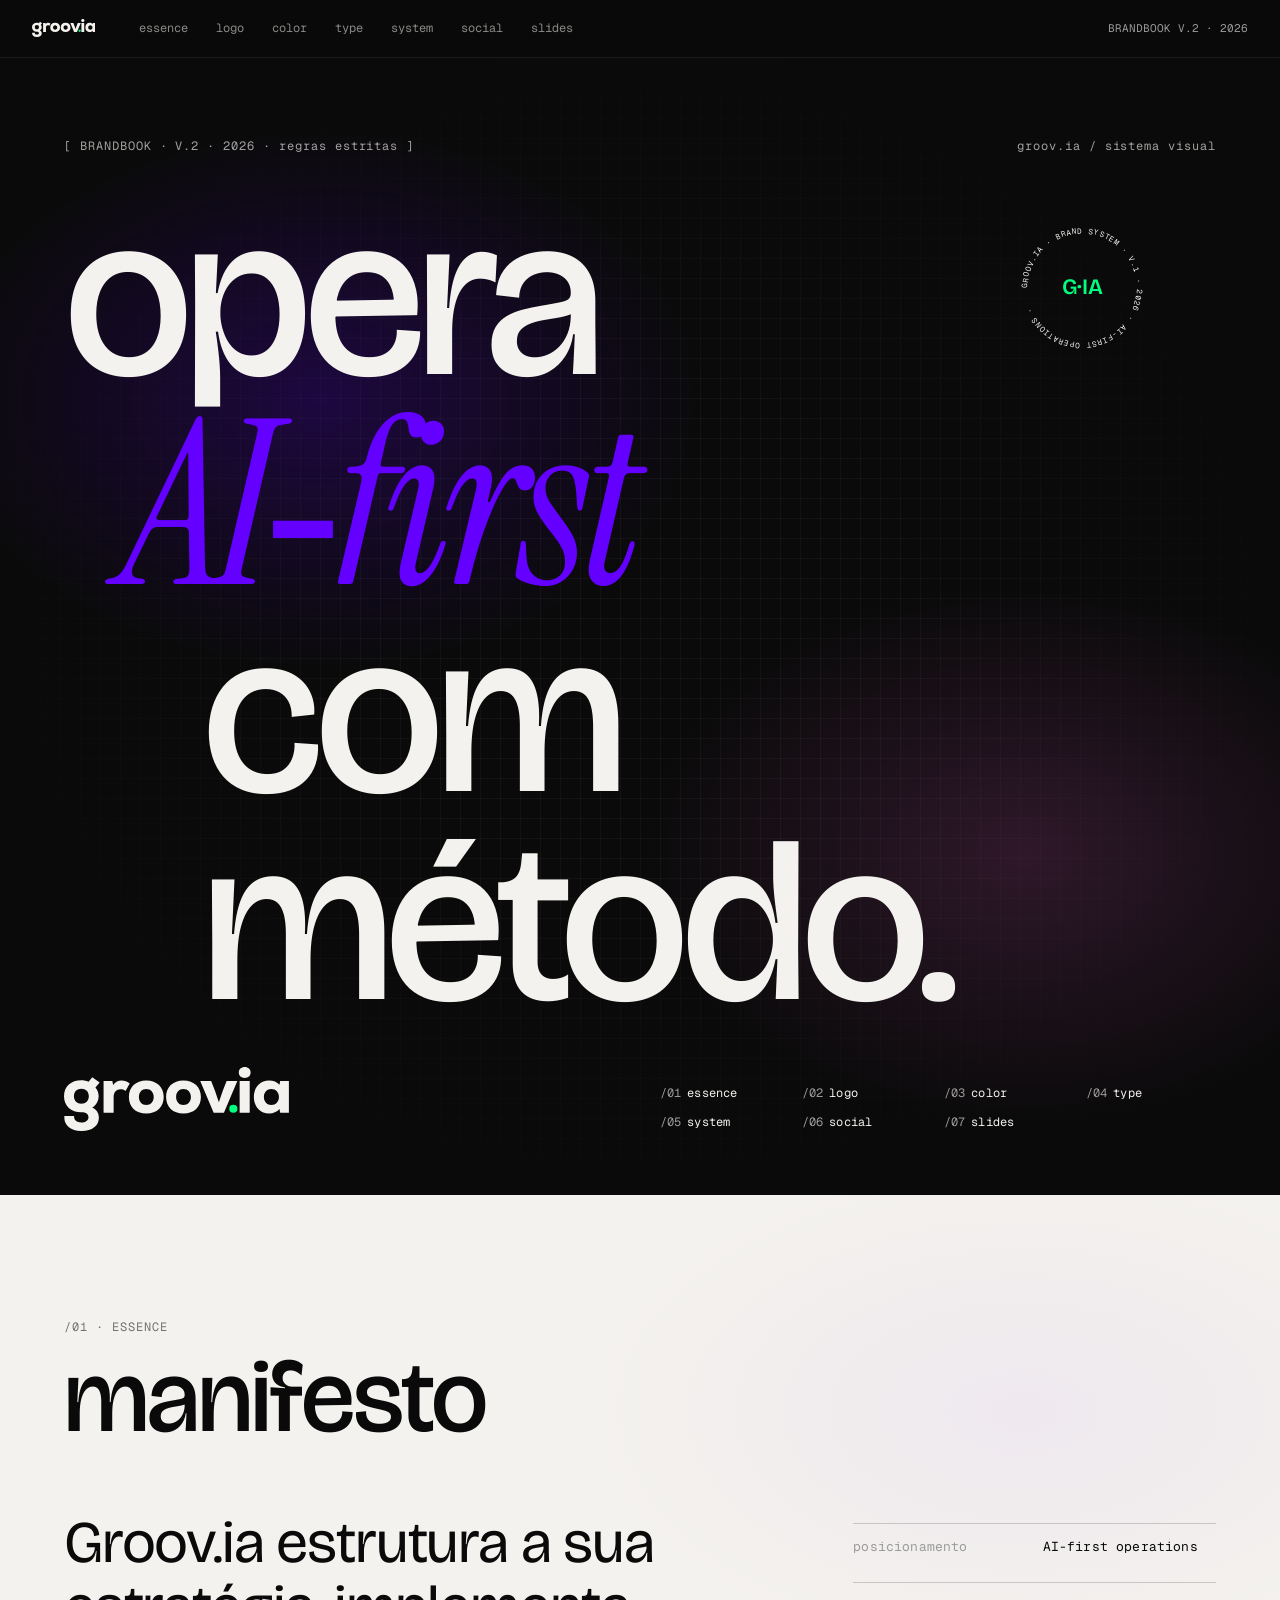
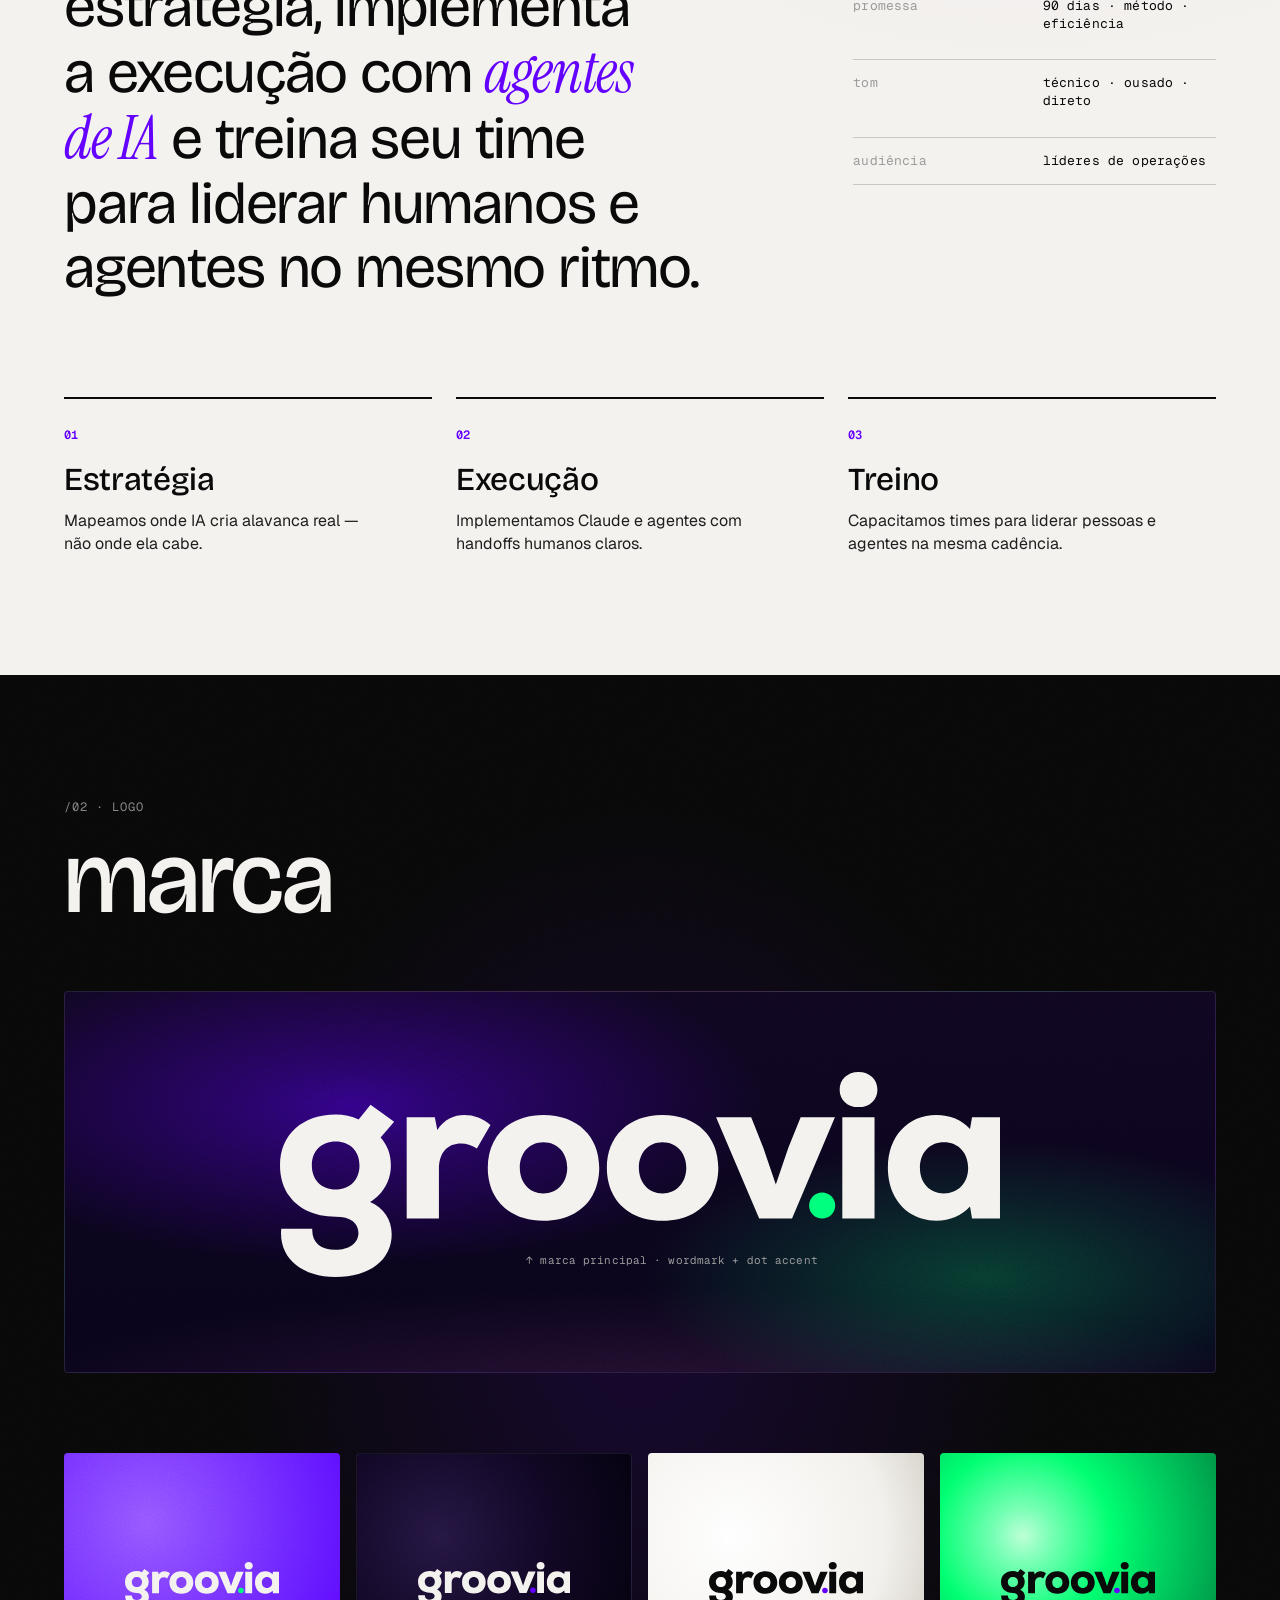
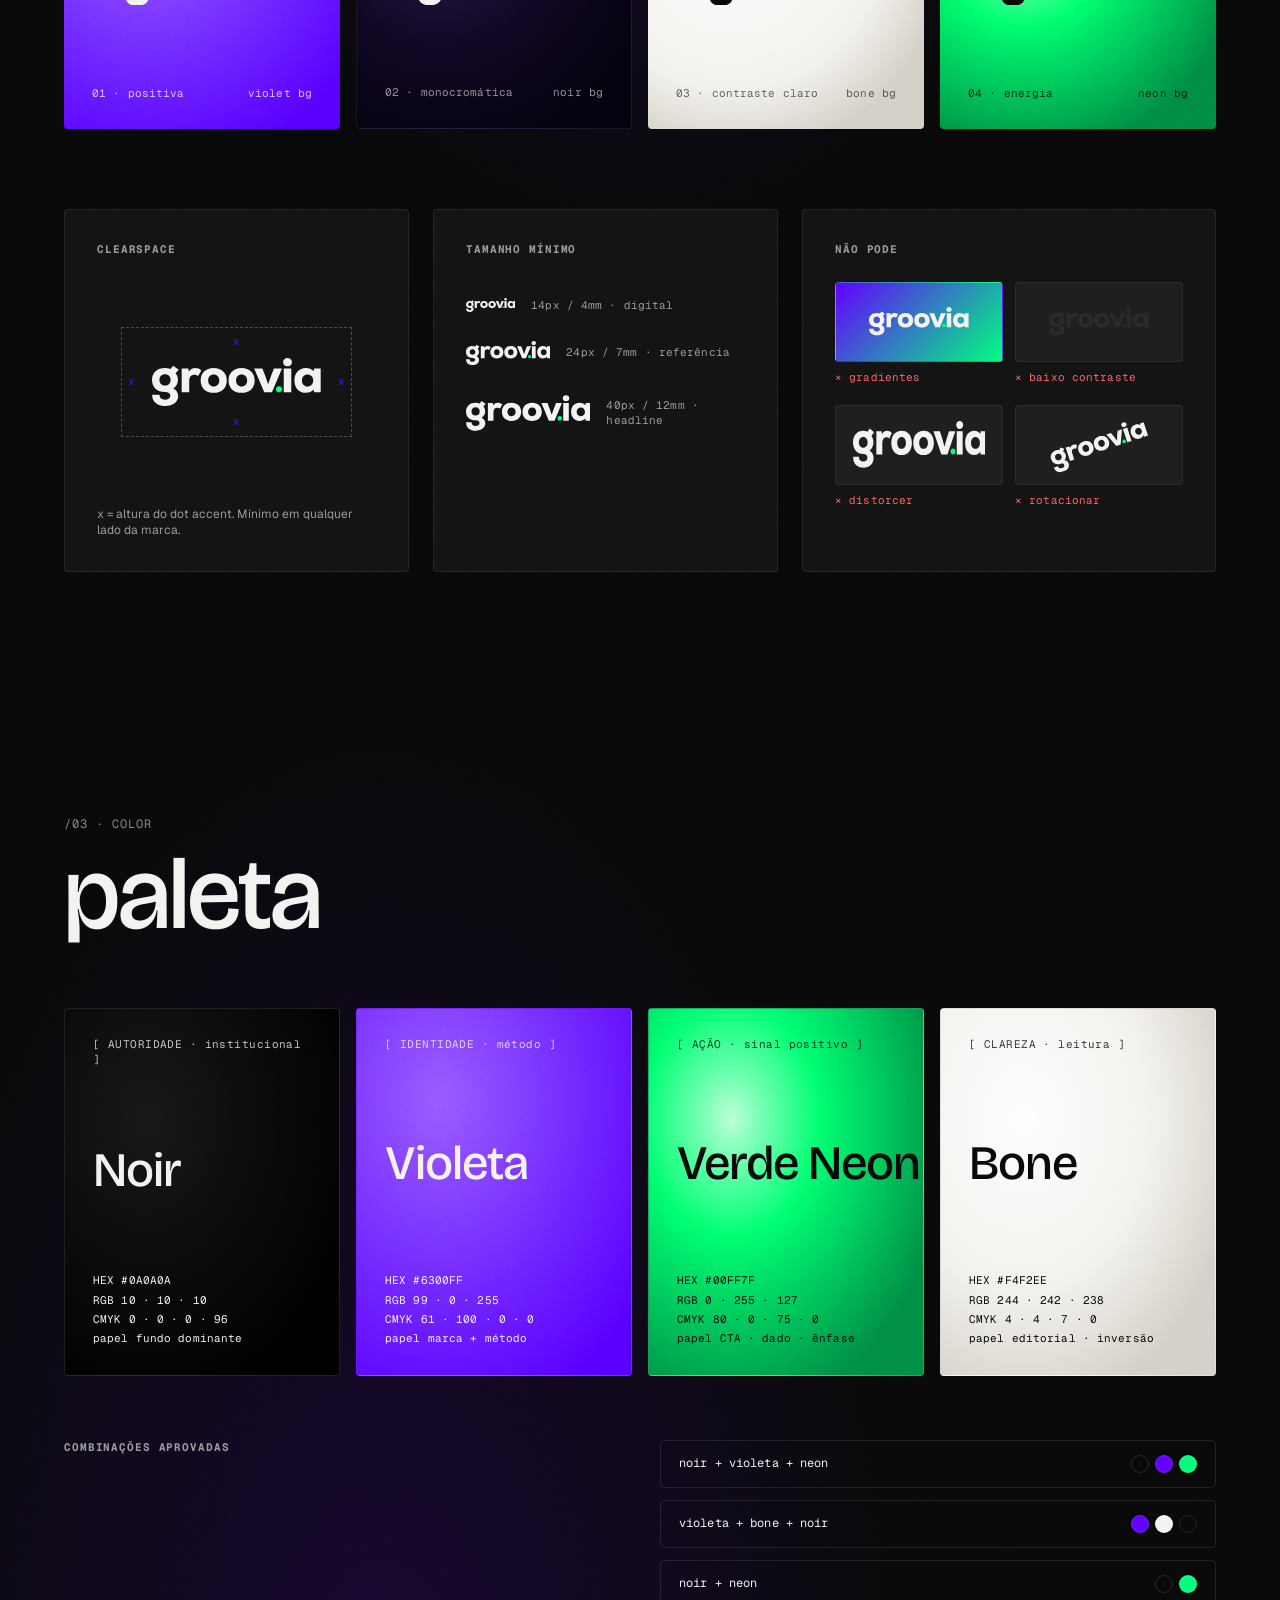
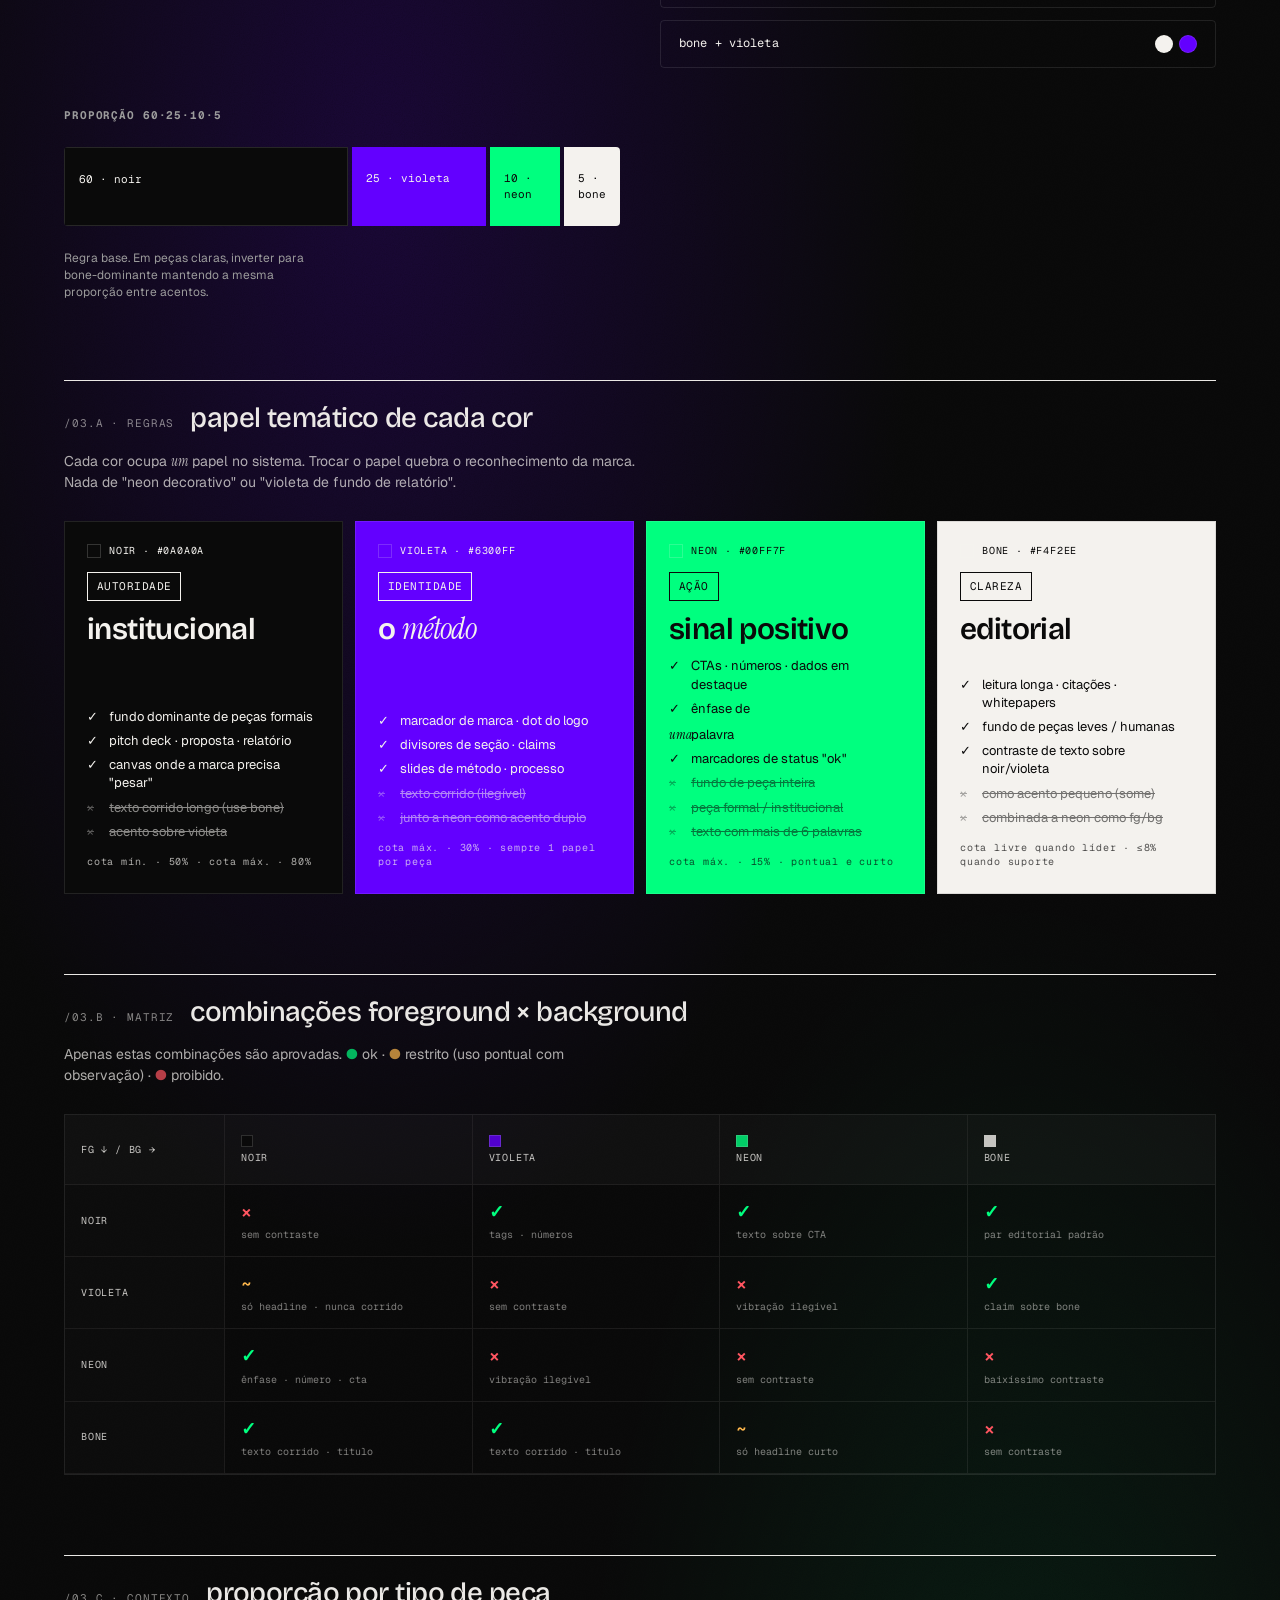
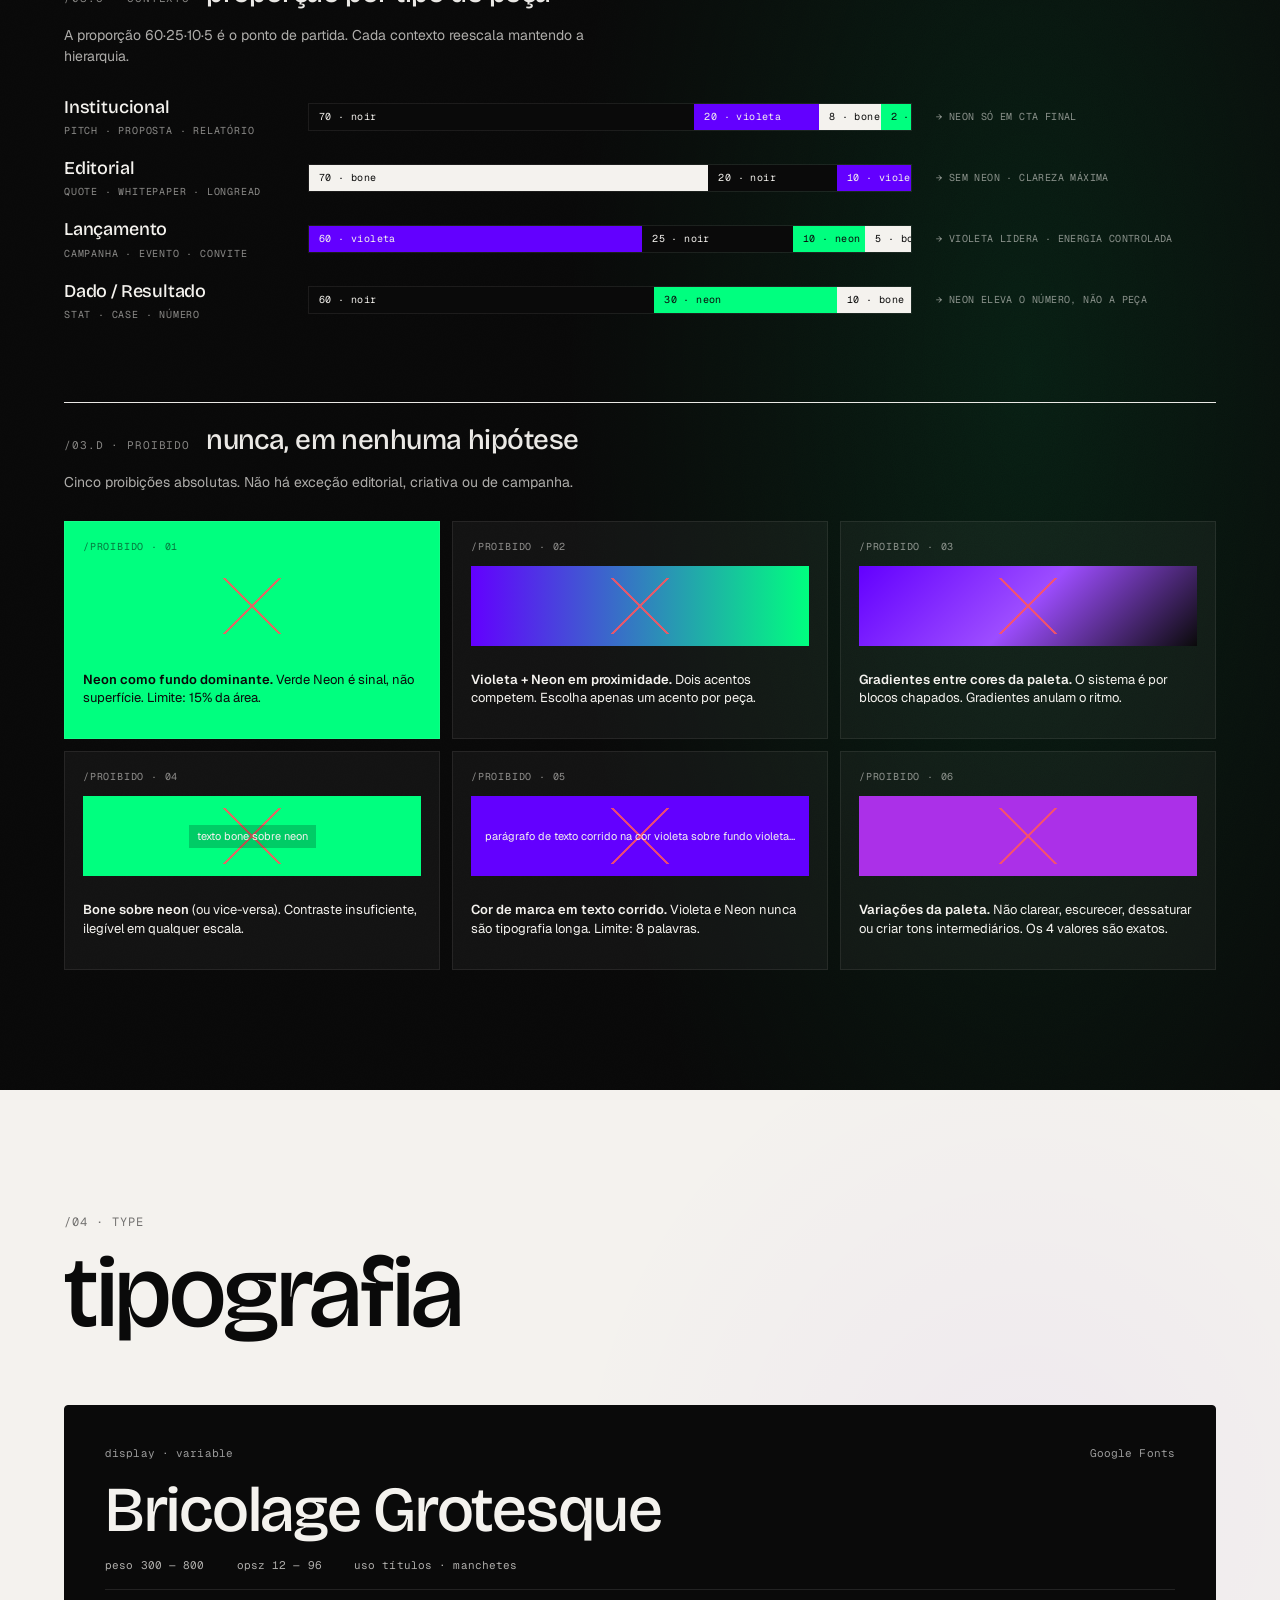
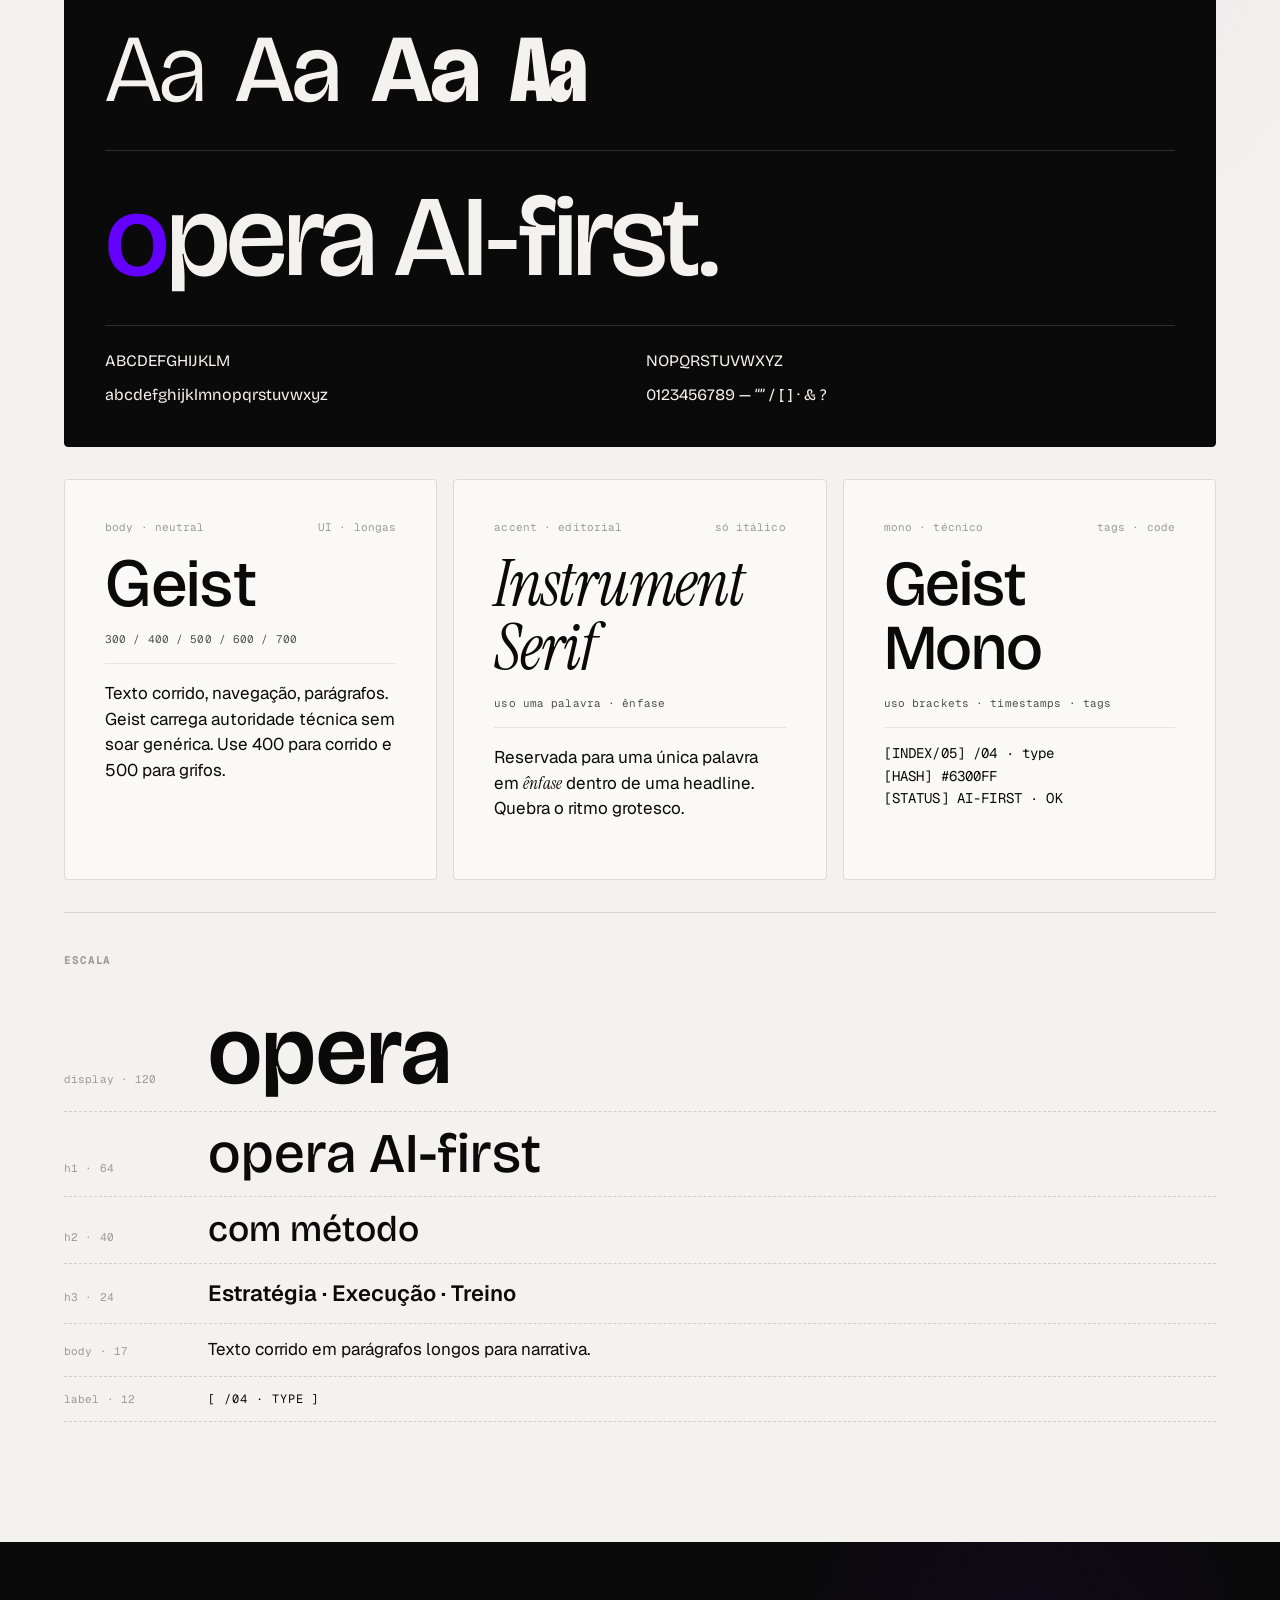
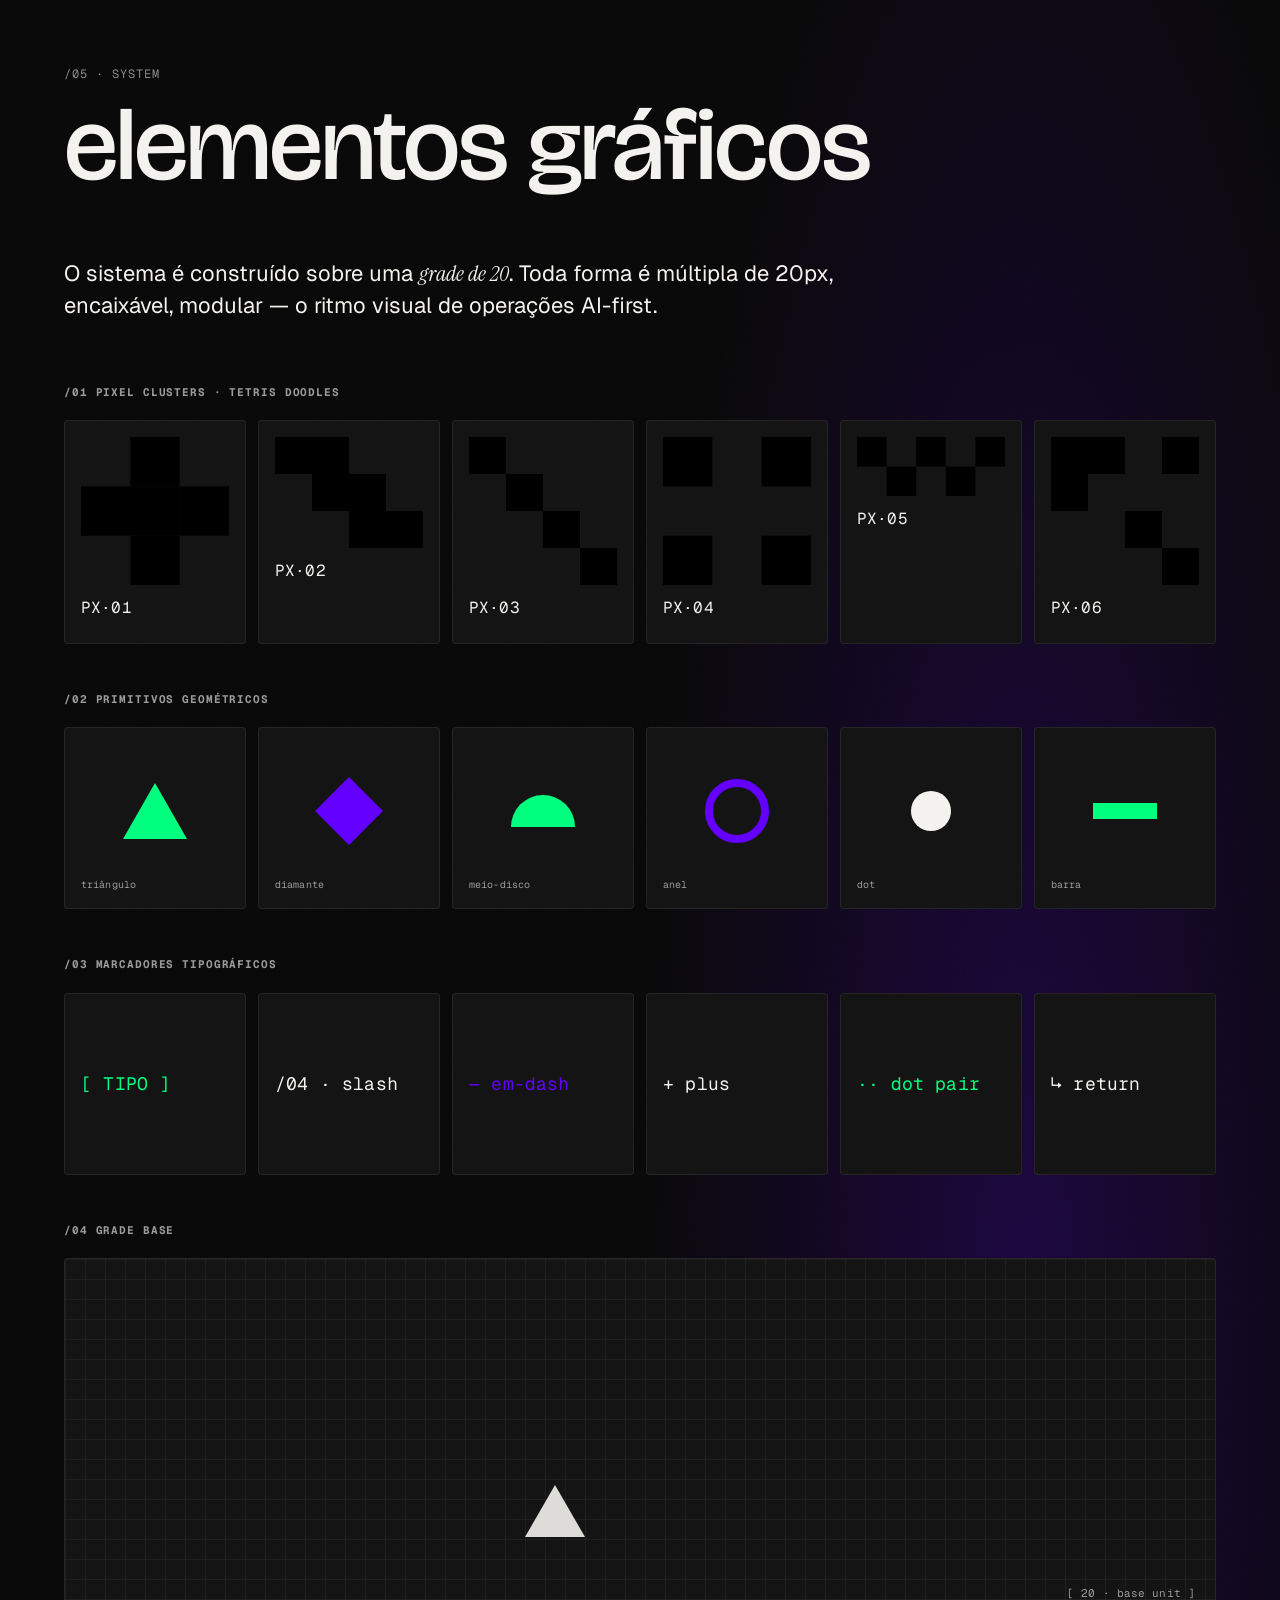
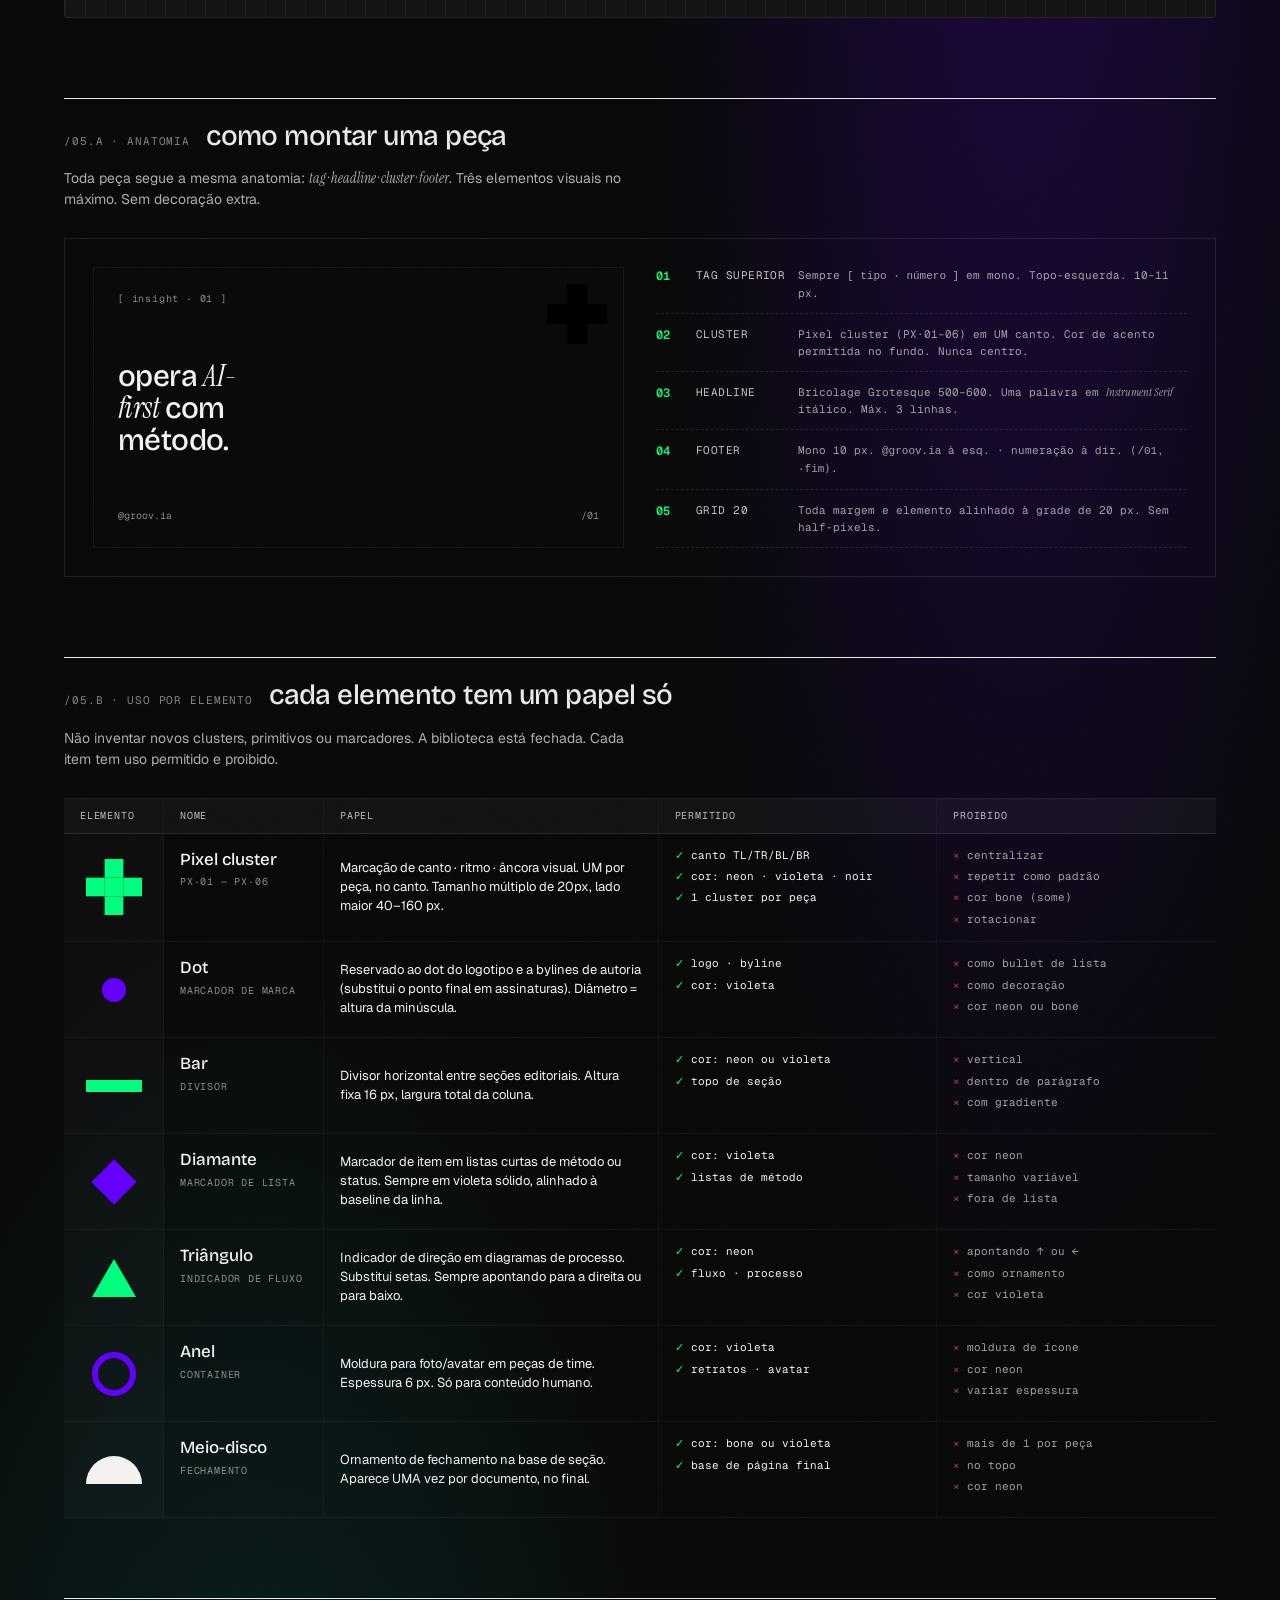
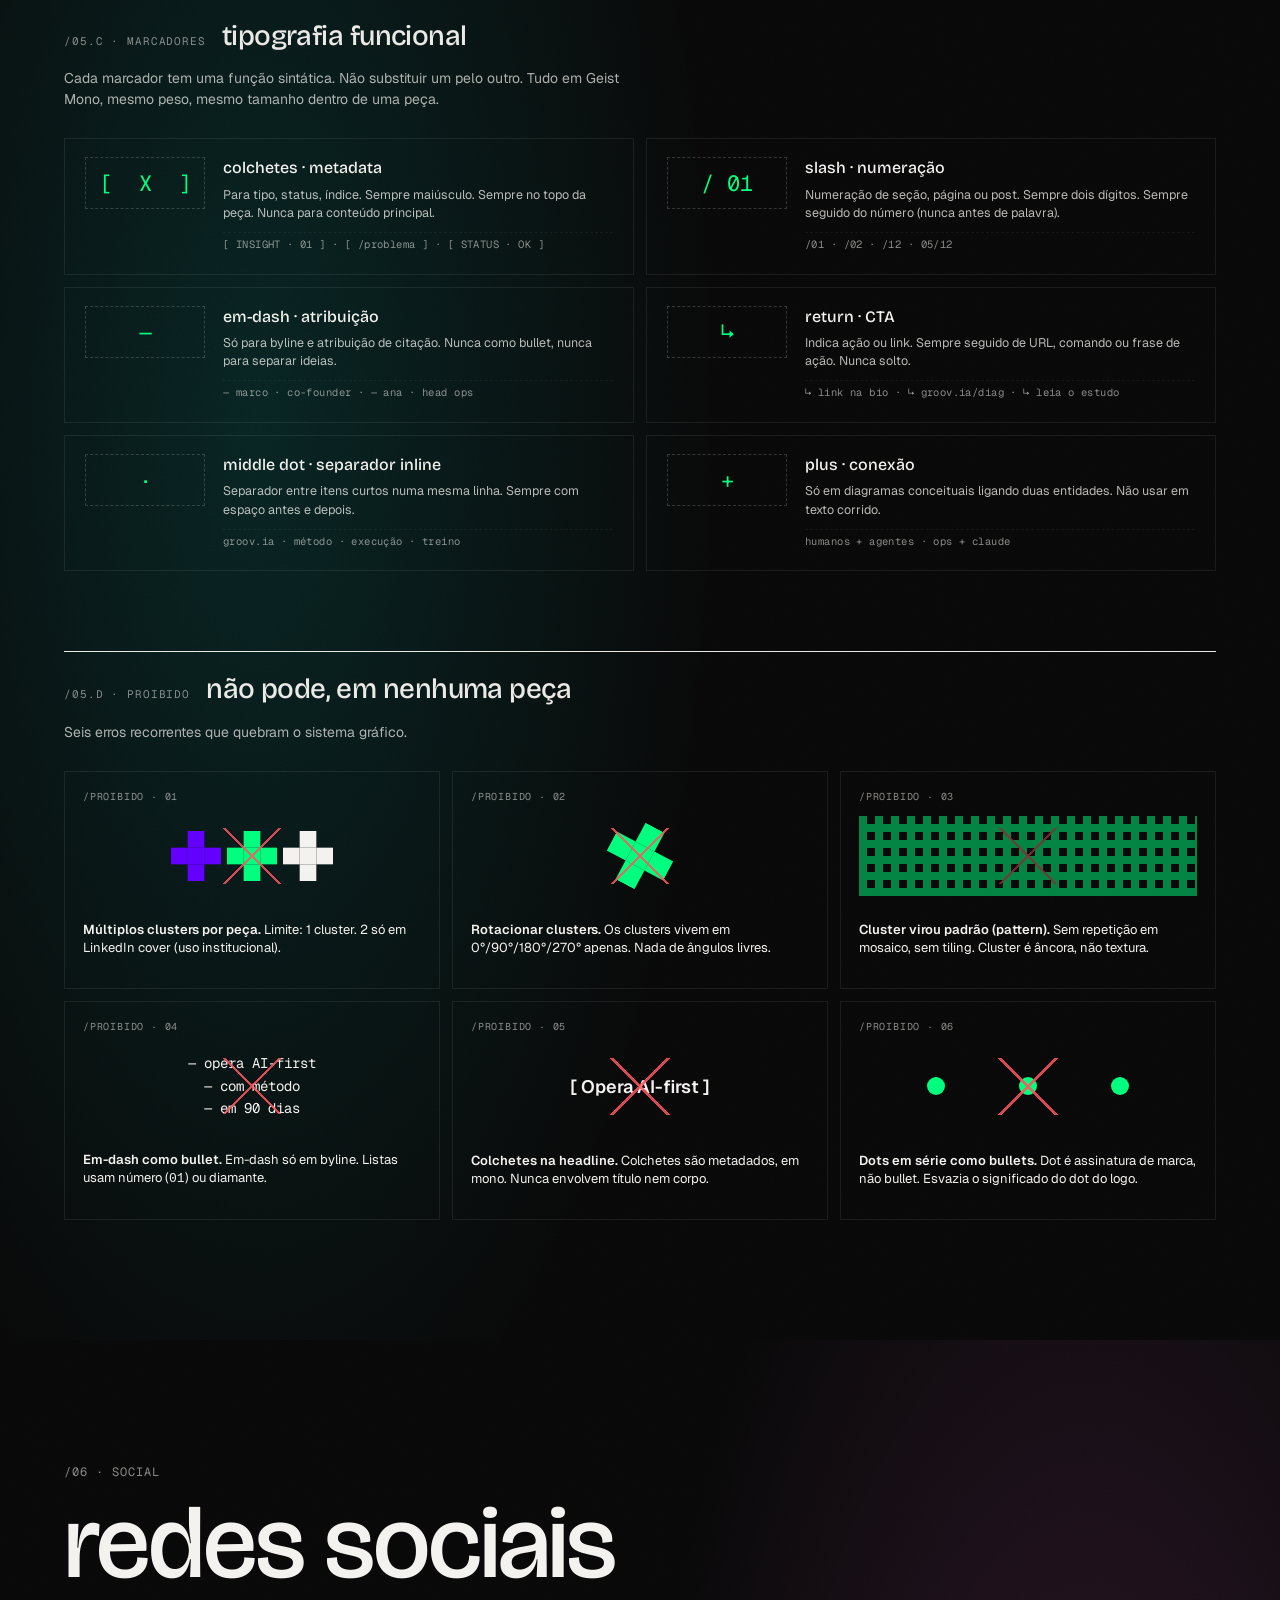
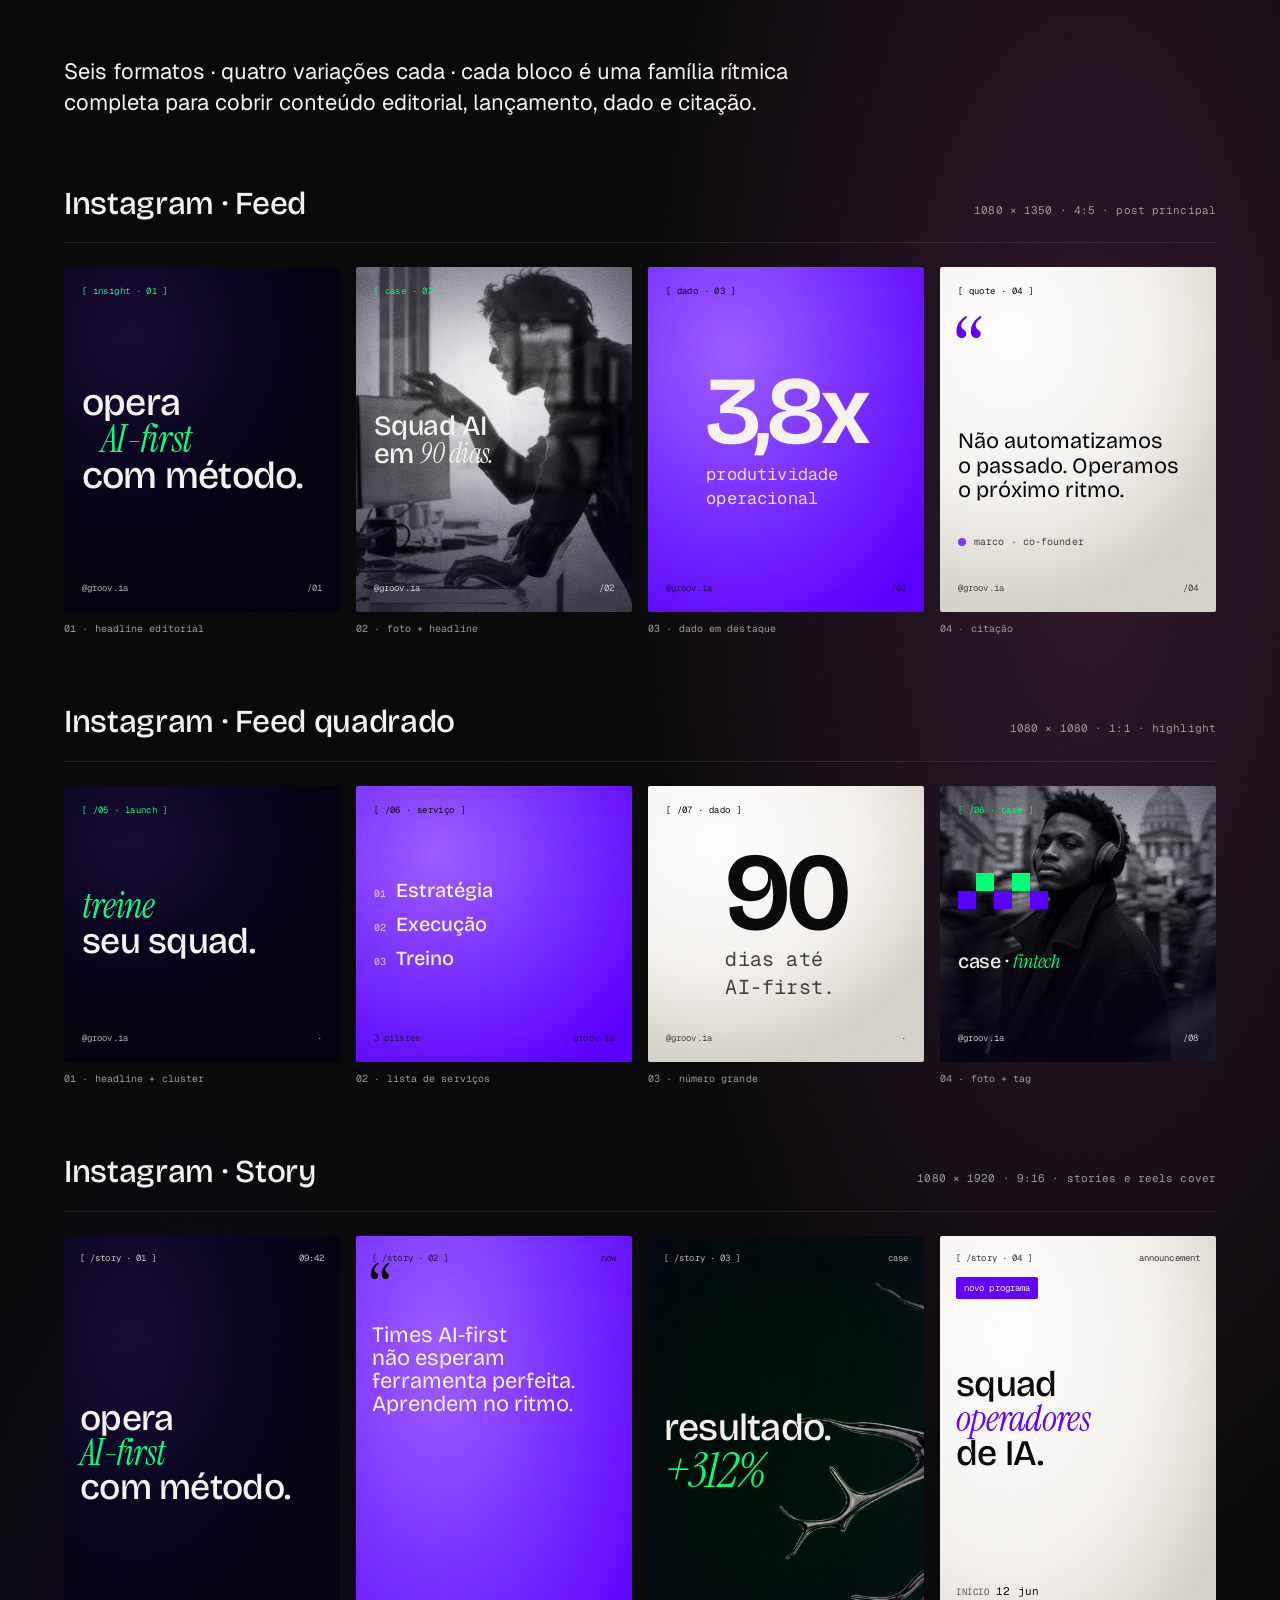
<file: brand-guide-v2.html>
<!DOCTYPE html><html lang="pt-BR"><head>


<meta charset="utf-8">
<meta name="viewport" content="width=device-width,initial-scale=1">
<title>Groov.ia — Brand Guide V.2 · regras estritas</title>
<link rel="preconnect" href="https://fonts.googleapis.com">
<link rel="preconnect" href="https://fonts.gstatic.com" crossorigin="">
<link href="https://fonts.googleapis.com/css2?family=Bricolage+Grotesque:opsz,wght@12..96,300..800&amp;family=Geist:wght@300;400;500;600;700&amp;family=Geist+Mono:wght@400;500;600&amp;family=Instrument+Serif:ital@0;1&amp;display=swap" rel="stylesheet">
<link rel="stylesheet" href="brand-guide.css">
<style>
/* ─── V.2 strict rules additions ─────────────────────────── */
.rules-block { max-width: var(--maxw); margin: 80px auto 0; }
.rules-block .rb-head {
  display: flex; align-items: baseline; gap: 16px;
  border-top: 1px solid currentColor; padding-top: 18px;
  margin-bottom: 28px; opacity: .96;
}
.rules-block .rb-head .rb-num {
  font-family: 'Geist Mono', monospace; font-size: 11px;
  letter-spacing: .08em; text-transform: uppercase; opacity: .55;
}
.rules-block .rb-head h3 {
  margin: 0; font-family: 'Bricolage Grotesque', sans-serif;
  font-weight: 500; font-size: 28px; letter-spacing: -0.02em;
}
.rules-block .rb-lede {
  font-family: 'Geist', sans-serif; font-size: 14px; line-height: 1.5;
  max-width: 64ch; opacity: .7; margin: -16px 0 28px;
}

/* role cards ── one per color */
.role-cards {
  display: grid; grid-template-columns: repeat(4, 1fr); gap: 12px;
  margin-bottom: 56px;
}
.role-card {
  position: relative; padding: 22px 22px 24px;
  border: 1px solid rgba(244,242,238,.1);
  display: flex; flex-direction: column; gap: 14px;
  min-height: 360px;
}
.role-card .rc-chip {
  display: inline-flex; align-items: center; gap: 8px;
  font-family: 'Geist Mono', monospace; font-size: 10px;
  letter-spacing: .08em; text-transform: uppercase;
}
.role-card .rc-chip i {
  display: inline-block; width: 14px; height: 14px;
  border: 1px solid rgba(244,242,238,.18);
}
.role-card .rc-name {
  font-family: 'Bricolage Grotesque', sans-serif;
  font-weight: 600; font-size: 30px; line-height: .95;
  letter-spacing: -0.02em;
}
.role-card .rc-name em {
  font-family: 'Instrument Serif', serif; font-style: italic;
  font-weight: 400;
}
.role-card .rc-theme {
  font-family: 'Geist Mono', monospace; font-size: 11px;
  letter-spacing: .04em; text-transform: uppercase;
  padding: 6px 9px; align-self: flex-start;
  border: 1px solid currentColor;
}
.role-card .rc-list {
  list-style: none; padding: 0; margin: auto 0 0;
  display: flex; flex-direction: column; gap: 6px;
  font-family: 'Geist', sans-serif; font-size: 13px; line-height: 1.4;
}
.role-card .rc-list li {
  display: grid; grid-template-columns: 14px 1fr; gap: 8px;
  align-items: baseline;
}
.role-card .rc-list .ok::before { content: '✓'; color: currentColor; }
.role-card .rc-list .no::before { content: '×'; opacity: .6; }
.role-card .rc-list .no { opacity: .55; text-decoration: line-through; text-decoration-thickness: 1px; text-underline-offset: 2px;}
.role-card .rc-ratio {
  font-family: 'Geist Mono', monospace; font-size: 10px;
  letter-spacing: .08em; opacity: .7;
}

.role-card.r-noir   { background: var(--noir);   color: var(--bone); }
.role-card.r-violet { background: var(--violet); color: var(--bone); }
.role-card.r-neon   { background: var(--neon);   color: var(--noir); }
.role-card.r-bone   { background: var(--bone);   color: var(--noir); border-color: rgba(10,10,10,.1); }

/* pair matrix */
.pair-matrix {
  border: 1px solid rgba(244,242,238,.1);
  display: grid; grid-template-columns: 160px repeat(4, 1fr);
  margin-bottom: 56px;
}
.pair-matrix .pm-cell {
  padding: 14px 16px; min-height: 70px;
  border-right: 1px solid rgba(244,242,238,.08);
  border-bottom: 1px solid rgba(244,242,238,.08);
  display: flex; flex-direction: column; gap: 4px;
  font-family: 'Geist Mono', monospace; font-size: 11px;
  position: relative; justify-content: center;
}
.pair-matrix .pm-cell:nth-child(5n) { border-right: 0; }
.pair-matrix .pm-cell.head {
  background: rgba(244,242,238,.04);
  text-transform: uppercase; letter-spacing: .08em;
  font-size: 10px; opacity: .8;
}
.pair-matrix .pm-cell.head .pm-dot {
  width: 12px; height: 12px; border: 1px solid rgba(244,242,238,.2);
  display: inline-block; margin-right: 6px; vertical-align: middle;
}
.pair-matrix .pm-cell.row-label {
  background: rgba(244,242,238,.02);
  text-transform: uppercase; letter-spacing: .08em;
  font-size: 10px; opacity: .8;
}
.pair-matrix .pm-status {
  font-family: 'Geist Mono', monospace; font-size: 18px;
  font-weight: 600; letter-spacing: 0;
}
.pair-matrix .pm-status.ok    { color: var(--neon); }
.pair-matrix .pm-status.warn  { color: #ffb84d; }
.pair-matrix .pm-status.no    { color: #ff5560; }
.pair-matrix .pm-note {
  font-size: 10px; opacity: .5; letter-spacing: 0; text-transform: none;
}

/* context ratio rows */
.context-ratios { display: flex; flex-direction: column; gap: 18px; margin-bottom: 56px; }
.ctx-row { display: grid; grid-template-columns: 220px 1fr 280px; gap: 24px; align-items: center; }
.ctx-row .ctx-name {
  font-family: 'Bricolage Grotesque', sans-serif; font-weight: 500;
  font-size: 18px; letter-spacing: -0.01em;
}
.ctx-row .ctx-name span {
  display: block; font-family: 'Geist Mono', monospace;
  font-size: 10px; letter-spacing: .08em; text-transform: uppercase;
  opacity: .55; margin-top: 4px; font-weight: 400;
}
.ctx-row .ctx-bar {
  display: flex; height: 28px; overflow: hidden;
  border: 1px solid rgba(244,242,238,.08);
}
.ctx-row .ctx-bar > span {
  display: flex; align-items: center; padding: 0 10px;
  font-family: 'Geist Mono', monospace; font-size: 10px;
  letter-spacing: .04em; min-width: 0; white-space: nowrap;
  overflow: hidden;
}
.ctx-row .ctx-note {
  font-family: 'Geist Mono', monospace; font-size: 10px;
  opacity: .55; letter-spacing: .04em; text-transform: uppercase;
}

/* forbidden chips */
.forbid-grid {
  display: grid; grid-template-columns: repeat(3, 1fr); gap: 12px;
}
.forbid-cell {
  border: 1px solid rgba(244,242,238,.08); padding: 18px;
  display: flex; flex-direction: column; gap: 12px; min-height: 160px;
}
.forbid-cell .fc-tag {
  font-family: 'Geist Mono', monospace; font-size: 10px;
  letter-spacing: .08em; text-transform: uppercase; opacity: .55;
}
.forbid-cell .fc-demo {
  flex: 1; display: flex; align-items: center; justify-content: center;
  position: relative; min-height: 80px; overflow: hidden;
}
.forbid-cell .fc-demo::after {
  content: ''; position: absolute; inset: 12px;
  background:
    linear-gradient(135deg, transparent 49.5%, #ff5560 49.5%, #ff5560 50.5%, transparent 50.5%),
    linear-gradient(45deg, transparent 49.5%, #ff5560 49.5%, #ff5560 50.5%, transparent 50.5%);
  pointer-events: none; opacity: .85;
}
.forbid-cell .fc-text {
  font-family: 'Geist', sans-serif; font-size: 13px; line-height: 1.4;
}
.forbid-cell .fc-text b { font-weight: 600; }

/* ─── graphic-element usage rules ─────────────────────────── */
.usage-table {
  border-top: 1px solid rgba(244,242,238,.1);
}
.usage-row {
  display: grid; grid-template-columns: 100px 160px 1.2fr 1fr 1fr;
  border-bottom: 1px solid rgba(244,242,238,.06);
  align-items: stretch; min-height: 96px;
}
.usage-row > div {
  padding: 14px 16px; display: flex; align-items: center;
  border-right: 1px solid rgba(244,242,238,.04);
}
.usage-row > div:last-child { border-right: 0; }
.usage-row .u-glyph {
  justify-content: center; background: rgba(244,242,238,.02);
}
.usage-row .u-glyph svg, .usage-row .u-glyph .uel { width: 56px; height: 56px; }
.usage-row .u-name {
  flex-direction: column; align-items: flex-start; gap: 4px;
  font-family: 'Bricolage Grotesque', sans-serif; font-weight: 500;
  font-size: 17px;
}
.usage-row .u-name span {
  font-family: 'Geist Mono', monospace; font-size: 10px;
  letter-spacing: .08em; text-transform: uppercase; opacity: .55;
  font-weight: 400;
}
.usage-row .u-text {
  font-family: 'Geist', sans-serif; font-size: 13px; line-height: 1.45;
}
.usage-row .u-allow, .usage-row .u-deny {
  flex-direction: column; gap: 6px; align-items: flex-start;
  font-family: 'Geist Mono', monospace; font-size: 11px; line-height: 1.4;
}
.usage-row .u-allow span::before { content: '✓ '; color: var(--neon); }
.usage-row .u-deny  span::before { content: '× '; color: #ff5560; }
.usage-row .u-deny  span { opacity: .65; }
.usage-row.head {
  background: rgba(244,242,238,.04); min-height: auto;
  border-bottom: 1px solid rgba(244,242,238,.1);
}
.usage-row.head > div {
  font-family: 'Geist Mono', monospace; font-size: 10px;
  letter-spacing: .08em; text-transform: uppercase; opacity: .75;
  padding: 10px 16px;
}

/* mini icons for usage table */
.uel { display: block; position: relative; }
.uel-dot { width: 24px !important; height: 24px !important; border-radius: 50%; background: var(--violet); margin: auto; }
.uel-bar { width: 56px !important; height: 12px !important; background: var(--neon); margin: auto; }
.uel-dia { width: 32px !important; height: 32px !important; background: var(--violet); transform: rotate(45deg); margin: auto; }
.uel-tri { width: 0 !important; height: 0 !important; border-left: 22px solid transparent; border-right: 22px solid transparent; border-bottom: 38px solid var(--neon); margin: auto; }
.uel-ring { width: 44px !important; height: 44px !important; border: 6px solid var(--violet); border-radius: 50%; margin: auto; }
.uel-half { width: 56px !important; height: 28px !important; background: var(--bone); border-radius: 56px 56px 0 0; margin: auto; }
.uel-px { width: 56px !important; height: 56px !important; margin: auto; }

/* anatomy panel */
.anatomy {
  border: 1px solid rgba(244,242,238,.1);
  padding: 28px; margin-bottom: 56px;
  display: grid; grid-template-columns: 1fr 1fr; gap: 32px;
}
.anatomy .an-stage {
  position: relative; background: var(--noir);
  border: 1px solid rgba(244,242,238,.06);
  min-height: 280px; padding: 24px;
  display: flex; flex-direction: column; justify-content: space-between;
}
.anatomy .an-stage .an-tag {
  font-family: 'Geist Mono', monospace; font-size: 10px;
  color: var(--bone); opacity: .55; letter-spacing: .08em;
}
.anatomy .an-stage .an-title {
  font-family: 'Bricolage Grotesque', sans-serif; font-weight: 500;
  font-size: 30px; color: var(--bone); line-height: 1.05;
  letter-spacing: -0.02em; max-width: 8ch;
}
.anatomy .an-stage .an-title em {
  font-family: 'Instrument Serif', serif; font-style: italic; font-weight: 400;
}
.anatomy .an-stage .an-cluster {
  position: absolute; top: 16px; right: 16px;
  width: 60px; height: 60px;
}
.anatomy .an-stage .an-cluster svg { width: 100%; height: 100%; fill: var(--neon); }
.anatomy .an-stage .an-foot {
  font-family: 'Geist Mono', monospace; font-size: 10px;
  color: var(--bone); opacity: .55;
  display: flex; justify-content: space-between;
}
.anatomy .an-callouts {
  display: flex; flex-direction: column; gap: 12px;
  font-family: 'Geist Mono', monospace; font-size: 11px; line-height: 1.5;
}
.anatomy .an-callouts .ac-line {
  display: grid; grid-template-columns: 28px 90px 1fr; gap: 12px;
  align-items: flex-start;
  border-bottom: 1px dashed rgba(244,242,238,.1); padding-bottom: 12px;
}
.anatomy .an-callouts .ac-num {
  font-weight: 600; color: var(--neon); font-size: 12px;
}
.anatomy .an-callouts .ac-label {
  text-transform: uppercase; letter-spacing: .04em; opacity: .8;
}
.anatomy .an-callouts .ac-rule { opacity: .65; font-size: 11px; }

/* legend for marcadores */
.marker-rules {
  display: grid; grid-template-columns: repeat(2, 1fr); gap: 12px;
  margin-bottom: 56px;
}
.mr-cell {
  border: 1px solid rgba(244,242,238,.08); padding: 18px 20px;
  display: grid; grid-template-columns: 120px 1fr; gap: 18px; align-items: start;
}
.mr-cell .mr-glyph {
  font-family: 'Geist Mono', monospace; font-size: 22px;
  letter-spacing: 0; line-height: 1;
  padding: 14px 0; text-align: center;
  border: 1px dashed rgba(244,242,238,.18);
  color: var(--neon);
}
.mr-cell .mr-body { display: flex; flex-direction: column; gap: 6px; }
.mr-cell .mr-title {
  font-family: 'Bricolage Grotesque', sans-serif; font-weight: 500;
  font-size: 16px;
}
.mr-cell .mr-rule {
  font-family: 'Geist', sans-serif; font-size: 12.5px;
  line-height: 1.45; opacity: .75;
}
.mr-cell .mr-eg {
  font-family: 'Geist Mono', monospace; font-size: 10.5px;
  letter-spacing: .04em; padding: 4px 0; opacity: .55;
  border-top: 1px dashed rgba(244,242,238,.1); margin-top: 4px;
}

/* ─── light variants for bone sections ────────────────── */
.band-bone .rules-block .rb-head { border-color: rgba(10,10,10,.2); }
.band-bone .role-card { border-color: rgba(10,10,10,.1); }
.band-bone .role-card .rc-chip i { border-color: rgba(10,10,10,.15); }
.band-bone .pair-matrix { border-color: rgba(10,10,10,.1); }
.band-bone .pair-matrix .pm-cell { border-color: rgba(10,10,10,.06); }
.band-bone .pair-matrix .pm-cell.head { background: rgba(10,10,10,.04); }
.band-bone .pair-matrix .pm-cell.row-label { background: rgba(10,10,10,.02); }
.band-bone .usage-table { border-color: rgba(10,10,10,.1); }
.band-bone .usage-row { border-color: rgba(10,10,10,.06); }
.band-bone .usage-row > div { border-color: rgba(10,10,10,.04); }
.band-bone .usage-row .u-glyph { background: rgba(10,10,10,.02); }
.band-bone .usage-row.head { background: rgba(10,10,10,.04); border-color: rgba(10,10,10,.1); }
.band-bone .anatomy { border-color: rgba(10,10,10,.1); }
.band-bone .forbid-cell { border-color: rgba(10,10,10,.08); }
.band-bone .mr-cell { border-color: rgba(10,10,10,.08); }
.band-bone .mr-cell .mr-glyph { border-color: rgba(10,10,10,.2); color: var(--violet); }
.band-bone .mr-cell .mr-eg { border-color: rgba(10,10,10,.1); }
</style>
</head>
<body class="dark" style="">

<!-- ──────────────────────────────────────────────────────────────────
     NAV (sticky chips)
─────────────────────────────────────────────────────────────────── -->
<nav class="nav" data-screen-label="nav">
  <a class="nav-mark" href="#cover">
    <svg viewBox="0 0 490.39 139.55" aria-label="Groov.ia"><g>
        <path d="M76.07,110.47c0,17.62-15.1,29.09-38.31,29.09S-1.12,126.27.84,106.69h21.11c-.42,9.23,5.45,14.4,15.8,14.4,9.37,0,15.66-4.61,15.66-11.47s-5.45-11.05-15.38-11.05C14.96,98.58,0,84.88,0,63.62S15.66,28.95,37.89,28.95c5.59,0,10.91,1.12,15.66,3.36l8.11-10.07,16.08,11.61-9.23,10.77c4.75,5.45,6.99,11.47,6.99,19.02,0,10.35-5.17,19.3-14.12,24.89,9.37,4.19,14.68,12.03,14.68,21.95ZM54.12,63.62c0-9.79-6.43-16.22-16.22-16.22s-16.22,6.43-16.22,16.22,6.57,16.36,16.22,16.36,16.22-6.57,16.22-16.36Z"></path>
        <path d="M143.33,36.08l-9.23,16.08c-3.92-2.52-6.99-3.5-10.77-3.5-9.09,0-15.1,5.87-15.1,17.62v33.56h-21.95V30.76h19.16l1.68,8.67c4.75-7.27,11.33-10.21,18.46-10.21,6.15,0,13,2.24,17.76,6.85Z"></path>
        <path d="M141.51,65.3c0-21.53,14.68-36.08,37.89-36.08s38.03,14.54,38.03,36.08-14.68,36.08-38.03,36.08-37.89-14.54-37.89-36.08ZM195.63,65.3c0-10.07-6.43-17.48-16.22-17.48s-16.08,7.41-16.08,17.48,6.43,17.48,16.08,17.48,16.22-7.41,16.22-17.48Z"></path>
        <path d="M222.62,65.3c0-21.53,14.68-36.08,37.89-36.08s38.03,14.54,38.03,36.08-14.68,36.08-38.03,36.08-37.89-14.54-37.89-36.08ZM276.73,65.3c0-10.07-6.43-17.48-16.22-17.48s-16.08,7.41-16.08,17.48,6.43,17.48,16.08,17.48,16.22-7.41,16.22-17.48Z"></path>
        <path d="M377.97,30.76l-29.22,69.08h-22.37l-29.36-69.08h23.91l8.25,20.83,8.53,25.03,8.53-25.03,8.39-20.83h23.35Z"></path>
        <path d="M381.19,12.03c0-6.99,5.31-12.03,12.86-12.03s12.86,5.03,12.86,12.03-5.31,11.89-12.86,11.89-12.86-4.89-12.86-11.89ZM383,30.76h21.95v69.08h-21.95V30.76Z"></path>
        <path d="M490.39,30.76v69.08h-19.02l-1.4-8.25c-5.73,6.29-13.56,9.65-22.93,9.65-19.44,0-33-14.68-33-35.94s13.56-35.94,33-35.94c9.37,0,17.34,3.36,22.93,9.51l1.4-8.11h19.02ZM468.72,65.3c0-10.35-6.71-17.48-16.5-17.48s-16.36,7.13-16.36,17.48,6.71,17.48,16.36,17.48,16.5-7.13,16.5-17.48Z"></path>
      </g>
      <circle class="gm-dot" cx="369.27" cy="90.96" r="8.88"></circle></svg>
  </a>
  <div class="nav-chips">
    <a href="#essence">essence</a>
    <a href="#logo">logo</a>
    <a href="#color">color</a>
    <a href="#type">type</a>
    <a href="#system">system</a>
    <a href="#social">social</a>
    <a href="#slides">slides</a>
  </div>
  <span class="nav-meta">BRANDBOOK V.2 · 2026</span>
</nav>

<!-- Reusable SVG defs -->
<svg width="0" height="0" style="position:absolute" aria-hidden="true">
  <defs>
    <!-- Grain / noise filter for backgrounds + pill surfaces -->
    <filter id="noise" x="0" y="0" width="100%" height="100%">
      <feTurbulence type="fractalNoise" baseFrequency="0.9" numOctaves="2" stitchTiles="stitch" seed="3"></feTurbulence>
      <feColorMatrix values="0 0 0 0 0  0 0 0 0 0  0 0 0 0 0  0 0 0 .8 0"></feColorMatrix>
    </filter>
    <symbol id="groovia-mark" viewBox="0 0 490.39 139.55">
      <g>
        <path d="M76.07,110.47c0,17.62-15.1,29.09-38.31,29.09S-1.12,126.27.84,106.69h21.11c-.42,9.23,5.45,14.4,15.8,14.4,9.37,0,15.66-4.61,15.66-11.47s-5.45-11.05-15.38-11.05C14.96,98.58,0,84.88,0,63.62S15.66,28.95,37.89,28.95c5.59,0,10.91,1.12,15.66,3.36l8.11-10.07,16.08,11.61-9.23,10.77c4.75,5.45,6.99,11.47,6.99,19.02,0,10.35-5.17,19.3-14.12,24.89,9.37,4.19,14.68,12.03,14.68,21.95ZM54.12,63.62c0-9.79-6.43-16.22-16.22-16.22s-16.22,6.43-16.22,16.22,6.57,16.36,16.22,16.36,16.22-6.57,16.22-16.36Z"></path>
        <path d="M143.33,36.08l-9.23,16.08c-3.92-2.52-6.99-3.5-10.77-3.5-9.09,0-15.1,5.87-15.1,17.62v33.56h-21.95V30.76h19.16l1.68,8.67c4.75-7.27,11.33-10.21,18.46-10.21,6.15,0,13,2.24,17.76,6.85Z"></path>
        <path d="M141.51,65.3c0-21.53,14.68-36.08,37.89-36.08s38.03,14.54,38.03,36.08-14.68,36.08-38.03,36.08-37.89-14.54-37.89-36.08ZM195.63,65.3c0-10.07-6.43-17.48-16.22-17.48s-16.08,7.41-16.08,17.48,6.43,17.48,16.08,17.48,16.22-7.41,16.22-17.48Z"></path>
        <path d="M222.62,65.3c0-21.53,14.68-36.08,37.89-36.08s38.03,14.54,38.03,36.08-14.68,36.08-38.03,36.08-37.89-14.54-37.89-36.08ZM276.73,65.3c0-10.07-6.43-17.48-16.22-17.48s-16.08,7.41-16.08,17.48,6.43,17.48,16.08,17.48,16.22-7.41,16.22-17.48Z"></path>
        <path d="M377.97,30.76l-29.22,69.08h-22.37l-29.36-69.08h23.91l8.25,20.83,8.53,25.03,8.53-25.03,8.39-20.83h23.35Z"></path>
        <path d="M381.19,12.03c0-6.99,5.31-12.03,12.86-12.03s12.86,5.03,12.86,12.03-5.31,11.89-12.86,11.89-12.86-4.89-12.86-11.89ZM383,30.76h21.95v69.08h-21.95V30.76Z"></path>
        <path d="M490.39,30.76v69.08h-19.02l-1.4-8.25c-5.73,6.29-13.56,9.65-22.93,9.65-19.44,0-33-14.68-33-35.94s13.56-35.94,33-35.94c9.37,0,17.34,3.36,22.93,9.51l1.4-8.11h19.02ZM468.72,65.3c0-10.35-6.71-17.48-16.5-17.48s-16.36,7.13-16.36,17.48,6.71,17.48,16.36,17.48,16.5-7.13,16.5-17.48Z"></path>
      </g>
      <circle class="gm-dot" cx="369.27" cy="90.96" r="8.88"></circle>
    </symbol>

    <!-- Pixel cluster doodles (tetris-like) -->
    <symbol id="px-1" viewBox="0 0 60 60"><rect x="0" y="20" width="20" height="20"></rect><rect x="20" y="0" width="20" height="20"></rect><rect x="20" y="20" width="20" height="20"></rect><rect x="40" y="20" width="20" height="20"></rect><rect x="20" y="40" width="20" height="20"></rect></symbol>
    <symbol id="px-2" viewBox="0 0 80 60"><rect x="0" y="0" width="20" height="20"></rect><rect x="20" y="0" width="20" height="20"></rect><rect x="20" y="20" width="20" height="20"></rect><rect x="40" y="20" width="20" height="20"></rect><rect x="40" y="40" width="20" height="20"></rect><rect x="60" y="40" width="20" height="20"></rect></symbol>
    <symbol id="px-3" viewBox="0 0 80 80"><rect x="0" y="0" width="20" height="20"></rect><rect x="20" y="20" width="20" height="20"></rect><rect x="40" y="40" width="20" height="20"></rect><rect x="60" y="60" width="20" height="20"></rect></symbol>
    <symbol id="px-4" viewBox="0 0 60 60"><rect x="0" y="0" width="20" height="20"></rect><rect x="40" y="0" width="20" height="20"></rect><rect x="0" y="40" width="20" height="20"></rect><rect x="40" y="40" width="20" height="20"></rect></symbol>
    <symbol id="px-5" viewBox="0 0 100 40"><rect x="0" y="0" width="20" height="20"></rect><rect x="20" y="20" width="20" height="20"></rect><rect x="40" y="0" width="20" height="20"></rect><rect x="60" y="20" width="20" height="20"></rect><rect x="80" y="0" width="20" height="20"></rect></symbol>
    <symbol id="px-6" viewBox="0 0 80 80"><rect x="0" y="0" width="20" height="20"></rect><rect x="20" y="0" width="20" height="20"></rect><rect x="60" y="0" width="20" height="20"></rect><rect x="0" y="20" width="20" height="20"></rect><rect x="40" y="40" width="20" height="20"></rect><rect x="60" y="60" width="20" height="20"></rect></symbol>
  </defs>
</svg>

<!-- ──────────────────────────────────────────────────────────────────
     01 · COVER
─────────────────────────────────────────────────────────────────── -->
<section id="cover" class="cover" data-screen-label="01 Cover">
  <div class="cover-grid">
    <div class="cover-tag mono">[ BRANDBOOK · V.2 · 2026 · regras estritas ]</div>
    <div class="cover-tag mono right">groov.ia / sistema visual</div>

    <h1 class="cover-title">
      <span class="row">opera</span>
      <span class="row"><em>AI‑first</em></span>
      <span class="row">com método.</span>
    </h1>

    <div class="cover-mark">
      <svg viewBox="0 0 490.39 139.55" class="logo-xl"><g>
        <path d="M76.07,110.47c0,17.62-15.1,29.09-38.31,29.09S-1.12,126.27.84,106.69h21.11c-.42,9.23,5.45,14.4,15.8,14.4,9.37,0,15.66-4.61,15.66-11.47s-5.45-11.05-15.38-11.05C14.96,98.58,0,84.88,0,63.62S15.66,28.95,37.89,28.95c5.59,0,10.91,1.12,15.66,3.36l8.11-10.07,16.08,11.61-9.23,10.77c4.75,5.45,6.99,11.47,6.99,19.02,0,10.35-5.17,19.3-14.12,24.89,9.37,4.19,14.68,12.03,14.68,21.95ZM54.12,63.62c0-9.79-6.43-16.22-16.22-16.22s-16.22,6.43-16.22,16.22,6.57,16.36,16.22,16.36,16.22-6.57,16.22-16.36Z"></path>
        <path d="M143.33,36.08l-9.23,16.08c-3.92-2.52-6.99-3.5-10.77-3.5-9.09,0-15.1,5.87-15.1,17.62v33.56h-21.95V30.76h19.16l1.68,8.67c4.75-7.27,11.33-10.21,18.46-10.21,6.15,0,13,2.24,17.76,6.85Z"></path>
        <path d="M141.51,65.3c0-21.53,14.68-36.08,37.89-36.08s38.03,14.54,38.03,36.08-14.68,36.08-38.03,36.08-37.89-14.54-37.89-36.08ZM195.63,65.3c0-10.07-6.43-17.48-16.22-17.48s-16.08,7.41-16.08,17.48,6.43,17.48,16.08,17.48,16.22-7.41,16.22-17.48Z"></path>
        <path d="M222.62,65.3c0-21.53,14.68-36.08,37.89-36.08s38.03,14.54,38.03,36.08-14.68,36.08-38.03,36.08-37.89-14.54-37.89-36.08ZM276.73,65.3c0-10.07-6.43-17.48-16.22-17.48s-16.08,7.41-16.08,17.48,6.43,17.48,16.08,17.48,16.22-7.41,16.22-17.48Z"></path>
        <path d="M377.97,30.76l-29.22,69.08h-22.37l-29.36-69.08h23.91l8.25,20.83,8.53,25.03,8.53-25.03,8.39-20.83h23.35Z"></path>
        <path d="M381.19,12.03c0-6.99,5.31-12.03,12.86-12.03s12.86,5.03,12.86,12.03-5.31,11.89-12.86,11.89-12.86-4.89-12.86-11.89ZM383,30.76h21.95v69.08h-21.95V30.76Z"></path>
        <path d="M490.39,30.76v69.08h-19.02l-1.4-8.25c-5.73,6.29-13.56,9.65-22.93,9.65-19.44,0-33-14.68-33-35.94s13.56-35.94,33-35.94c9.37,0,17.34,3.36,22.93,9.51l1.4-8.11h19.02ZM468.72,65.3c0-10.35-6.71-17.48-16.5-17.48s-16.36,7.13-16.36,17.48,6.71,17.48,16.36,17.48,16.5-7.13,16.5-17.48Z"></path>
      </g>
      <circle class="gm-dot" cx="369.27" cy="90.96" r="8.88"></circle></svg>
    </div>

    <div class="cover-meta mono">
      <div><span class="dim">/01</span> essence</div>
      <div><span class="dim">/02</span> logo</div>
      <div><span class="dim">/03</span> color</div>
      <div><span class="dim">/04</span> type</div>
      <div><span class="dim">/05</span> system</div>
      <div><span class="dim">/06</span> social</div>
      <div><span class="dim">/07</span> slides</div>
    </div>

    <div class="cover-stamp">
      <div class="stamp-circle">
        <svg viewBox="0 0 200 200" aria-hidden="true">
          <defs><path id="circ" d="M 100,100 m -78,0 a 78,78 0 1,1 156,0 a 78,78 0 1,1 -156,0"></path></defs>
          <text class="mono"><textPath href="#circ">groov.ia · brand system · v.1 · 2026 · ai-first operations · </textPath></text>
        </svg>
        <span class="stamp-core">G·IA</span>
      </div>
    </div>

    <!-- decorative pixel clusters -->
    <svg class="cover-px a" viewBox="0 0 60 60"><rect x="0" y="20" width="20" height="20"></rect><rect x="20" y="0" width="20" height="20"></rect><rect x="20" y="20" width="20" height="20"></rect><rect x="40" y="20" width="20" height="20"></rect><rect x="20" y="40" width="20" height="20"></rect></svg>
    <svg class="cover-px b" viewBox="0 0 80 60"><rect x="0" y="0" width="20" height="20"></rect><rect x="20" y="0" width="20" height="20"></rect><rect x="20" y="20" width="20" height="20"></rect><rect x="40" y="20" width="20" height="20"></rect><rect x="40" y="40" width="20" height="20"></rect><rect x="60" y="40" width="20" height="20"></rect></svg>
    <svg class="cover-px c" viewBox="0 0 80 80"><rect x="0" y="0" width="20" height="20"></rect><rect x="20" y="20" width="20" height="20"></rect><rect x="40" y="40" width="20" height="20"></rect><rect x="60" y="60" width="20" height="20"></rect></svg>
  </div>
</section>

<!-- ──────────────────────────────────────────────────────────────────
     02 · ESSENCE / MANIFESTO
─────────────────────────────────────────────────────────────────── -->
<section id="essence" class="band band-bone" data-screen-label="02 Essence">
  <header class="band-head">
    <span class="section-num mono">/01 · essence</span>
    <h2 class="section-h">manifesto</h2>
  </header>

  <div class="essence-grid">
    <p class="essence-lead">
      Groov.ia estrutura a sua estratégia, implementa a execução com
      <em>agentes de IA</em> e treina seu time para liderar humanos e
      agentes no mesmo ritmo.
    </p>
    <aside class="essence-side mono">
      <div class="kv"><span class="dim">posicionamento</span><span>AI-first operations</span></div>
      <div class="kv"><span class="dim">promessa</span><span>90 dias · método · eficiência</span></div>
      <div class="kv"><span class="dim">tom</span><span>técnico · ousado · direto</span></div>
      <div class="kv"><span class="dim">audiência</span><span>líderes de operações</span></div>
    </aside>

    <div class="essence-pillars">
      <article class="pillar">
        <span class="p-num mono">01</span>
        <h3>Estratégia</h3>
        <p>Mapeamos onde IA cria alavanca real — não onde ela cabe.</p>
      </article>
      <article class="pillar">
        <span class="p-num mono">02</span>
        <h3>Execução</h3>
        <p>Implementamos Claude e agentes com handoffs humanos claros.</p>
      </article>
      <article class="pillar">
        <span class="p-num mono">03</span>
        <h3>Treino</h3>
        <p>Capacitamos times para liderar pessoas e agentes na mesma cadência.</p>
      </article>
    </div>
  </div>
</section>

<!-- ──────────────────────────────────────────────────────────────────
     03 · LOGO SYSTEM
─────────────────────────────────────────────────────────────────── -->
<section id="logo" class="band band-noir" data-screen-label="03 Logo">
  <header class="band-head">
    <span class="section-num mono">/02 · logo</span>
    <h2 class="section-h">marca</h2>
  </header>

  <div class="logo-hero">
    <svg viewBox="0 0 490.39 139.55" class="logo-jumbo"><g>
        <path d="M76.07,110.47c0,17.62-15.1,29.09-38.31,29.09S-1.12,126.27.84,106.69h21.11c-.42,9.23,5.45,14.4,15.8,14.4,9.37,0,15.66-4.61,15.66-11.47s-5.45-11.05-15.38-11.05C14.96,98.58,0,84.88,0,63.62S15.66,28.95,37.89,28.95c5.59,0,10.91,1.12,15.66,3.36l8.11-10.07,16.08,11.61-9.23,10.77c4.75,5.45,6.99,11.47,6.99,19.02,0,10.35-5.17,19.3-14.12,24.89,9.37,4.19,14.68,12.03,14.68,21.95ZM54.12,63.62c0-9.79-6.43-16.22-16.22-16.22s-16.22,6.43-16.22,16.22,6.57,16.36,16.22,16.36,16.22-6.57,16.22-16.36Z"></path>
        <path d="M143.33,36.08l-9.23,16.08c-3.92-2.52-6.99-3.5-10.77-3.5-9.09,0-15.1,5.87-15.1,17.62v33.56h-21.95V30.76h19.16l1.68,8.67c4.75-7.27,11.33-10.21,18.46-10.21,6.15,0,13,2.24,17.76,6.85Z"></path>
        <path d="M141.51,65.3c0-21.53,14.68-36.08,37.89-36.08s38.03,14.54,38.03,36.08-14.68,36.08-38.03,36.08-37.89-14.54-37.89-36.08ZM195.63,65.3c0-10.07-6.43-17.48-16.22-17.48s-16.08,7.41-16.08,17.48,6.43,17.48,16.08,17.48,16.22-7.41,16.22-17.48Z"></path>
        <path d="M222.62,65.3c0-21.53,14.68-36.08,37.89-36.08s38.03,14.54,38.03,36.08-14.68,36.08-38.03,36.08-37.89-14.54-37.89-36.08ZM276.73,65.3c0-10.07-6.43-17.48-16.22-17.48s-16.08,7.41-16.08,17.48,6.43,17.48,16.08,17.48,16.22-7.41,16.22-17.48Z"></path>
        <path d="M377.97,30.76l-29.22,69.08h-22.37l-29.36-69.08h23.91l8.25,20.83,8.53,25.03,8.53-25.03,8.39-20.83h23.35Z"></path>
        <path d="M381.19,12.03c0-6.99,5.31-12.03,12.86-12.03s12.86,5.03,12.86,12.03-5.31,11.89-12.86,11.89-12.86-4.89-12.86-11.89ZM383,30.76h21.95v69.08h-21.95V30.76Z"></path>
        <path d="M490.39,30.76v69.08h-19.02l-1.4-8.25c-5.73,6.29-13.56,9.65-22.93,9.65-19.44,0-33-14.68-33-35.94s13.56-35.94,33-35.94c9.37,0,17.34,3.36,22.93,9.51l1.4-8.11h19.02ZM468.72,65.3c0-10.35-6.71-17.48-16.5-17.48s-16.36,7.13-16.36,17.48,6.71,17.48,16.36,17.48,16.5-7.13,16.5-17.48Z"></path>
      </g>
      <circle class="gm-dot" cx="369.27" cy="90.96" r="8.88"></circle></svg>
    <div class="logo-callout mono">
      <span class="dim">↑ marca principal · wordmark + dot accent</span>
    </div>
  </div>

  <div class="logo-grid">
    <div class="logo-card on-violet">
      <svg viewBox="0 0 490.39 139.55"><g>
        <path d="M76.07,110.47c0,17.62-15.1,29.09-38.31,29.09S-1.12,126.27.84,106.69h21.11c-.42,9.23,5.45,14.4,15.8,14.4,9.37,0,15.66-4.61,15.66-11.47s-5.45-11.05-15.38-11.05C14.96,98.58,0,84.88,0,63.62S15.66,28.95,37.89,28.95c5.59,0,10.91,1.12,15.66,3.36l8.11-10.07,16.08,11.61-9.23,10.77c4.75,5.45,6.99,11.47,6.99,19.02,0,10.35-5.17,19.3-14.12,24.89,9.37,4.19,14.68,12.03,14.68,21.95ZM54.12,63.62c0-9.79-6.43-16.22-16.22-16.22s-16.22,6.43-16.22,16.22,6.57,16.36,16.22,16.36,16.22-6.57,16.22-16.36Z"></path>
        <path d="M143.33,36.08l-9.23,16.08c-3.92-2.52-6.99-3.5-10.77-3.5-9.09,0-15.1,5.87-15.1,17.62v33.56h-21.95V30.76h19.16l1.68,8.67c4.75-7.27,11.33-10.21,18.46-10.21,6.15,0,13,2.24,17.76,6.85Z"></path>
        <path d="M141.51,65.3c0-21.53,14.68-36.08,37.89-36.08s38.03,14.54,38.03,36.08-14.68,36.08-38.03,36.08-37.89-14.54-37.89-36.08ZM195.63,65.3c0-10.07-6.43-17.48-16.22-17.48s-16.08,7.41-16.08,17.48,6.43,17.48,16.08,17.48,16.22-7.41,16.22-17.48Z"></path>
        <path d="M222.62,65.3c0-21.53,14.68-36.08,37.89-36.08s38.03,14.54,38.03,36.08-14.68,36.08-38.03,36.08-37.89-14.54-37.89-36.08ZM276.73,65.3c0-10.07-6.43-17.48-16.22-17.48s-16.08,7.41-16.08,17.48,6.43,17.48,16.08,17.48,16.22-7.41,16.22-17.48Z"></path>
        <path d="M377.97,30.76l-29.22,69.08h-22.37l-29.36-69.08h23.91l8.25,20.83,8.53,25.03,8.53-25.03,8.39-20.83h23.35Z"></path>
        <path d="M381.19,12.03c0-6.99,5.31-12.03,12.86-12.03s12.86,5.03,12.86,12.03-5.31,11.89-12.86,11.89-12.86-4.89-12.86-11.89ZM383,30.76h21.95v69.08h-21.95V30.76Z"></path>
        <path d="M490.39,30.76v69.08h-19.02l-1.4-8.25c-5.73,6.29-13.56,9.65-22.93,9.65-19.44,0-33-14.68-33-35.94s13.56-35.94,33-35.94c9.37,0,17.34,3.36,22.93,9.51l1.4-8.11h19.02ZM468.72,65.3c0-10.35-6.71-17.48-16.5-17.48s-16.36,7.13-16.36,17.48,6.71,17.48,16.36,17.48,16.5-7.13,16.5-17.48Z"></path>
      </g>
      <circle class="gm-dot" cx="369.27" cy="90.96" r="8.88"></circle></svg>
      <div class="card-label mono"><span>01 · positiva</span><span>violet bg</span></div>
    </div>
    <div class="logo-card on-noir">
      <svg viewBox="0 0 490.39 139.55"><g>
        <path d="M76.07,110.47c0,17.62-15.1,29.09-38.31,29.09S-1.12,126.27.84,106.69h21.11c-.42,9.23,5.45,14.4,15.8,14.4,9.37,0,15.66-4.61,15.66-11.47s-5.45-11.05-15.38-11.05C14.96,98.58,0,84.88,0,63.62S15.66,28.95,37.89,28.95c5.59,0,10.91,1.12,15.66,3.36l8.11-10.07,16.08,11.61-9.23,10.77c4.75,5.45,6.99,11.47,6.99,19.02,0,10.35-5.17,19.3-14.12,24.89,9.37,4.19,14.68,12.03,14.68,21.95ZM54.12,63.62c0-9.79-6.43-16.22-16.22-16.22s-16.22,6.43-16.22,16.22,6.57,16.36,16.22,16.36,16.22-6.57,16.22-16.36Z"></path>
        <path d="M143.33,36.08l-9.23,16.08c-3.92-2.52-6.99-3.5-10.77-3.5-9.09,0-15.1,5.87-15.1,17.62v33.56h-21.95V30.76h19.16l1.68,8.67c4.75-7.27,11.33-10.21,18.46-10.21,6.15,0,13,2.24,17.76,6.85Z"></path>
        <path d="M141.51,65.3c0-21.53,14.68-36.08,37.89-36.08s38.03,14.54,38.03,36.08-14.68,36.08-38.03,36.08-37.89-14.54-37.89-36.08ZM195.63,65.3c0-10.07-6.43-17.48-16.22-17.48s-16.08,7.41-16.08,17.48,6.43,17.48,16.08,17.48,16.22-7.41,16.22-17.48Z"></path>
        <path d="M222.62,65.3c0-21.53,14.68-36.08,37.89-36.08s38.03,14.54,38.03,36.08-14.68,36.08-38.03,36.08-37.89-14.54-37.89-36.08ZM276.73,65.3c0-10.07-6.43-17.48-16.22-17.48s-16.08,7.41-16.08,17.48,6.43,17.48,16.08,17.48,16.22-7.41,16.22-17.48Z"></path>
        <path d="M377.97,30.76l-29.22,69.08h-22.37l-29.36-69.08h23.91l8.25,20.83,8.53,25.03,8.53-25.03,8.39-20.83h23.35Z"></path>
        <path d="M381.19,12.03c0-6.99,5.31-12.03,12.86-12.03s12.86,5.03,12.86,12.03-5.31,11.89-12.86,11.89-12.86-4.89-12.86-11.89ZM383,30.76h21.95v69.08h-21.95V30.76Z"></path>
        <path d="M490.39,30.76v69.08h-19.02l-1.4-8.25c-5.73,6.29-13.56,9.65-22.93,9.65-19.44,0-33-14.68-33-35.94s13.56-35.94,33-35.94c9.37,0,17.34,3.36,22.93,9.51l1.4-8.11h19.02ZM468.72,65.3c0-10.35-6.71-17.48-16.5-17.48s-16.36,7.13-16.36,17.48,6.71,17.48,16.36,17.48,16.5-7.13,16.5-17.48Z"></path>
      </g>
      <circle class="gm-dot" cx="369.27" cy="90.96" r="8.88"></circle></svg>
      <div class="card-label mono"><span>02 · monocromática</span><span>noir bg</span></div>
    </div>
    <div class="logo-card on-bone">
      <svg viewBox="0 0 490.39 139.55"><g>
        <path d="M76.07,110.47c0,17.62-15.1,29.09-38.31,29.09S-1.12,126.27.84,106.69h21.11c-.42,9.23,5.45,14.4,15.8,14.4,9.37,0,15.66-4.61,15.66-11.47s-5.45-11.05-15.38-11.05C14.96,98.58,0,84.88,0,63.62S15.66,28.95,37.89,28.95c5.59,0,10.91,1.12,15.66,3.36l8.11-10.07,16.08,11.61-9.23,10.77c4.75,5.45,6.99,11.47,6.99,19.02,0,10.35-5.17,19.3-14.12,24.89,9.37,4.19,14.68,12.03,14.68,21.95ZM54.12,63.62c0-9.79-6.43-16.22-16.22-16.22s-16.22,6.43-16.22,16.22,6.57,16.36,16.22,16.36,16.22-6.57,16.22-16.36Z"></path>
        <path d="M143.33,36.08l-9.23,16.08c-3.92-2.52-6.99-3.5-10.77-3.5-9.09,0-15.1,5.87-15.1,17.62v33.56h-21.95V30.76h19.16l1.68,8.67c4.75-7.27,11.33-10.21,18.46-10.21,6.15,0,13,2.24,17.76,6.85Z"></path>
        <path d="M141.51,65.3c0-21.53,14.68-36.08,37.89-36.08s38.03,14.54,38.03,36.08-14.68,36.08-38.03,36.08-37.89-14.54-37.89-36.08ZM195.63,65.3c0-10.07-6.43-17.48-16.22-17.48s-16.08,7.41-16.08,17.48,6.43,17.48,16.08,17.48,16.22-7.41,16.22-17.48Z"></path>
        <path d="M222.62,65.3c0-21.53,14.68-36.08,37.89-36.08s38.03,14.54,38.03,36.08-14.68,36.08-38.03,36.08-37.89-14.54-37.89-36.08ZM276.73,65.3c0-10.07-6.43-17.48-16.22-17.48s-16.08,7.41-16.08,17.48,6.43,17.48,16.08,17.48,16.22-7.41,16.22-17.48Z"></path>
        <path d="M377.97,30.76l-29.22,69.08h-22.37l-29.36-69.08h23.91l8.25,20.83,8.53,25.03,8.53-25.03,8.39-20.83h23.35Z"></path>
        <path d="M381.19,12.03c0-6.99,5.31-12.03,12.86-12.03s12.86,5.03,12.86,12.03-5.31,11.89-12.86,11.89-12.86-4.89-12.86-11.89ZM383,30.76h21.95v69.08h-21.95V30.76Z"></path>
        <path d="M490.39,30.76v69.08h-19.02l-1.4-8.25c-5.73,6.29-13.56,9.65-22.93,9.65-19.44,0-33-14.68-33-35.94s13.56-35.94,33-35.94c9.37,0,17.34,3.36,22.93,9.51l1.4-8.11h19.02ZM468.72,65.3c0-10.35-6.71-17.48-16.5-17.48s-16.36,7.13-16.36,17.48,6.71,17.48,16.36,17.48,16.5-7.13,16.5-17.48Z"></path>
      </g>
      <circle class="gm-dot" cx="369.27" cy="90.96" r="8.88"></circle></svg>
      <div class="card-label mono"><span>03 · contraste claro</span><span>bone bg</span></div>
    </div>
    <div class="logo-card on-neon">
      <svg viewBox="0 0 490.39 139.55"><g>
        <path d="M76.07,110.47c0,17.62-15.1,29.09-38.31,29.09S-1.12,126.27.84,106.69h21.11c-.42,9.23,5.45,14.4,15.8,14.4,9.37,0,15.66-4.61,15.66-11.47s-5.45-11.05-15.38-11.05C14.96,98.58,0,84.88,0,63.62S15.66,28.95,37.89,28.95c5.59,0,10.91,1.12,15.66,3.36l8.11-10.07,16.08,11.61-9.23,10.77c4.75,5.45,6.99,11.47,6.99,19.02,0,10.35-5.17,19.3-14.12,24.89,9.37,4.19,14.68,12.03,14.68,21.95ZM54.12,63.62c0-9.79-6.43-16.22-16.22-16.22s-16.22,6.43-16.22,16.22,6.57,16.36,16.22,16.36,16.22-6.57,16.22-16.36Z"></path>
        <path d="M143.33,36.08l-9.23,16.08c-3.92-2.52-6.99-3.5-10.77-3.5-9.09,0-15.1,5.87-15.1,17.62v33.56h-21.95V30.76h19.16l1.68,8.67c4.75-7.27,11.33-10.21,18.46-10.21,6.15,0,13,2.24,17.76,6.85Z"></path>
        <path d="M141.51,65.3c0-21.53,14.68-36.08,37.89-36.08s38.03,14.54,38.03,36.08-14.68,36.08-38.03,36.08-37.89-14.54-37.89-36.08ZM195.63,65.3c0-10.07-6.43-17.48-16.22-17.48s-16.08,7.41-16.08,17.48,6.43,17.48,16.08,17.48,16.22-7.41,16.22-17.48Z"></path>
        <path d="M222.62,65.3c0-21.53,14.68-36.08,37.89-36.08s38.03,14.54,38.03,36.08-14.68,36.08-38.03,36.08-37.89-14.54-37.89-36.08ZM276.73,65.3c0-10.07-6.43-17.48-16.22-17.48s-16.08,7.41-16.08,17.48,6.43,17.48,16.08,17.48,16.22-7.41,16.22-17.48Z"></path>
        <path d="M377.97,30.76l-29.22,69.08h-22.37l-29.36-69.08h23.91l8.25,20.83,8.53,25.03,8.53-25.03,8.39-20.83h23.35Z"></path>
        <path d="M381.19,12.03c0-6.99,5.31-12.03,12.86-12.03s12.86,5.03,12.86,12.03-5.31,11.89-12.86,11.89-12.86-4.89-12.86-11.89ZM383,30.76h21.95v69.08h-21.95V30.76Z"></path>
        <path d="M490.39,30.76v69.08h-19.02l-1.4-8.25c-5.73,6.29-13.56,9.65-22.93,9.65-19.44,0-33-14.68-33-35.94s13.56-35.94,33-35.94c9.37,0,17.34,3.36,22.93,9.51l1.4-8.11h19.02ZM468.72,65.3c0-10.35-6.71-17.48-16.5-17.48s-16.36,7.13-16.36,17.48,6.71,17.48,16.36,17.48,16.5-7.13,16.5-17.48Z"></path>
      </g>
      <circle class="gm-dot" cx="369.27" cy="90.96" r="8.88"></circle></svg>
      <div class="card-label mono"><span>04 · energia</span><span>neon bg</span></div>
    </div>
  </div>

  <div class="logo-tech">
    <div class="tech-card">
      <h4 class="mono dim">clearspace</h4>
      <div class="clearspace">
        <div class="cs-frame">
          <svg viewBox="0 0 490.39 139.55"><g>
        <path d="M76.07,110.47c0,17.62-15.1,29.09-38.31,29.09S-1.12,126.27.84,106.69h21.11c-.42,9.23,5.45,14.4,15.8,14.4,9.37,0,15.66-4.61,15.66-11.47s-5.45-11.05-15.38-11.05C14.96,98.58,0,84.88,0,63.62S15.66,28.95,37.89,28.95c5.59,0,10.91,1.12,15.66,3.36l8.11-10.07,16.08,11.61-9.23,10.77c4.75,5.45,6.99,11.47,6.99,19.02,0,10.35-5.17,19.3-14.12,24.89,9.37,4.19,14.68,12.03,14.68,21.95ZM54.12,63.62c0-9.79-6.43-16.22-16.22-16.22s-16.22,6.43-16.22,16.22,6.57,16.36,16.22,16.36,16.22-6.57,16.22-16.36Z"></path>
        <path d="M143.33,36.08l-9.23,16.08c-3.92-2.52-6.99-3.5-10.77-3.5-9.09,0-15.1,5.87-15.1,17.62v33.56h-21.95V30.76h19.16l1.68,8.67c4.75-7.27,11.33-10.21,18.46-10.21,6.15,0,13,2.24,17.76,6.85Z"></path>
        <path d="M141.51,65.3c0-21.53,14.68-36.08,37.89-36.08s38.03,14.54,38.03,36.08-14.68,36.08-38.03,36.08-37.89-14.54-37.89-36.08ZM195.63,65.3c0-10.07-6.43-17.48-16.22-17.48s-16.08,7.41-16.08,17.48,6.43,17.48,16.08,17.48,16.22-7.41,16.22-17.48Z"></path>
        <path d="M222.62,65.3c0-21.53,14.68-36.08,37.89-36.08s38.03,14.54,38.03,36.08-14.68,36.08-38.03,36.08-37.89-14.54-37.89-36.08ZM276.73,65.3c0-10.07-6.43-17.48-16.22-17.48s-16.08,7.41-16.08,17.48,6.43,17.48,16.08,17.48,16.22-7.41,16.22-17.48Z"></path>
        <path d="M377.97,30.76l-29.22,69.08h-22.37l-29.36-69.08h23.91l8.25,20.83,8.53,25.03,8.53-25.03,8.39-20.83h23.35Z"></path>
        <path d="M381.19,12.03c0-6.99,5.31-12.03,12.86-12.03s12.86,5.03,12.86,12.03-5.31,11.89-12.86,11.89-12.86-4.89-12.86-11.89ZM383,30.76h21.95v69.08h-21.95V30.76Z"></path>
        <path d="M490.39,30.76v69.08h-19.02l-1.4-8.25c-5.73,6.29-13.56,9.65-22.93,9.65-19.44,0-33-14.68-33-35.94s13.56-35.94,33-35.94c9.37,0,17.34,3.36,22.93,9.51l1.4-8.11h19.02ZM468.72,65.3c0-10.35-6.71-17.48-16.5-17.48s-16.36,7.13-16.36,17.48,6.71,17.48,16.36,17.48,16.5-7.13,16.5-17.48Z"></path>
      </g>
      <circle class="gm-dot" cx="369.27" cy="90.96" r="8.88"></circle></svg>
          <span class="cs-x cs-top">x</span>
          <span class="cs-x cs-right">x</span>
          <span class="cs-x cs-bottom">x</span>
          <span class="cs-x cs-left">x</span>
        </div>
      </div>
      <p class="tech-note">x = altura do dot accent. Mínimo em qualquer lado da marca.</p>
    </div>

    <div class="tech-card">
      <h4 class="mono dim">tamanho mínimo</h4>
      <div class="minsize">
        <div class="ms-row"><svg viewBox="0 0 490.39 139.55" style="height:14px"><g>
        <path d="M76.07,110.47c0,17.62-15.1,29.09-38.31,29.09S-1.12,126.27.84,106.69h21.11c-.42,9.23,5.45,14.4,15.8,14.4,9.37,0,15.66-4.61,15.66-11.47s-5.45-11.05-15.38-11.05C14.96,98.58,0,84.88,0,63.62S15.66,28.95,37.89,28.95c5.59,0,10.91,1.12,15.66,3.36l8.11-10.07,16.08,11.61-9.23,10.77c4.75,5.45,6.99,11.47,6.99,19.02,0,10.35-5.17,19.3-14.12,24.89,9.37,4.19,14.68,12.03,14.68,21.95ZM54.12,63.62c0-9.79-6.43-16.22-16.22-16.22s-16.22,6.43-16.22,16.22,6.57,16.36,16.22,16.36,16.22-6.57,16.22-16.36Z"></path>
        <path d="M143.33,36.08l-9.23,16.08c-3.92-2.52-6.99-3.5-10.77-3.5-9.09,0-15.1,5.87-15.1,17.62v33.56h-21.95V30.76h19.16l1.68,8.67c4.75-7.27,11.33-10.21,18.46-10.21,6.15,0,13,2.24,17.76,6.85Z"></path>
        <path d="M141.51,65.3c0-21.53,14.68-36.08,37.89-36.08s38.03,14.54,38.03,36.08-14.68,36.08-38.03,36.08-37.89-14.54-37.89-36.08ZM195.63,65.3c0-10.07-6.43-17.48-16.22-17.48s-16.08,7.41-16.08,17.48,6.43,17.48,16.08,17.48,16.22-7.41,16.22-17.48Z"></path>
        <path d="M222.62,65.3c0-21.53,14.68-36.08,37.89-36.08s38.03,14.54,38.03,36.08-14.68,36.08-38.03,36.08-37.89-14.54-37.89-36.08ZM276.73,65.3c0-10.07-6.43-17.48-16.22-17.48s-16.08,7.41-16.08,17.48,6.43,17.48,16.08,17.48,16.22-7.41,16.22-17.48Z"></path>
        <path d="M377.97,30.76l-29.22,69.08h-22.37l-29.36-69.08h23.91l8.25,20.83,8.53,25.03,8.53-25.03,8.39-20.83h23.35Z"></path>
        <path d="M381.19,12.03c0-6.99,5.31-12.03,12.86-12.03s12.86,5.03,12.86,12.03-5.31,11.89-12.86,11.89-12.86-4.89-12.86-11.89ZM383,30.76h21.95v69.08h-21.95V30.76Z"></path>
        <path d="M490.39,30.76v69.08h-19.02l-1.4-8.25c-5.73,6.29-13.56,9.65-22.93,9.65-19.44,0-33-14.68-33-35.94s13.56-35.94,33-35.94c9.37,0,17.34,3.36,22.93,9.51l1.4-8.11h19.02ZM468.72,65.3c0-10.35-6.71-17.48-16.5-17.48s-16.36,7.13-16.36,17.48,6.71,17.48,16.36,17.48,16.5-7.13,16.5-17.48Z"></path>
      </g>
      <circle class="gm-dot" cx="369.27" cy="90.96" r="8.88"></circle></svg><span class="mono dim">14px / 4mm · digital</span></div>
        <div class="ms-row"><svg viewBox="0 0 490.39 139.55" style="height:24px"><g>
        <path d="M76.07,110.47c0,17.62-15.1,29.09-38.31,29.09S-1.12,126.27.84,106.69h21.11c-.42,9.23,5.45,14.4,15.8,14.4,9.37,0,15.66-4.61,15.66-11.47s-5.45-11.05-15.38-11.05C14.96,98.58,0,84.88,0,63.62S15.66,28.95,37.89,28.95c5.59,0,10.91,1.12,15.66,3.36l8.11-10.07,16.08,11.61-9.23,10.77c4.75,5.45,6.99,11.47,6.99,19.02,0,10.35-5.17,19.3-14.12,24.89,9.37,4.19,14.68,12.03,14.68,21.95ZM54.12,63.62c0-9.79-6.43-16.22-16.22-16.22s-16.22,6.43-16.22,16.22,6.57,16.36,16.22,16.36,16.22-6.57,16.22-16.36Z"></path>
        <path d="M143.33,36.08l-9.23,16.08c-3.92-2.52-6.99-3.5-10.77-3.5-9.09,0-15.1,5.87-15.1,17.62v33.56h-21.95V30.76h19.16l1.68,8.67c4.75-7.27,11.33-10.21,18.46-10.21,6.15,0,13,2.24,17.76,6.85Z"></path>
        <path d="M141.51,65.3c0-21.53,14.68-36.08,37.89-36.08s38.03,14.54,38.03,36.08-14.68,36.08-38.03,36.08-37.89-14.54-37.89-36.08ZM195.63,65.3c0-10.07-6.43-17.48-16.22-17.48s-16.08,7.41-16.08,17.48,6.43,17.48,16.08,17.48,16.22-7.41,16.22-17.48Z"></path>
        <path d="M222.62,65.3c0-21.53,14.68-36.08,37.89-36.08s38.03,14.54,38.03,36.08-14.68,36.08-38.03,36.08-37.89-14.54-37.89-36.08ZM276.73,65.3c0-10.07-6.43-17.48-16.22-17.48s-16.08,7.41-16.08,17.48,6.43,17.48,16.08,17.48,16.22-7.41,16.22-17.48Z"></path>
        <path d="M377.97,30.76l-29.22,69.08h-22.37l-29.36-69.08h23.91l8.25,20.83,8.53,25.03,8.53-25.03,8.39-20.83h23.35Z"></path>
        <path d="M381.19,12.03c0-6.99,5.31-12.03,12.86-12.03s12.86,5.03,12.86,12.03-5.31,11.89-12.86,11.89-12.86-4.89-12.86-11.89ZM383,30.76h21.95v69.08h-21.95V30.76Z"></path>
        <path d="M490.39,30.76v69.08h-19.02l-1.4-8.25c-5.73,6.29-13.56,9.65-22.93,9.65-19.44,0-33-14.68-33-35.94s13.56-35.94,33-35.94c9.37,0,17.34,3.36,22.93,9.51l1.4-8.11h19.02ZM468.72,65.3c0-10.35-6.71-17.48-16.5-17.48s-16.36,7.13-16.36,17.48,6.71,17.48,16.36,17.48,16.5-7.13,16.5-17.48Z"></path>
      </g>
      <circle class="gm-dot" cx="369.27" cy="90.96" r="8.88"></circle></svg><span class="mono dim">24px / 7mm · referência</span></div>
        <div class="ms-row"><svg viewBox="0 0 490.39 139.55" style="height:40px"><g>
        <path d="M76.07,110.47c0,17.62-15.1,29.09-38.31,29.09S-1.12,126.27.84,106.69h21.11c-.42,9.23,5.45,14.4,15.8,14.4,9.37,0,15.66-4.61,15.66-11.47s-5.45-11.05-15.38-11.05C14.96,98.58,0,84.88,0,63.62S15.66,28.95,37.89,28.95c5.59,0,10.91,1.12,15.66,3.36l8.11-10.07,16.08,11.61-9.23,10.77c4.75,5.45,6.99,11.47,6.99,19.02,0,10.35-5.17,19.3-14.12,24.89,9.37,4.19,14.68,12.03,14.68,21.95ZM54.12,63.62c0-9.79-6.43-16.22-16.22-16.22s-16.22,6.43-16.22,16.22,6.57,16.36,16.22,16.36,16.22-6.57,16.22-16.36Z"></path>
        <path d="M143.33,36.08l-9.23,16.08c-3.92-2.52-6.99-3.5-10.77-3.5-9.09,0-15.1,5.87-15.1,17.62v33.56h-21.95V30.76h19.16l1.68,8.67c4.75-7.27,11.33-10.21,18.46-10.21,6.15,0,13,2.24,17.76,6.85Z"></path>
        <path d="M141.51,65.3c0-21.53,14.68-36.08,37.89-36.08s38.03,14.54,38.03,36.08-14.68,36.08-38.03,36.08-37.89-14.54-37.89-36.08ZM195.63,65.3c0-10.07-6.43-17.48-16.22-17.48s-16.08,7.41-16.08,17.48,6.43,17.48,16.08,17.48,16.22-7.41,16.22-17.48Z"></path>
        <path d="M222.62,65.3c0-21.53,14.68-36.08,37.89-36.08s38.03,14.54,38.03,36.08-14.68,36.08-38.03,36.08-37.89-14.54-37.89-36.08ZM276.73,65.3c0-10.07-6.43-17.48-16.22-17.48s-16.08,7.41-16.08,17.48,6.43,17.48,16.08,17.48,16.22-7.41,16.22-17.48Z"></path>
        <path d="M377.97,30.76l-29.22,69.08h-22.37l-29.36-69.08h23.91l8.25,20.83,8.53,25.03,8.53-25.03,8.39-20.83h23.35Z"></path>
        <path d="M381.19,12.03c0-6.99,5.31-12.03,12.86-12.03s12.86,5.03,12.86,12.03-5.31,11.89-12.86,11.89-12.86-4.89-12.86-11.89ZM383,30.76h21.95v69.08h-21.95V30.76Z"></path>
        <path d="M490.39,30.76v69.08h-19.02l-1.4-8.25c-5.73,6.29-13.56,9.65-22.93,9.65-19.44,0-33-14.68-33-35.94s13.56-35.94,33-35.94c9.37,0,17.34,3.36,22.93,9.51l1.4-8.11h19.02ZM468.72,65.3c0-10.35-6.71-17.48-16.5-17.48s-16.36,7.13-16.36,17.48,6.71,17.48,16.36,17.48,16.5-7.13,16.5-17.48Z"></path>
      </g>
      <circle class="gm-dot" cx="369.27" cy="90.96" r="8.88"></circle></svg><span class="mono dim">40px / 12mm · headline</span></div>
      </div>
    </div>

    <div class="tech-card">
      <h4 class="mono dim">não pode</h4>
      <div class="donts">
        <div class="dont"><div class="dont-canvas grad"><svg viewBox="0 0 490.39 139.55"><g>
        <path d="M76.07,110.47c0,17.62-15.1,29.09-38.31,29.09S-1.12,126.27.84,106.69h21.11c-.42,9.23,5.45,14.4,15.8,14.4,9.37,0,15.66-4.61,15.66-11.47s-5.45-11.05-15.38-11.05C14.96,98.58,0,84.88,0,63.62S15.66,28.95,37.89,28.95c5.59,0,10.91,1.12,15.66,3.36l8.11-10.07,16.08,11.61-9.23,10.77c4.75,5.45,6.99,11.47,6.99,19.02,0,10.35-5.17,19.3-14.12,24.89,9.37,4.19,14.68,12.03,14.68,21.95ZM54.12,63.62c0-9.79-6.43-16.22-16.22-16.22s-16.22,6.43-16.22,16.22,6.57,16.36,16.22,16.36,16.22-6.57,16.22-16.36Z"></path>
        <path d="M143.33,36.08l-9.23,16.08c-3.92-2.52-6.99-3.5-10.77-3.5-9.09,0-15.1,5.87-15.1,17.62v33.56h-21.95V30.76h19.16l1.68,8.67c4.75-7.27,11.33-10.21,18.46-10.21,6.15,0,13,2.24,17.76,6.85Z"></path>
        <path d="M141.51,65.3c0-21.53,14.68-36.08,37.89-36.08s38.03,14.54,38.03,36.08-14.68,36.08-38.03,36.08-37.89-14.54-37.89-36.08ZM195.63,65.3c0-10.07-6.43-17.48-16.22-17.48s-16.08,7.41-16.08,17.48,6.43,17.48,16.08,17.48,16.22-7.41,16.22-17.48Z"></path>
        <path d="M222.62,65.3c0-21.53,14.68-36.08,37.89-36.08s38.03,14.54,38.03,36.08-14.68,36.08-38.03,36.08-37.89-14.54-37.89-36.08ZM276.73,65.3c0-10.07-6.43-17.48-16.22-17.48s-16.08,7.41-16.08,17.48,6.43,17.48,16.08,17.48,16.22-7.41,16.22-17.48Z"></path>
        <path d="M377.97,30.76l-29.22,69.08h-22.37l-29.36-69.08h23.91l8.25,20.83,8.53,25.03,8.53-25.03,8.39-20.83h23.35Z"></path>
        <path d="M381.19,12.03c0-6.99,5.31-12.03,12.86-12.03s12.86,5.03,12.86,12.03-5.31,11.89-12.86,11.89-12.86-4.89-12.86-11.89ZM383,30.76h21.95v69.08h-21.95V30.76Z"></path>
        <path d="M490.39,30.76v69.08h-19.02l-1.4-8.25c-5.73,6.29-13.56,9.65-22.93,9.65-19.44,0-33-14.68-33-35.94s13.56-35.94,33-35.94c9.37,0,17.34,3.36,22.93,9.51l1.4-8.11h19.02ZM468.72,65.3c0-10.35-6.71-17.48-16.5-17.48s-16.36,7.13-16.36,17.48,6.71,17.48,16.36,17.48,16.5-7.13,16.5-17.48Z"></path>
      </g>
      <circle class="gm-dot" cx="369.27" cy="90.96" r="8.88"></circle></svg></div><span class="mono">× gradientes</span></div>
        <div class="dont"><div class="dont-canvas low"><svg viewBox="0 0 490.39 139.55"><g>
        <path d="M76.07,110.47c0,17.62-15.1,29.09-38.31,29.09S-1.12,126.27.84,106.69h21.11c-.42,9.23,5.45,14.4,15.8,14.4,9.37,0,15.66-4.61,15.66-11.47s-5.45-11.05-15.38-11.05C14.96,98.58,0,84.88,0,63.62S15.66,28.95,37.89,28.95c5.59,0,10.91,1.12,15.66,3.36l8.11-10.07,16.08,11.61-9.23,10.77c4.75,5.45,6.99,11.47,6.99,19.02,0,10.35-5.17,19.3-14.12,24.89,9.37,4.19,14.68,12.03,14.68,21.95ZM54.12,63.62c0-9.79-6.43-16.22-16.22-16.22s-16.22,6.43-16.22,16.22,6.57,16.36,16.22,16.36,16.22-6.57,16.22-16.36Z"></path>
        <path d="M143.33,36.08l-9.23,16.08c-3.92-2.52-6.99-3.5-10.77-3.5-9.09,0-15.1,5.87-15.1,17.62v33.56h-21.95V30.76h19.16l1.68,8.67c4.75-7.27,11.33-10.21,18.46-10.21,6.15,0,13,2.24,17.76,6.85Z"></path>
        <path d="M141.51,65.3c0-21.53,14.68-36.08,37.89-36.08s38.03,14.54,38.03,36.08-14.68,36.08-38.03,36.08-37.89-14.54-37.89-36.08ZM195.63,65.3c0-10.07-6.43-17.48-16.22-17.48s-16.08,7.41-16.08,17.48,6.43,17.48,16.08,17.48,16.22-7.41,16.22-17.48Z"></path>
        <path d="M222.62,65.3c0-21.53,14.68-36.08,37.89-36.08s38.03,14.54,38.03,36.08-14.68,36.08-38.03,36.08-37.89-14.54-37.89-36.08ZM276.73,65.3c0-10.07-6.43-17.48-16.22-17.48s-16.08,7.41-16.08,17.48,6.43,17.48,16.08,17.48,16.22-7.41,16.22-17.48Z"></path>
        <path d="M377.97,30.76l-29.22,69.08h-22.37l-29.36-69.08h23.91l8.25,20.83,8.53,25.03,8.53-25.03,8.39-20.83h23.35Z"></path>
        <path d="M381.19,12.03c0-6.99,5.31-12.03,12.86-12.03s12.86,5.03,12.86,12.03-5.31,11.89-12.86,11.89-12.86-4.89-12.86-11.89ZM383,30.76h21.95v69.08h-21.95V30.76Z"></path>
        <path d="M490.39,30.76v69.08h-19.02l-1.4-8.25c-5.73,6.29-13.56,9.65-22.93,9.65-19.44,0-33-14.68-33-35.94s13.56-35.94,33-35.94c9.37,0,17.34,3.36,22.93,9.51l1.4-8.11h19.02ZM468.72,65.3c0-10.35-6.71-17.48-16.5-17.48s-16.36,7.13-16.36,17.48,6.71,17.48,16.36,17.48,16.5-7.13,16.5-17.48Z"></path>
      </g>
      <circle class="gm-dot" cx="369.27" cy="90.96" r="8.88"></circle></svg></div><span class="mono">× baixo contraste</span></div>
        <div class="dont"><div class="dont-canvas stretch"><svg viewBox="0 0 490.39 139.55" preserveAspectRatio="none"><g>
        <path d="M76.07,110.47c0,17.62-15.1,29.09-38.31,29.09S-1.12,126.27.84,106.69h21.11c-.42,9.23,5.45,14.4,15.8,14.4,9.37,0,15.66-4.61,15.66-11.47s-5.45-11.05-15.38-11.05C14.96,98.58,0,84.88,0,63.62S15.66,28.95,37.89,28.95c5.59,0,10.91,1.12,15.66,3.36l8.11-10.07,16.08,11.61-9.23,10.77c4.75,5.45,6.99,11.47,6.99,19.02,0,10.35-5.17,19.3-14.12,24.89,9.37,4.19,14.68,12.03,14.68,21.95ZM54.12,63.62c0-9.79-6.43-16.22-16.22-16.22s-16.22,6.43-16.22,16.22,6.57,16.36,16.22,16.36,16.22-6.57,16.22-16.36Z"></path>
        <path d="M143.33,36.08l-9.23,16.08c-3.92-2.52-6.99-3.5-10.77-3.5-9.09,0-15.1,5.87-15.1,17.62v33.56h-21.95V30.76h19.16l1.68,8.67c4.75-7.27,11.33-10.21,18.46-10.21,6.15,0,13,2.24,17.76,6.85Z"></path>
        <path d="M141.51,65.3c0-21.53,14.68-36.08,37.89-36.08s38.03,14.54,38.03,36.08-14.68,36.08-38.03,36.08-37.89-14.54-37.89-36.08ZM195.63,65.3c0-10.07-6.43-17.48-16.22-17.48s-16.08,7.41-16.08,17.48,6.43,17.48,16.08,17.48,16.22-7.41,16.22-17.48Z"></path>
        <path d="M222.62,65.3c0-21.53,14.68-36.08,37.89-36.08s38.03,14.54,38.03,36.08-14.68,36.08-38.03,36.08-37.89-14.54-37.89-36.08ZM276.73,65.3c0-10.07-6.43-17.48-16.22-17.48s-16.08,7.41-16.08,17.48,6.43,17.48,16.08,17.48,16.22-7.41,16.22-17.48Z"></path>
        <path d="M377.97,30.76l-29.22,69.08h-22.37l-29.36-69.08h23.91l8.25,20.83,8.53,25.03,8.53-25.03,8.39-20.83h23.35Z"></path>
        <path d="M381.19,12.03c0-6.99,5.31-12.03,12.86-12.03s12.86,5.03,12.86,12.03-5.31,11.89-12.86,11.89-12.86-4.89-12.86-11.89ZM383,30.76h21.95v69.08h-21.95V30.76Z"></path>
        <path d="M490.39,30.76v69.08h-19.02l-1.4-8.25c-5.73,6.29-13.56,9.65-22.93,9.65-19.44,0-33-14.68-33-35.94s13.56-35.94,33-35.94c9.37,0,17.34,3.36,22.93,9.51l1.4-8.11h19.02ZM468.72,65.3c0-10.35-6.71-17.48-16.5-17.48s-16.36,7.13-16.36,17.48,6.71,17.48,16.36,17.48,16.5-7.13,16.5-17.48Z"></path>
      </g>
      <circle class="gm-dot" cx="369.27" cy="90.96" r="8.88"></circle></svg></div><span class="mono">× distorcer</span></div>
        <div class="dont"><div class="dont-canvas rot"><svg viewBox="0 0 490.39 139.55"><g>
        <path d="M76.07,110.47c0,17.62-15.1,29.09-38.31,29.09S-1.12,126.27.84,106.69h21.11c-.42,9.23,5.45,14.4,15.8,14.4,9.37,0,15.66-4.61,15.66-11.47s-5.45-11.05-15.38-11.05C14.96,98.58,0,84.88,0,63.62S15.66,28.95,37.89,28.95c5.59,0,10.91,1.12,15.66,3.36l8.11-10.07,16.08,11.61-9.23,10.77c4.75,5.45,6.99,11.47,6.99,19.02,0,10.35-5.17,19.3-14.12,24.89,9.37,4.19,14.68,12.03,14.68,21.95ZM54.12,63.62c0-9.79-6.43-16.22-16.22-16.22s-16.22,6.43-16.22,16.22,6.57,16.36,16.22,16.36,16.22-6.57,16.22-16.36Z"></path>
        <path d="M143.33,36.08l-9.23,16.08c-3.92-2.52-6.99-3.5-10.77-3.5-9.09,0-15.1,5.87-15.1,17.62v33.56h-21.95V30.76h19.16l1.68,8.67c4.75-7.27,11.33-10.21,18.46-10.21,6.15,0,13,2.24,17.76,6.85Z"></path>
        <path d="M141.51,65.3c0-21.53,14.68-36.08,37.89-36.08s38.03,14.54,38.03,36.08-14.68,36.08-38.03,36.08-37.89-14.54-37.89-36.08ZM195.63,65.3c0-10.07-6.43-17.48-16.22-17.48s-16.08,7.41-16.08,17.48,6.43,17.48,16.08,17.48,16.22-7.41,16.22-17.48Z"></path>
        <path d="M222.62,65.3c0-21.53,14.68-36.08,37.89-36.08s38.03,14.54,38.03,36.08-14.68,36.08-38.03,36.08-37.89-14.54-37.89-36.08ZM276.73,65.3c0-10.07-6.43-17.48-16.22-17.48s-16.08,7.41-16.08,17.48,6.43,17.48,16.08,17.48,16.22-7.41,16.22-17.48Z"></path>
        <path d="M377.97,30.76l-29.22,69.08h-22.37l-29.36-69.08h23.91l8.25,20.83,8.53,25.03,8.53-25.03,8.39-20.83h23.35Z"></path>
        <path d="M381.19,12.03c0-6.99,5.31-12.03,12.86-12.03s12.86,5.03,12.86,12.03-5.31,11.89-12.86,11.89-12.86-4.89-12.86-11.89ZM383,30.76h21.95v69.08h-21.95V30.76Z"></path>
        <path d="M490.39,30.76v69.08h-19.02l-1.4-8.25c-5.73,6.29-13.56,9.65-22.93,9.65-19.44,0-33-14.68-33-35.94s13.56-35.94,33-35.94c9.37,0,17.34,3.36,22.93,9.51l1.4-8.11h19.02ZM468.72,65.3c0-10.35-6.71-17.48-16.5-17.48s-16.36,7.13-16.36,17.48,6.71,17.48,16.36,17.48,16.5-7.13,16.5-17.48Z"></path>
      </g>
      <circle class="gm-dot" cx="369.27" cy="90.96" r="8.88"></circle></svg></div><span class="mono">× rotacionar</span></div>
      </div>
    </div>
  </div>
</section>

<!-- ──────────────────────────────────────────────────────────────────
     04 · COLOR
─────────────────────────────────────────────────────────────────── -->
<section id="color" class="band band-noir" data-screen-label="04 Color">
  <header class="band-head">
    <span class="section-num mono">/03 · color</span>
    <h2 class="section-h">paleta</h2>
  </header>

  <div class="palette">
    <article class="swatch swatch-noir">
      <span class="sw-tag mono">[ AUTORIDADE · institucional ]</span>
      <div class="sw-name">Noir</div>
      <div class="sw-codes mono">
        <span>HEX  #0A0A0A</span>
        <span>RGB  10 · 10 · 10</span>
        <span>CMYK 0 · 0 · 0 · 96</span>
        <span>papel  fundo dominante</span>
      </div>
    </article>
    <article class="swatch swatch-violet">
      <span class="sw-tag mono">[ IDENTIDADE · método ]</span>
      <div class="sw-name">Violeta</div>
      <div class="sw-codes mono">
        <span>HEX  #6300FF</span>
        <span>RGB  99 · 0 · 255</span>
        <span>CMYK 61 · 100 · 0 · 0</span>
        <span>papel  marca + método</span>
      </div>
    </article>
    <article class="swatch swatch-neon">
      <span class="sw-tag mono">[ AÇÃO · sinal positivo ]</span>
      <div class="sw-name">Verde&nbsp;Neon</div>
      <div class="sw-codes mono">
        <span>HEX  #00FF7F</span>
        <span>RGB  0 · 255 · 127</span>
        <span>CMYK 80 · 0 · 75 · 0</span>
        <span>papel  CTA · dado · ênfase</span>
      </div>
    </article>
    <article class="swatch swatch-bone">
      <span class="sw-tag mono">[ CLAREZA · leitura ]</span>
      <div class="sw-name">Bone</div>
      <div class="sw-codes mono">
        <span>HEX  #F4F2EE</span>
        <span>RGB  244 · 242 · 238</span>
        <span>CMYK 4 · 4 · 7 · 0</span>
        <span>papel  editorial · inversão</span>
      </div>
    </article>
  </div>

  <div class="color-system">
    <h4 class="mono dim">combinações aprovadas</h4>
    <div class="combos">
      <div class="combo c1"><span class="mono">noir + violeta + neon</span><div class="dots"><i style="background:#0A0A0A"></i><i style="background:#6300FF"></i><i style="background:#00FF7F"></i></div></div>
      <div class="combo c2"><span class="mono">violeta + bone + noir</span><div class="dots"><i style="background:#6300FF"></i><i style="background:#F4F2EE"></i><i style="background:#0A0A0A"></i></div></div>
      <div class="combo c3"><span class="mono">noir + neon</span><div class="dots"><i style="background:#0A0A0A"></i><i style="background:#00FF7F"></i></div></div>
      <div class="combo c4"><span class="mono">bone + violeta</span><div class="dots"><i style="background:#F4F2EE"></i><i style="background:#6300FF"></i></div></div>
    </div>

    <div class="ratio">
      <h4 class="mono dim">proporção 60·25·10·5</h4>
      <div class="ratio-bar">
        <span class="rb noir" style="flex:60">60 · noir</span>
        <span class="rb violet" style="flex:25">25 · violeta</span>
        <span class="rb neon" style="flex:10">10 · neon</span>
        <span class="rb bone" style="flex:5">5 · bone</span>
      </div>
      <p class="tech-note">Regra base. Em peças claras, inverter para bone-dominante mantendo a mesma proporção entre acentos.</p>
    </div>
  </div>

  <!-- ── REGRAS ESTRITAS · COR ────────────────────────── -->

  <div class="rules-block">
    <div class="rb-head">
      <span class="rb-num">/03.a · regras</span>
      <h3>papel temático de cada cor</h3>
    </div>
    <p class="rb-lede">
      Cada cor ocupa <em>um</em> papel no sistema. Trocar o papel quebra o reconhecimento da marca.
      Nada de "neon decorativo" ou "violeta de fundo de relatório".
    </p>

    <div class="role-cards">
      <article class="role-card r-noir">
        <span class="rc-chip"><i style="background:#0A0A0A"></i> noir · #0A0A0A</span>
        <span class="rc-theme">AUTORIDADE</span>
        <div class="rc-name">institucional</div>
        <ul class="rc-list">
          <li class="ok">fundo dominante de peças formais</li>
          <li class="ok">pitch deck · proposta · relatório</li>
          <li class="ok">canvas onde a marca precisa "pesar"</li>
          <li class="no">texto corrido longo (use bone)</li>
          <li class="no">acento sobre violeta</li>
        </ul>
        <span class="rc-ratio">cota mín. · 50% · cota máx. · 80%</span>
      </article>

      <article class="role-card r-violet">
        <span class="rc-chip"><i style="background:#6300FF"></i> violeta · #6300FF</span>
        <span class="rc-theme">IDENTIDADE</span>
        <div class="rc-name">o <em>método</em></div>
        <ul class="rc-list">
          <li class="ok">marcador de marca · dot do logo</li>
          <li class="ok">divisores de seção · claims</li>
          <li class="ok">slides de método · processo</li>
          <li class="no">texto corrido (ilegível)</li>
          <li class="no">junto a neon como acento duplo</li>
        </ul>
        <span class="rc-ratio">cota máx. · 30% · sempre 1 papel por peça</span>
      </article>

      <article class="role-card r-neon">
        <span class="rc-chip"><i style="background:#00FF7F"></i> neon · #00FF7F</span>
        <span class="rc-theme">AÇÃO</span>
        <div class="rc-name">sinal positivo</div>
        <ul class="rc-list">
          <li class="ok">CTAs · números · dados em destaque</li>
          <li class="ok">ênfase de <em>uma</em> palavra</li>
          <li class="ok">marcadores de status "ok"</li>
          <li class="no">fundo de peça inteira</li>
          <li class="no">peça formal / institucional</li>
          <li class="no">texto com mais de 6 palavras</li>
        </ul>
        <span class="rc-ratio">cota máx. · 15% · pontual e curto</span>
      </article>

      <article class="role-card r-bone">
        <span class="rc-chip"><i style="background:#F4F2EE"></i> bone · #F4F2EE</span>
        <span class="rc-theme">CLAREZA</span>
        <div class="rc-name">editorial</div>
        <ul class="rc-list">
          <li class="ok">leitura longa · citações · whitepapers</li>
          <li class="ok">fundo de peças leves / humanas</li>
          <li class="ok">contraste de texto sobre noir/violeta</li>
          <li class="no">como acento pequeno (some)</li>
          <li class="no">combinada a neon como fg/bg</li>
        </ul>
        <span class="rc-ratio">cota livre quando líder · ≤8% quando suporte</span>
      </article>
    </div>
  </div>

  <div class="rules-block">
    <div class="rb-head">
      <span class="rb-num">/03.b · matriz</span>
      <h3>combinações foreground × background</h3>
    </div>
    <p class="rb-lede">
      Apenas estas combinações são aprovadas. <span style="color:var(--neon)">●</span> ok ·
      <span style="color:#ffb84d">●</span> restrito (uso pontual com observação) ·
      <span style="color:#ff5560">●</span> proibido.
    </p>

    <div class="pair-matrix">
      <div class="pm-cell head">fg ↓ / bg →</div>
      <div class="pm-cell head"><span class="pm-dot" style="background:#0A0A0A"></span>noir</div>
      <div class="pm-cell head"><span class="pm-dot" style="background:#6300FF"></span>violeta</div>
      <div class="pm-cell head"><span class="pm-dot" style="background:#00FF7F"></span>neon</div>
      <div class="pm-cell head"><span class="pm-dot" style="background:#F4F2EE"></span>bone</div>

      <div class="pm-cell row-label">noir</div>
      <div class="pm-cell"><span class="pm-status no">×</span><span class="pm-note">sem contraste</span></div>
      <div class="pm-cell"><span class="pm-status ok">✓</span><span class="pm-note">tags · números</span></div>
      <div class="pm-cell"><span class="pm-status ok">✓</span><span class="pm-note">texto sobre CTA</span></div>
      <div class="pm-cell"><span class="pm-status ok">✓</span><span class="pm-note">par editorial padrão</span></div>

      <div class="pm-cell row-label">violeta</div>
      <div class="pm-cell"><span class="pm-status warn">~</span><span class="pm-note">só headline · nunca corrido</span></div>
      <div class="pm-cell"><span class="pm-status no">×</span><span class="pm-note">sem contraste</span></div>
      <div class="pm-cell"><span class="pm-status no">×</span><span class="pm-note">vibração ilegível</span></div>
      <div class="pm-cell"><span class="pm-status ok">✓</span><span class="pm-note">claim sobre bone</span></div>

      <div class="pm-cell row-label">neon</div>
      <div class="pm-cell"><span class="pm-status ok">✓</span><span class="pm-note">ênfase · número · cta</span></div>
      <div class="pm-cell"><span class="pm-status no">×</span><span class="pm-note">vibração ilegível</span></div>
      <div class="pm-cell"><span class="pm-status no">×</span><span class="pm-note">sem contraste</span></div>
      <div class="pm-cell"><span class="pm-status no">×</span><span class="pm-note">baixíssimo contraste</span></div>

      <div class="pm-cell row-label">bone</div>
      <div class="pm-cell"><span class="pm-status ok">✓</span><span class="pm-note">texto corrido · titulo</span></div>
      <div class="pm-cell"><span class="pm-status ok">✓</span><span class="pm-note">texto corrido · titulo</span></div>
      <div class="pm-cell"><span class="pm-status warn">~</span><span class="pm-note">só headline curto</span></div>
      <div class="pm-cell"><span class="pm-status no">×</span><span class="pm-note">sem contraste</span></div>
    </div>
  </div>

  <div class="rules-block">
    <div class="rb-head">
      <span class="rb-num">/03.c · contexto</span>
      <h3>proporção por tipo de peça</h3>
    </div>
    <p class="rb-lede">
      A proporção 60·25·10·5 é o ponto de partida. Cada contexto reescala mantendo a hierarquia.
    </p>

    <div class="context-ratios">
      <div class="ctx-row">
        <div class="ctx-name">Institucional<span>pitch · proposta · relatório</span></div>
        <div class="ctx-bar">
          <span style="background:#0A0A0A;color:#F4F2EE;flex:70">70 · noir</span>
          <span style="background:#6300FF;color:#F4F2EE;flex:20">20 · violeta</span>
          <span style="background:#F4F2EE;color:#0A0A0A;flex:8">8 · bone</span>
          <span style="background:#00FF7F;color:#0A0A0A;flex:2">2 · neon</span>
        </div>
        <div class="ctx-note">→ neon só em CTA final</div>
      </div>

      <div class="ctx-row">
        <div class="ctx-name">Editorial<span>quote · whitepaper · longread</span></div>
        <div class="ctx-bar">
          <span style="background:#F4F2EE;color:#0A0A0A;flex:70">70 · bone</span>
          <span style="background:#0A0A0A;color:#F4F2EE;flex:20">20 · noir</span>
          <span style="background:#6300FF;color:#F4F2EE;flex:10">10 · violeta</span>
        </div>
        <div class="ctx-note">→ sem neon · clareza máxima</div>
      </div>

      <div class="ctx-row">
        <div class="ctx-name">Lançamento<span>campanha · evento · convite</span></div>
        <div class="ctx-bar">
          <span style="background:#6300FF;color:#F4F2EE;flex:60">60 · violeta</span>
          <span style="background:#0A0A0A;color:#F4F2EE;flex:25">25 · noir</span>
          <span style="background:#00FF7F;color:#0A0A0A;flex:10">10 · neon</span>
          <span style="background:#F4F2EE;color:#0A0A0A;flex:5">5 · bone</span>
        </div>
        <div class="ctx-note">→ violeta lidera · energia controlada</div>
      </div>

      <div class="ctx-row">
        <div class="ctx-name">Dado / Resultado<span>stat · case · número</span></div>
        <div class="ctx-bar">
          <span style="background:#0A0A0A;color:#F4F2EE;flex:60">60 · noir</span>
          <span style="background:#00FF7F;color:#0A0A0A;flex:30">30 · neon</span>
          <span style="background:#F4F2EE;color:#0A0A0A;flex:10">10 · bone</span>
        </div>
        <div class="ctx-note">→ neon eleva o número, não a peça</div>
      </div>
    </div>
  </div>

  <div class="rules-block">
    <div class="rb-head">
      <span class="rb-num">/03.d · proibido</span>
      <h3>nunca, em nenhuma hipótese</h3>
    </div>
    <p class="rb-lede">
      Cinco proibições absolutas. Não há exceção editorial, criativa ou de campanha.
    </p>

    <div class="forbid-grid">
      <div class="forbid-cell" style="background:#00FF7F;color:#0A0A0A">
        <span class="fc-tag">/proibido · 01</span>
        <div class="fc-demo" style="background:#00FF7F"></div>
        <p class="fc-text"><b>Neon como fundo dominante.</b> Verde Neon é sinal, não superfície. Limite: 15% da área.</p>
      </div>
      <div class="forbid-cell" style="background:rgba(244,242,238,.04)">
        <span class="fc-tag">/proibido · 02</span>
        <div class="fc-demo" style="background:linear-gradient(90deg,#6300FF,#00FF7F)"></div>
        <p class="fc-text"><b>Violeta + Neon em proximidade.</b> Dois acentos competem. Escolha apenas um acento por peça.</p>
      </div>
      <div class="forbid-cell" style="background:rgba(244,242,238,.04)">
        <span class="fc-tag">/proibido · 03</span>
        <div class="fc-demo" style="background:linear-gradient(135deg,#6300FF,#9d4dff,#0A0A0A)"></div>
        <p class="fc-text"><b>Gradientes entre cores da paleta.</b> O sistema é por blocos chapados. Gradientes anulam o ritmo.</p>
      </div>
      <div class="forbid-cell" style="background:rgba(244,242,238,.04)">
        <span class="fc-tag">/proibido · 04</span>
        <div class="fc-demo" style="background:#00FF7F"><span style="font-family:'Geist',sans-serif;font-size:11px;color:#F4F2EE;position:relative;z-index:2;padding:4px 8px;background:rgba(0,0,0,.2)">texto bone sobre neon</span></div>
        <p class="fc-text"><b>Bone sobre neon</b> (ou vice-versa). Contraste insuficiente, ilegível em qualquer escala.</p>
      </div>
      <div class="forbid-cell" style="background:rgba(244,242,238,.04)">
        <span class="fc-tag">/proibido · 05</span>
        <div class="fc-demo" style="background:#6300FF"><span style="font-family:'Geist',sans-serif;font-size:11px;color:#F4F2EE;position:relative;z-index:2;padding:4px 8px;line-height:1.4">parágrafo de texto corrido na cor violeta sobre fundo violeta…</span></div>
        <p class="fc-text"><b>Cor de marca em texto corrido.</b> Violeta e Neon nunca são tipografia longa. Limite: 8 palavras.</p>
      </div>
      <div class="forbid-cell" style="background:rgba(244,242,238,.04)">
        <span class="fc-tag">/proibido · 06</span>
        <div class="fc-demo" style="background:hsl(280,80%,55%)"></div>
        <p class="fc-text"><b>Variações da paleta.</b> Não clarear, escurecer, dessaturar ou criar tons intermediários. Os 4 valores são exatos.</p>
      </div>
    </div>
  </div>

</section>

<!-- ──────────────────────────────────────────────────────────────────
     05 · TYPE
─────────────────────────────────────────────────────────────────── -->
<section id="type" class="band band-bone" data-screen-label="05 Type">
  <header class="band-head">
    <span class="section-num mono">/04 · type</span>
    <h2 class="section-h">tipografia</h2>
  </header>

  <article class="type-card primary">
    <div class="type-meta mono">
      <span class="dim">display · variable</span>
      <span class="dim">Google Fonts</span>
    </div>
    <h3 class="type-name">Bricolage Grotesque</h3>
    <div class="type-spec mono">
      <span>peso 300 — 800</span><span>opsz 12 — 96</span><span>uso  títulos · manchetes</span>
    </div>
    <div class="type-spec-row">
      <div class="ts" style="font-weight:300">Aa</div>
      <div class="ts" style="font-weight:500">Aa</div>
      <div class="ts" style="font-weight:700">Aa</div>
      <div class="ts" style="font-weight:800; font-stretch:75%">Aa</div>
    </div>
    <div class="type-show">opera AI‑first.</div>
    <div class="type-glyphs">
      <span>ABCDEFGHIJKLM</span>
      <span>NOPQRSTUVWXYZ</span>
      <span>abcdefghijklmnopqrstuvwxyz</span>
      <span>0123456789 — “” / [ ] · &amp; ?</span>
    </div>
  </article>

  <div class="type-pair">
    <article class="type-card">
      <div class="type-meta mono"><span class="dim">body · neutral</span><span class="dim">UI · longas</span></div>
      <h3 class="type-name" style="font-family:'Geist'">Geist</h3>
      <div class="type-spec mono"><span>300 / 400 / 500 / 600 / 700</span></div>
      <p style="font-family:'Geist'; font-weight:400; font-size:17px; line-height:1.5; max-width:46ch">
        Texto corrido, navegação, parágrafos. Geist carrega autoridade técnica sem
        soar genérica. Use 400 para corrido e 500 para grifos.
      </p>
    </article>
    <article class="type-card">
      <div class="type-meta mono"><span class="dim">accent · editorial</span><span class="dim">só itálico</span></div>
      <h3 class="type-name" style="font-family:'Instrument Serif'; font-style:italic; font-weight:400">Instrument Serif</h3>
      <div class="type-spec mono"><span>uso  uma palavra · ênfase</span></div>
      <p style="font-family:'Geist'; font-size:17px; line-height:1.5; max-width:46ch">
        Reservada para uma única palavra em <em style="font-family:'Instrument Serif'; font-style:italic">ênfase</em>
        dentro de uma headline. Quebra o ritmo grotesco.
      </p>
    </article>
    <article class="type-card">
      <div class="type-meta mono"><span class="dim">mono · técnico</span><span class="dim">tags · code</span></div>
      <h3 class="type-name mono">Geist Mono</h3>
      <div class="type-spec mono"><span>uso  brackets · timestamps · tags</span></div>
      <p class="mono" style="font-size:14px; line-height:1.6; max-width:46ch">
        [INDEX/05]  /04 · type<br>
        [HASH]     #6300FF<br>
        [STATUS]   AI-FIRST · OK
      </p>
    </article>
  </div>

  <div class="type-scale">
    <h4 class="mono dim">escala</h4>
    <div class="ts-row"><span class="mono dim">display · 120</span><span style="font-family:'Bricolage Grotesque'; font-weight:600; font-size:96px; line-height:.95">opera</span></div>
    <div class="ts-row"><span class="mono dim">h1 · 64</span><span style="font-family:'Bricolage Grotesque'; font-weight:500; font-size:56px; line-height:1">opera AI-first</span></div>
    <div class="ts-row"><span class="mono dim">h2 · 40</span><span style="font-family:'Bricolage Grotesque'; font-weight:500; font-size:36px; line-height:1.05">com método</span></div>
    <div class="ts-row"><span class="mono dim">h3 · 24</span><span style="font-family:'Geist'; font-weight:600; font-size:22px">Estratégia · Execução · Treino</span></div>
    <div class="ts-row"><span class="mono dim">body · 17</span><span style="font-family:'Geist'; font-size:17px">Texto corrido em parágrafos longos para narrativa.</span></div>
    <div class="ts-row"><span class="mono dim">label · 12</span><span class="mono" style="font-size:12px; letter-spacing:.08em; text-transform:uppercase">[ /04 · type ]</span></div>
  </div>
</section>

<!-- ──────────────────────────────────────────────────────────────────
     06 · GRAPHIC SYSTEM
─────────────────────────────────────────────────────────────────── -->
<section id="system" class="band band-noir" data-screen-label="06 System">
  <header class="band-head">
    <span class="section-num mono">/05 · system</span>
    <h2 class="section-h">elementos gráficos</h2>
  </header>

  <p class="section-lede">
    O sistema é construído sobre uma <em>grade de 20</em>. Toda
    forma é múltipla de 20px, encaixável, modular — o ritmo visual de operações AI-first.
  </p>

  <div class="sys-block">
    <h4 class="mono dim">/01 pixel clusters · tetris doodles</h4>
    <div class="px-library">
      <div class="px-cell"><svg viewBox="0 0 60 60"><rect x="0" y="20" width="20" height="20"></rect><rect x="20" y="0" width="20" height="20"></rect><rect x="20" y="20" width="20" height="20"></rect><rect x="40" y="20" width="20" height="20"></rect><rect x="20" y="40" width="20" height="20"></rect></svg><span class="mono">PX·01</span></div>
      <div class="px-cell"><svg viewBox="0 0 80 60"><rect x="0" y="0" width="20" height="20"></rect><rect x="20" y="0" width="20" height="20"></rect><rect x="20" y="20" width="20" height="20"></rect><rect x="40" y="20" width="20" height="20"></rect><rect x="40" y="40" width="20" height="20"></rect><rect x="60" y="40" width="20" height="20"></rect></svg><span class="mono">PX·02</span></div>
      <div class="px-cell"><svg viewBox="0 0 80 80"><rect x="0" y="0" width="20" height="20"></rect><rect x="20" y="20" width="20" height="20"></rect><rect x="40" y="40" width="20" height="20"></rect><rect x="60" y="60" width="20" height="20"></rect></svg><span class="mono">PX·03</span></div>
      <div class="px-cell"><svg viewBox="0 0 60 60"><rect x="0" y="0" width="20" height="20"></rect><rect x="40" y="0" width="20" height="20"></rect><rect x="0" y="40" width="20" height="20"></rect><rect x="40" y="40" width="20" height="20"></rect></svg><span class="mono">PX·04</span></div>
      <div class="px-cell"><svg viewBox="0 0 100 40"><rect x="0" y="0" width="20" height="20"></rect><rect x="20" y="20" width="20" height="20"></rect><rect x="40" y="0" width="20" height="20"></rect><rect x="60" y="20" width="20" height="20"></rect><rect x="80" y="0" width="20" height="20"></rect></svg><span class="mono">PX·05</span></div>
      <div class="px-cell"><svg viewBox="0 0 80 80"><rect x="0" y="0" width="20" height="20"></rect><rect x="20" y="0" width="20" height="20"></rect><rect x="60" y="0" width="20" height="20"></rect><rect x="0" y="20" width="20" height="20"></rect><rect x="40" y="40" width="20" height="20"></rect><rect x="60" y="60" width="20" height="20"></rect></svg><span class="mono">PX·06</span></div>
    </div>
  </div>

  <div class="sys-block">
    <h4 class="mono dim">/02 primitivos geométricos</h4>
    <div class="geo-library">
      <div class="geo-cell"><div class="geo geo-tri"></div><span class="mono">triângulo</span></div>
      <div class="geo-cell"><div class="geo geo-dia"></div><span class="mono">diamante</span></div>
      <div class="geo-cell"><div class="geo geo-half"></div><span class="mono">meio-disco</span></div>
      <div class="geo-cell"><div class="geo geo-ring"></div><span class="mono">anel</span></div>
      <div class="geo-cell"><div class="geo geo-dot"></div><span class="mono">dot</span></div>
      <div class="geo-cell"><div class="geo geo-bar"></div><span class="mono">barra</span></div>
    </div>
  </div>

  <div class="sys-block">
    <h4 class="mono dim">/03 marcadores tipográficos</h4>
    <div class="mark-library">
      <div class="mark-cell mono">[ TIPO ]</div>
      <div class="mark-cell mono">/04 · slash</div>
      <div class="mark-cell mono">— em-dash</div>
      <div class="mark-cell mono">+ plus</div>
      <div class="mark-cell mono">·· dot pair</div>
      <div class="mark-cell mono">↳ return</div>
    </div>
  </div>

  <div class="sys-block">
    <h4 class="mono dim">/04 grade base</h4>
    <div class="grid-demo">
      <div class="grid-bg"></div>
      <svg class="grid-px gp1" viewBox="0 0 80 80"><rect x="0" y="0" width="20" height="20"></rect><rect x="20" y="20" width="20" height="20"></rect><rect x="40" y="40" width="20" height="20"></rect><rect x="60" y="60" width="20" height="20"></rect></svg>
      <svg class="grid-px gp2" viewBox="0 0 60 60"><rect x="0" y="20" width="20" height="20"></rect><rect x="20" y="0" width="20" height="20"></rect><rect x="20" y="20" width="20" height="20"></rect><rect x="40" y="20" width="20" height="20"></rect><rect x="20" y="40" width="20" height="20"></rect></svg>
      <div class="grid-tri"></div>
      <span class="grid-label mono">[ 20 · base unit ]</span>
    </div>
  </div>

  <!-- ── REGRAS ESTRITAS · ELEMENTOS GRÁFICOS ────────── -->

  <div class="rules-block">
    <div class="rb-head">
      <span class="rb-num">/05.a · anatomia</span>
      <h3>como montar uma peça</h3>
    </div>
    <p class="rb-lede">
      Toda peça segue a mesma anatomia: <em>tag · headline · cluster · footer</em>.
      Três elementos visuais no máximo. Sem decoração extra.
    </p>

    <div class="anatomy">
      <div class="an-stage">
        <div class="an-tag">[ insight · 01 ]</div>
        <svg class="an-cluster" viewBox="0 0 60 60"><rect x="0" y="20" width="20" height="20"></rect><rect x="20" y="0" width="20" height="20"></rect><rect x="20" y="20" width="20" height="20"></rect><rect x="40" y="20" width="20" height="20"></rect><rect x="20" y="40" width="20" height="20"></rect></svg>
        <div class="an-title">opera <em>AI-first</em> com método.</div>
        <div class="an-foot"><span>@groov.ia</span><span>/01</span></div>
      </div>

      <div class="an-callouts">
        <div class="ac-line">
          <span class="ac-num">01</span>
          <span class="ac-label">tag superior</span>
          <span class="ac-rule">Sempre <code>[ tipo · número ]</code> em mono. Topo-esquerda. 10–11 px.</span>
        </div>
        <div class="ac-line">
          <span class="ac-num">02</span>
          <span class="ac-label">cluster</span>
          <span class="ac-rule">Pixel cluster (PX·01–06) em UM canto. Cor de acento permitida no fundo. Nunca centro.</span>
        </div>
        <div class="ac-line">
          <span class="ac-num">03</span>
          <span class="ac-label">headline</span>
          <span class="ac-rule">Bricolage Grotesque 500–600. Uma palavra em <em>Instrument Serif</em> itálico. Máx. 3 linhas.</span>
        </div>
        <div class="ac-line">
          <span class="ac-num">04</span>
          <span class="ac-label">footer</span>
          <span class="ac-rule">Mono 10 px. <code>@groov.ia</code> à esq. · numeração à dir. (<code>/01</code>, <code>·fim</code>).</span>
        </div>
        <div class="ac-line">
          <span class="ac-num">05</span>
          <span class="ac-label">grid 20</span>
          <span class="ac-rule">Toda margem e elemento alinhado à grade de 20 px. Sem half-pixels.</span>
        </div>
      </div>
    </div>
  </div>

  <div class="rules-block">
    <div class="rb-head">
      <span class="rb-num">/05.b · uso por elemento</span>
      <h3>cada elemento tem um papel só</h3>
    </div>
    <p class="rb-lede">
      Não inventar novos clusters, primitivos ou marcadores. A biblioteca está fechada.
      Cada item tem uso permitido e proibido.
    </p>

    <div class="usage-table">
      <div class="usage-row head">
        <div>elemento</div>
        <div>nome</div>
        <div>papel</div>
        <div>permitido</div>
        <div>proibido</div>
      </div>

      <div class="usage-row">
        <div class="u-glyph"><svg class="uel uel-px" viewBox="0 0 60 60" style="fill:var(--neon)"><rect x="0" y="20" width="20" height="20"></rect><rect x="20" y="0" width="20" height="20"></rect><rect x="20" y="20" width="20" height="20"></rect><rect x="40" y="20" width="20" height="20"></rect><rect x="20" y="40" width="20" height="20"></rect></svg></div>
        <div class="u-name">Pixel cluster<span>PX·01 — PX·06</span></div>
        <div class="u-text">Marcação de canto · ritmo · âncora visual. UM por peça, no canto. Tamanho múltiplo de 20px, lado maior 40–160 px.</div>
        <div class="u-allow">
          <span>canto TL/TR/BL/BR</span>
          <span>cor: neon · violeta · noir</span>
          <span>1 cluster por peça</span>
        </div>
        <div class="u-deny">
          <span>centralizar</span>
          <span>repetir como padrão</span>
          <span>cor bone (some)</span>
          <span>rotacionar</span>
        </div>
      </div>

      <div class="usage-row">
        <div class="u-glyph"><div class="uel uel-dot"></div></div>
        <div class="u-name">Dot<span>marcador de marca</span></div>
        <div class="u-text">Reservado ao dot do logotipo e a bylines de autoria (substitui o ponto final em assinaturas). Diâmetro = altura da minúscula.</div>
        <div class="u-allow">
          <span>logo · byline</span>
          <span>cor: violeta</span>
        </div>
        <div class="u-deny">
          <span>como bullet de lista</span>
          <span>como decoração</span>
          <span>cor neon ou bone</span>
        </div>
      </div>

      <div class="usage-row">
        <div class="u-glyph"><div class="uel uel-bar"></div></div>
        <div class="u-name">Bar<span>divisor</span></div>
        <div class="u-text">Divisor horizontal entre seções editoriais. Altura fixa 16 px, largura total da coluna.</div>
        <div class="u-allow">
          <span>cor: neon ou violeta</span>
          <span>topo de seção</span>
        </div>
        <div class="u-deny">
          <span>vertical</span>
          <span>dentro de parágrafo</span>
          <span>com gradiente</span>
        </div>
      </div>

      <div class="usage-row">
        <div class="u-glyph"><div class="uel uel-dia"></div></div>
        <div class="u-name">Diamante<span>marcador de lista</span></div>
        <div class="u-text">Marcador de item em listas curtas de método ou status. Sempre em violeta sólido, alinhado à baseline da linha.</div>
        <div class="u-allow">
          <span>cor: violeta</span>
          <span>listas de método</span>
        </div>
        <div class="u-deny">
          <span>cor neon</span>
          <span>tamanho variável</span>
          <span>fora de lista</span>
        </div>
      </div>

      <div class="usage-row">
        <div class="u-glyph"><div class="uel uel-tri"></div></div>
        <div class="u-name">Triângulo<span>indicador de fluxo</span></div>
        <div class="u-text">Indicador de direção em diagramas de processo. Substitui setas. Sempre apontando para a direita ou para baixo.</div>
        <div class="u-allow">
          <span>cor: neon</span>
          <span>fluxo · processo</span>
        </div>
        <div class="u-deny">
          <span>apontando ↑ ou ←</span>
          <span>como ornamento</span>
          <span>cor violeta</span>
        </div>
      </div>

      <div class="usage-row">
        <div class="u-glyph"><div class="uel uel-ring"></div></div>
        <div class="u-name">Anel<span>container</span></div>
        <div class="u-text">Moldura para foto/avatar em peças de time. Espessura 6 px. Só para conteúdo humano.</div>
        <div class="u-allow">
          <span>cor: violeta</span>
          <span>retratos · avatar</span>
        </div>
        <div class="u-deny">
          <span>moldura de ícone</span>
          <span>cor neon</span>
          <span>variar espessura</span>
        </div>
      </div>

      <div class="usage-row">
        <div class="u-glyph"><div class="uel uel-half"></div></div>
        <div class="u-name">Meio-disco<span>fechamento</span></div>
        <div class="u-text">Ornamento de fechamento na base de seção. Aparece UMA vez por documento, no final.</div>
        <div class="u-allow">
          <span>cor: bone ou violeta</span>
          <span>base de página final</span>
        </div>
        <div class="u-deny">
          <span>mais de 1 por peça</span>
          <span>no topo</span>
          <span>cor neon</span>
        </div>
      </div>
    </div>
  </div>

  <div class="rules-block">
    <div class="rb-head">
      <span class="rb-num">/05.c · marcadores</span>
      <h3>tipografia funcional</h3>
    </div>
    <p class="rb-lede">
      Cada marcador tem uma função sintática. Não substituir um pelo outro.
      Tudo em Geist Mono, mesmo peso, mesmo tamanho dentro de uma peça.
    </p>

    <div class="marker-rules">
      <div class="mr-cell">
        <div class="mr-glyph">[ &nbsp;X&nbsp; ]</div>
        <div class="mr-body">
          <span class="mr-title">colchetes · metadata</span>
          <span class="mr-rule">Para tipo, status, índice. Sempre maiúsculo. Sempre no topo da peça. Nunca para conteúdo principal.</span>
          <span class="mr-eg">[ INSIGHT · 01 ] · [ /problema ] · [ STATUS · OK ]</span>
        </div>
      </div>

      <div class="mr-cell">
        <div class="mr-glyph">/&nbsp;01</div>
        <div class="mr-body">
          <span class="mr-title">slash · numeração</span>
          <span class="mr-rule">Numeração de seção, página ou post. Sempre dois dígitos. Sempre seguido do número (nunca antes de palavra).</span>
          <span class="mr-eg">/01 · /02 · /12 · 05/12</span>
        </div>
      </div>

      <div class="mr-cell">
        <div class="mr-glyph">—</div>
        <div class="mr-body">
          <span class="mr-title">em-dash · atribuição</span>
          <span class="mr-rule">Só para byline e atribuição de citação. Nunca como bullet, nunca para separar ideias.</span>
          <span class="mr-eg">— marco · co-founder · — ana · head ops</span>
        </div>
      </div>

      <div class="mr-cell">
        <div class="mr-glyph">↳</div>
        <div class="mr-body">
          <span class="mr-title">return · CTA</span>
          <span class="mr-rule">Indica ação ou link. Sempre seguido de URL, comando ou frase de ação. Nunca solto.</span>
          <span class="mr-eg">↳ link na bio · ↳ groov.ia/diag · ↳ leia o estudo</span>
        </div>
      </div>

      <div class="mr-cell">
        <div class="mr-glyph">·</div>
        <div class="mr-body">
          <span class="mr-title">middle dot · separador inline</span>
          <span class="mr-rule">Separador entre itens curtos numa mesma linha. Sempre com espaço antes e depois.</span>
          <span class="mr-eg">groov.ia · método · execução · treino</span>
        </div>
      </div>

      <div class="mr-cell">
        <div class="mr-glyph">+</div>
        <div class="mr-body">
          <span class="mr-title">plus · conexão</span>
          <span class="mr-rule">Só em diagramas conceituais ligando duas entidades. Não usar em texto corrido.</span>
          <span class="mr-eg">humanos + agentes · ops + claude</span>
        </div>
      </div>
    </div>
  </div>

  <div class="rules-block">
    <div class="rb-head">
      <span class="rb-num">/05.d · proibido</span>
      <h3>não pode, em nenhuma peça</h3>
    </div>
    <p class="rb-lede">
      Seis erros recorrentes que quebram o sistema gráfico.
    </p>

    <div class="forbid-grid">
      <div class="forbid-cell">
        <span class="fc-tag">/proibido · 01</span>
        <div class="fc-demo">
          <svg viewBox="0 0 60 60" style="width:50px;fill:var(--violet)"><rect x="0" y="20" width="20" height="20"></rect><rect x="20" y="0" width="20" height="20"></rect><rect x="20" y="20" width="20" height="20"></rect><rect x="40" y="20" width="20" height="20"></rect><rect x="20" y="40" width="20" height="20"></rect></svg>
          <svg viewBox="0 0 60 60" style="width:50px;fill:var(--neon);margin-left:6px"><rect x="0" y="20" width="20" height="20"></rect><rect x="20" y="0" width="20" height="20"></rect><rect x="20" y="20" width="20" height="20"></rect><rect x="40" y="20" width="20" height="20"></rect><rect x="20" y="40" width="20" height="20"></rect></svg>
          <svg viewBox="0 0 60 60" style="width:50px;fill:var(--bone);margin-left:6px"><rect x="0" y="20" width="20" height="20"></rect><rect x="20" y="0" width="20" height="20"></rect><rect x="20" y="20" width="20" height="20"></rect><rect x="40" y="20" width="20" height="20"></rect><rect x="20" y="40" width="20" height="20"></rect></svg>
        </div>
        <p class="fc-text"><b>Múltiplos clusters por peça.</b> Limite: 1 cluster. 2 só em LinkedIn cover (uso institucional).</p>
      </div>

      <div class="forbid-cell">
        <span class="fc-tag">/proibido · 02</span>
        <div class="fc-demo">
          <svg viewBox="0 0 60 60" style="width:64px;fill:var(--neon);transform:rotate(28deg)"><rect x="0" y="20" width="20" height="20"></rect><rect x="20" y="0" width="20" height="20"></rect><rect x="20" y="20" width="20" height="20"></rect><rect x="40" y="20" width="20" height="20"></rect><rect x="20" y="40" width="20" height="20"></rect></svg>
        </div>
        <p class="fc-text"><b>Rotacionar clusters.</b> Os clusters vivem em 0°/90°/180°/270° apenas. Nada de ângulos livres.</p>
      </div>

      <div class="forbid-cell">
        <span class="fc-tag">/proibido · 03</span>
        <div class="fc-demo" style="background:repeating-linear-gradient(0deg,var(--neon) 0 8px,transparent 8px 16px),repeating-linear-gradient(90deg,var(--neon) 0 8px,transparent 8px 16px);opacity:.5"></div>
        <p class="fc-text"><b>Cluster virou padrão (pattern).</b> Sem repetição em mosaico, sem tiling. Cluster é âncora, não textura.</p>
      </div>

      <div class="forbid-cell">
        <span class="fc-tag">/proibido · 04</span>
        <div class="fc-demo">
          <div style="font-family:'Geist Mono',monospace;font-size:14px;color:var(--bone);text-align:center;line-height:1.6">
            — opera AI-first<br>
            — com método<br>
            — em 90 dias
          </div>
        </div>
        <p class="fc-text"><b>Em-dash como bullet.</b> Em-dash só em byline. Listas usam número (<code>01</code>) ou diamante.</p>
      </div>

      <div class="forbid-cell">
        <span class="fc-tag">/proibido · 05</span>
        <div class="fc-demo">
          <span style="font-family:'Geist',sans-serif;font-size:18px;font-weight:600;color:var(--bone)">[ Opera AI-first ]</span>
        </div>
        <p class="fc-text"><b>Colchetes na headline.</b> Colchetes são metadados, em mono. Nunca envolvem título nem corpo.</p>
      </div>

      <div class="forbid-cell">
        <span class="fc-tag">/proibido · 06</span>
        <div class="fc-demo">
          <div class="uel uel-dot" style="background:var(--neon);width:18px !important;height:18px !important"></div>
          <div class="uel uel-dot" style="background:var(--neon);width:18px !important;height:18px !important;margin-left:6px"></div>
          <div class="uel uel-dot" style="background:var(--neon);width:18px !important;height:18px !important;margin-left:6px"></div>
        </div>
        <p class="fc-text"><b>Dots em série como bullets.</b> Dot é assinatura de marca, não bullet. Esvazia o significado do dot do logo.</p>
      </div>
    </div>
  </div>

</section>

<!-- ──────────────────────────────────────────────────────────────────
     08 · SOCIAL
─────────────────────────────────────────────────────────────────── -->
<section id="social" class="band band-noir" data-screen-label="08 Social">
  <header class="band-head">
    <span class="section-num mono">/06 · social</span>
    <h2 class="section-h">redes sociais</h2>
  </header>

  <p class="section-lede">
    Seis formatos · quatro variações cada · cada bloco é uma família
    rítmica completa para cobrir conteúdo editorial, lançamento, dado e citação.
  </p>

  <!-- IG FEED 1080×1350 -->
  <div class="format">
    <div class="format-head">
      <h3 class="fmt-name">Instagram · Feed</h3>
      <span class="fmt-spec mono">1080 × 1350 · 4:5 · post principal</span>
    </div>
    <div class="format-grid ig-portrait">

      <!-- Var 01: headline -->
      <div class="tpl ig-p">
        <div class="ig-p-body bg-noir">
          <span class="tpl-tag mono">[ insight · 01 ]</span>
          <svg class="tpl-corner" viewBox="0 0 60 60" style="fill:var(--neon)"><rect x="0" y="20" width="20" height="20"></rect><rect x="20" y="0" width="20" height="20"></rect><rect x="20" y="20" width="20" height="20"></rect><rect x="40" y="20" width="20" height="20"></rect><rect x="20" y="40" width="20" height="20"></rect></svg>
          <h4 class="tpl-h tight"><span>opera</span><span><em>AI-first</em></span><span>com método.</span></h4>
          <div class="tpl-foot mono"><span>@groov.ia</span><span>/01</span></div>
        </div>
        <span class="tpl-label mono">01 · headline editorial</span>
      </div>

      <!-- Var 02: photo + overlay -->
      <div class="tpl ig-p">
        <div class="ig-p-body bg-photo-v">
          <span class="tpl-tag mono light">[ case · 02 ]</span>
          <div class="tpl-photo has-photo" style="background-image:url('img/squad-04.png')"></div>
          <svg class="tpl-mask-tl" viewBox="0 0 80 60" style="fill:var(--neon)"><rect x="0" y="0" width="20" height="20"></rect><rect x="20" y="0" width="20" height="20"></rect><rect x="20" y="20" width="20" height="20"></rect><rect x="40" y="20" width="20" height="20"></rect><rect x="40" y="40" width="20" height="20"></rect><rect x="60" y="40" width="20" height="20"></rect></svg>
          <h4 class="tpl-h med-white">Squad AI<br>em <em>90 dias.</em></h4>
          <div class="tpl-foot mono light"><span>@groov.ia</span><span>/02</span></div>
        </div>
        <span class="tpl-label mono">02 · foto + headline</span>
      </div>

      <!-- Var 03: big stat -->
      <div class="tpl ig-p">
        <div class="ig-p-body bg-violet">
          <span class="tpl-tag mono dark">[ dado · 03 ]</span>
          <div class="tpl-stat">
            <span class="stat-n">3,8x</span>
            <span class="stat-unit mono" style="font-size: 17px;">produtividade <br>operacional</span>
          </div>
          <svg class="tpl-floor" viewBox="0 0 100 40" style="fill:var(--noir)"><rect x="0" y="0" width="20" height="20"></rect><rect x="20" y="20" width="20" height="20"></rect><rect x="40" y="0" width="20" height="20"></rect><rect x="60" y="20" width="20" height="20"></rect><rect x="80" y="0" width="20" height="20"></rect></svg>
          <div class="tpl-foot mono dark"><span>@groov.ia</span><span>/03</span></div>
        </div>
        <span class="tpl-label mono">03 · dado em destaque</span>
      </div>

      <!-- Var 04: quote -->
      <div class="tpl ig-p">
        <div class="ig-p-body bg-bone">
          <span class="tpl-tag mono dark">[ quote · 04 ]</span>
          <div class="tpl-quote-mark">“</div>
          <p class="tpl-quote">Não automatizamos o passado. Operamos o próximo ritmo.</p>
          <div class="tpl-byline mono"><span class="dot-v"></span><span>marco · co-founder</span></div>
          <div class="tpl-foot mono dark"><span>@groov.ia</span><span>/04</span></div>
        </div>
        <span class="tpl-label mono">04 · citação</span>
      </div>

    </div>
  </div>

  <!-- IG FEED 1080×1080 -->
  <div class="format">
    <div class="format-head">
      <h3 class="fmt-name">Instagram · Feed quadrado</h3>
      <span class="fmt-spec mono">1080 × 1080 · 1:1 · highlight</span>
    </div>
    <div class="format-grid ig-square">

      <div class="tpl ig-s">
        <div class="ig-s-body bg-noir">
          <span class="tpl-tag mono">[ /05 · launch ]</span>
          <h4 class="tpl-h sq"><em>treine</em><br>seu squad.</h4>
          <svg class="tpl-corner br" viewBox="0 0 80 80" style="fill:var(--violet)"><rect x="0" y="0" width="20" height="20"></rect><rect x="20" y="20" width="20" height="20"></rect><rect x="40" y="40" width="20" height="20"></rect><rect x="60" y="60" width="20" height="20"></rect></svg>
          <div class="tpl-foot mono"><span>@groov.ia</span><span>·</span></div>
        </div>
        <span class="tpl-label mono">01 · headline + cluster</span>
      </div>

      <div class="tpl ig-s">
        <div class="ig-s-body bg-violet">
          <span class="tpl-tag mono dark">[ /06 · serviço ]</span>
          <ul class="tpl-list">
            <li><span class="lm mono">01</span> Estratégia</li>
            <li><span class="lm mono">02</span> Execução</li>
            <li><span class="lm mono">03</span> Treino</li>
          </ul>
          <div class="tpl-foot mono dark"><span>3 pilares</span><span>groov.ia</span></div>
        </div>
        <span class="tpl-label mono">02 · lista de serviços</span>
      </div>

      <div class="tpl ig-s">
        <div class="ig-s-body bg-bone">
          <span class="tpl-tag mono dark">[ /07 · dado ]</span>
          <div class="tpl-bignum">
            <span class="bn">90</span>
            <span class="bn-unit mono" style="font-size: 20px;">dias até<br>AI-first.</span>
          </div>
          <svg class="tpl-corner tr" viewBox="0 0 60 60" style="fill:var(--violet)"><rect x="0" y="0" width="20" height="20"></rect><rect x="40" y="0" width="20" height="20"></rect><rect x="0" y="40" width="20" height="20"></rect><rect x="40" y="40" width="20" height="20"></rect></svg>
          <div class="tpl-foot mono dark"><span>@groov.ia</span><span>·</span></div>
        </div>
        <span class="tpl-label mono">03 · número grande</span>
      </div>

      <div class="tpl ig-s">
        <div class="ig-s-body bg-photo-n">
          <span class="tpl-tag mono light">[ /08 · case ]</span>
          <div class="tpl-photo has-photo" style="background-image:url('img/portrait-02.png')"></div>
          <div class="tpl-mask-pixel-row">
            <i></i><i></i><i></i><i></i><i></i>
          </div>
          <h4 class="tpl-h sq-photo">case · <em>fintech</em></h4>
          <div class="tpl-foot mono light"><span>@groov.ia</span><span>/08</span></div>
        </div>
        <span class="tpl-label mono">04 · foto + tag</span>
      </div>

    </div>
  </div>

  <!-- IG STORY -->
  <div class="format">
    <div class="format-head">
      <h3 class="fmt-name">Instagram · Story</h3>
      <span class="fmt-spec mono">1080 × 1920 · 9:16 · stories e reels cover</span>
    </div>
    <div class="format-grid ig-story">

      <div class="tpl story">
        <div class="story-body bg-noir">
          <div class="story-top mono"><span>[ /story · 01 ]</span><span>09:42</span></div>
          <svg class="story-cluster" viewBox="0 0 100 40" style="fill:var(--neon)"><rect x="0" y="0" width="20" height="20"></rect><rect x="20" y="20" width="20" height="20"></rect><rect x="40" y="0" width="20" height="20"></rect><rect x="60" y="20" width="20" height="20"></rect><rect x="80" y="0" width="20" height="20"></rect></svg>
          <h4 class="story-h">opera<br><em>AI-first</em><br>com método.</h4>
          <div class="story-cta mono">↳ link na bio</div>
          <div class="story-foot mono"><span>@groov.ia</span></div>
        </div>
        <span class="tpl-label mono">01 · headline</span>
      </div>

      <div class="tpl story">
        <div class="story-body bg-violet">
          <div class="story-top mono dark"><span>[ /story · 02 ]</span><span>now</span></div>
          <div class="story-q-mark">“</div>
          <p class="story-quote">Times AI-first não esperam ferramenta perfeita. Aprendem no ritmo.</p>
          <div class="story-cite mono dark">— ana · head ops</div>
          <div class="story-foot mono dark"><span>@groov.ia</span></div>
        </div>
        <span class="tpl-label mono">02 · quote</span>
      </div>

      <div class="tpl story">
        <div class="story-body bg-photo-st">
          <div class="story-photo has-photo" style="background-image:url('img/wide-01.png')"></div>
          <div class="story-overlay">
            <div class="story-top mono light"><span>[ /story · 03 ]</span><span>case</span></div>
            <h4 class="story-h photo">resultado.<br><em>+312%</em></h4>
            <div class="story-byline mono light">fintech · saas · 8 semanas</div>
            <div class="story-cta mono light">↳ leia o estudo</div>
          </div>
        </div>
        <span class="tpl-label mono">03 · foto + dado</span>
      </div>

      <div class="tpl story">
        <div class="story-body bg-bone">
          <div class="story-top mono dark"><span>[ /story · 04 ]</span><span>announcement</span></div>
          <span class="story-mini-tag mono">novo programa</span>
          <h4 class="story-h dark">squad<br><em>operadores</em><br>de IA.</h4>
          <div class="story-meta mono dark">
            <div><span class="dim">início</span> 12 jun</div>
            <div><span class="dim">duração</span> 90 dias</div>
            <div><span class="dim">vagas</span> 12</div>
          </div>
          <div class="story-cta mono dark">↳ inscreva-se</div>
        </div>
        <span class="tpl-label mono">04 · anúncio</span>
      </div>

    </div>
  </div>

  <!-- CARROSSEL -->
  <div class="format">
    <div class="format-head">
      <h3 class="fmt-name">Carrossel · Instagram</h3>
      <span class="fmt-spec mono">1080 × 1350 · 5 cards · narrativa em sequência</span>
    </div>
    <div class="carrossel">
      <div class="tpl carr">
        <div class="ig-p-body bg-noir">
          <span class="tpl-tag mono">[ 01/05 ]</span>
          <svg class="tpl-corner" viewBox="0 0 60 60" style="fill:var(--violet)"><rect x="0" y="20" width="20" height="20"></rect><rect x="20" y="0" width="20" height="20"></rect><rect x="20" y="20" width="20" height="20"></rect><rect x="40" y="20" width="20" height="20"></rect><rect x="20" y="40" width="20" height="20"></rect></svg>
          <h4 class="tpl-h tight"><span>5 sinais</span><span>que seu time</span><span><em>já é</em> AI-first.</span></h4>
          <div class="tpl-foot mono"><span>arraste →</span><span>/01</span></div>
        </div>
        <span class="tpl-label mono">01 · capa</span>
      </div>
      <div class="tpl carr">
        <div class="ig-p-body bg-bone">
          <span class="tpl-tag mono dark">[ 02/05 ]</span>
          <span class="carr-num">01</span>
          <h4 class="tpl-h med-dark">handoffs claros entre humano e agente.</h4>
          <div class="tpl-foot mono dark"><span>arraste →</span><span>/02</span></div>
        </div>
        <span class="tpl-label mono">02 · item</span>
      </div>
      <div class="tpl carr">
        <div class="ig-p-body bg-violet">
          <span class="tpl-tag mono dark">[ 03/05 ]</span>
          <span class="carr-num dark">02</span>
          <h4 class="tpl-h med-dark">métricas operacionais por agente.</h4>
          <div class="tpl-foot mono dark"><span>arraste →</span><span>/03</span></div>
        </div>
        <span class="tpl-label mono">03 · item</span>
      </div>
      <div class="tpl carr">
        <div class="ig-p-body bg-bone">
          <span class="tpl-tag mono dark">[ 04/05 ]</span>
          <span class="carr-num">03</span>
          <h4 class="tpl-h med-dark">cadência de retro com squad humano e agente.</h4>
          <div class="tpl-foot mono dark"><span>arraste →</span><span>/04</span></div>
        </div>
        <span class="tpl-label mono">04 · item</span>
      </div>
      <div class="tpl carr">
        <div class="ig-p-body bg-noir">
          <span class="tpl-tag mono">[ 05/05 ]</span>
          <h4 class="tpl-h tight" style="color:var(--neon)"><span>quer um</span><span>diagnóstico?</span></h4>
          <div class="tpl-cta-pill mono">↳ groov.ia/diag</div>
          <svg class="tpl-corner br" viewBox="0 0 80 60" style="fill:var(--violet)"><rect x="0" y="0" width="20" height="20"></rect><rect x="20" y="0" width="20" height="20"></rect><rect x="20" y="20" width="20" height="20"></rect><rect x="40" y="20" width="20" height="20"></rect><rect x="40" y="40" width="20" height="20"></rect><rect x="60" y="40" width="20" height="20"></rect></svg>
          <div class="tpl-foot mono"><span>@groov.ia</span><span>·fim</span></div>
        </div>
        <span class="tpl-label mono">05 · CTA</span>
      </div>
    </div>
  </div>

  <!-- LINKEDIN POST -->
  <div class="format">
    <div class="format-head">
      <h3 class="fmt-name">LinkedIn · Post</h3>
      <span class="fmt-spec mono">1200 × 628 · 1.91:1 · feed B2B</span>
    </div>
    <div class="format-grid li-post">
      <div class="tpl li">
        <div class="li-body bg-noir">
          <span class="tpl-tag mono">[ /lk · 01 ]</span>
          <h4 class="li-h"><em>operação</em><br>AI-first em 90 dias.</h4>
          <div class="li-foot mono"><span>groov.ia</span><span>marco — co-founder</span></div>
          <svg class="li-corner" viewBox="0 0 80 80" style="fill:var(--neon)"><rect x="0" y="0" width="20" height="20"></rect><rect x="20" y="20" width="20" height="20"></rect><rect x="40" y="40" width="20" height="20"></rect><rect x="60" y="60" width="20" height="20"></rect></svg>
        </div>
        <span class="tpl-label mono">01 · headline + autor</span>
      </div>
      <div class="tpl li">
        <div class="li-body bg-bone">
          <span class="tpl-tag mono dark">[ /lk · 02 ]</span>
          <div class="li-split">
            <h4 class="li-h dark">3,8x<br><span class="li-sub mono">produtividade<br>em ops</span></h4>
            <div class="li-stats mono">
              <div><span class="dim">+312%</span> velocity</div>
              <div><span class="dim">-46%</span> ticket time</div>
              <div><span class="dim">2.4x</span> nps interno</div>
            </div>
          </div>
          <div class="li-foot mono dark"><span>groov.ia · case fintech</span><span>2026</span></div>
        </div>
        <span class="tpl-label mono">02 · case com dados</span>
      </div>
      <div class="tpl li">
        <div class="li-body bg-violet">
          <span class="tpl-tag mono dark">[ /lk · 03 ]</span>
          <h4 class="li-h dark">o método<br>em 3 passos.</h4>
          <div class="li-steps mono">
            <span>01 estratégia</span>
            <span>02 execução</span>
            <span>03 treino</span>
          </div>
          <div class="li-foot mono dark"><span>groov.ia · método</span><span>·</span></div>
        </div>
        <span class="tpl-label mono">03 · método</span>
      </div>
      <div class="tpl li">
        <div class="li-body bg-photo-li">
          <div class="li-photo has-photo" style="background-image:url('img/squad-05.png')"></div>
          <div class="li-overlay">
            <span class="tpl-tag mono light">[ /lk · 04 ]</span>
            <h4 class="li-h light">conheça<br>o time.</h4>
            <div class="li-foot mono light"><span>groov.ia</span><span>squad · 2026</span></div>
          </div>
        </div>
        <span class="tpl-label mono">04 · time</span>
      </div>
    </div>
  </div>

  <!-- LINKEDIN COVER -->
  <div class="format">
    <div class="format-head">
      <h3 class="fmt-name">LinkedIn · Capa</h3>
      <span class="fmt-spec mono">1584 × 396 · 4:1 · header de página</span>
    </div>
    <div class="li-covers">
      <div class="tpl li-cover">
        <div class="cover-body bg-noir">
          <svg class="cover-logo" viewBox="0 0 490.39 139.55"><g>
        <path d="M76.07,110.47c0,17.62-15.1,29.09-38.31,29.09S-1.12,126.27.84,106.69h21.11c-.42,9.23,5.45,14.4,15.8,14.4,9.37,0,15.66-4.61,15.66-11.47s-5.45-11.05-15.38-11.05C14.96,98.58,0,84.88,0,63.62S15.66,28.95,37.89,28.95c5.59,0,10.91,1.12,15.66,3.36l8.11-10.07,16.08,11.61-9.23,10.77c4.75,5.45,6.99,11.47,6.99,19.02,0,10.35-5.17,19.3-14.12,24.89,9.37,4.19,14.68,12.03,14.68,21.95ZM54.12,63.62c0-9.79-6.43-16.22-16.22-16.22s-16.22,6.43-16.22,16.22,6.57,16.36,16.22,16.36,16.22-6.57,16.22-16.36Z"></path>
        <path d="M143.33,36.08l-9.23,16.08c-3.92-2.52-6.99-3.5-10.77-3.5-9.09,0-15.1,5.87-15.1,17.62v33.56h-21.95V30.76h19.16l1.68,8.67c4.75-7.27,11.33-10.21,18.46-10.21,6.15,0,13,2.24,17.76,6.85Z"></path>
        <path d="M141.51,65.3c0-21.53,14.68-36.08,37.89-36.08s38.03,14.54,38.03,36.08-14.68,36.08-38.03,36.08-37.89-14.54-37.89-36.08ZM195.63,65.3c0-10.07-6.43-17.48-16.22-17.48s-16.08,7.41-16.08,17.48,6.43,17.48,16.08,17.48,16.22-7.41,16.22-17.48Z"></path>
        <path d="M222.62,65.3c0-21.53,14.68-36.08,37.89-36.08s38.03,14.54,38.03,36.08-14.68,36.08-38.03,36.08-37.89-14.54-37.89-36.08ZM276.73,65.3c0-10.07-6.43-17.48-16.22-17.48s-16.08,7.41-16.08,17.48,6.43,17.48,16.08,17.48,16.22-7.41,16.22-17.48Z"></path>
        <path d="M377.97,30.76l-29.22,69.08h-22.37l-29.36-69.08h23.91l8.25,20.83,8.53,25.03,8.53-25.03,8.39-20.83h23.35Z"></path>
        <path d="M381.19,12.03c0-6.99,5.31-12.03,12.86-12.03s12.86,5.03,12.86,12.03-5.31,11.89-12.86,11.89-12.86-4.89-12.86-11.89ZM383,30.76h21.95v69.08h-21.95V30.76Z"></path>
        <path d="M490.39,30.76v69.08h-19.02l-1.4-8.25c-5.73,6.29-13.56,9.65-22.93,9.65-19.44,0-33-14.68-33-35.94s13.56-35.94,33-35.94c9.37,0,17.34,3.36,22.93,9.51l1.4-8.11h19.02ZM468.72,65.3c0-10.35-6.71-17.48-16.5-17.48s-16.36,7.13-16.36,17.48,6.71,17.48,16.36,17.48,16.5-7.13,16.5-17.48Z"></path>
      </g>
      <circle class="gm-dot" cx="369.27" cy="90.96" r="8.88"></circle></svg>
          <span class="cover-pos mono">implementamos IA · treinamos squads · 90 dias AI-first</span>
          <svg class="cover-dec d1" viewBox="0 0 100 40" style="fill:var(--violet)"><rect x="0" y="0" width="20" height="20"></rect><rect x="20" y="20" width="20" height="20"></rect><rect x="40" y="0" width="20" height="20"></rect><rect x="60" y="20" width="20" height="20"></rect><rect x="80" y="0" width="20" height="20"></rect></svg>
          <svg class="cover-dec d2" viewBox="0 0 80 60" style="fill:var(--neon)"><rect x="0" y="0" width="20" height="20"></rect><rect x="20" y="0" width="20" height="20"></rect><rect x="20" y="20" width="20" height="20"></rect><rect x="40" y="20" width="20" height="20"></rect><rect x="40" y="40" width="20" height="20"></rect><rect x="60" y="40" width="20" height="20"></rect></svg>
        </div>
        <span class="tpl-label mono">01 · institucional</span>
      </div>
      <div class="tpl li-cover">
        <div class="cover-body bg-violet">
          <h4 class="cover-claim"><em>opera</em> AI-first.</h4>
          <span class="cover-pos mono dark">groov.ia · método · execução · treino</span>
          <svg class="cover-dec d3" viewBox="0 0 80 80" style="fill:var(--noir)"><rect x="0" y="0" width="20" height="20"></rect><rect x="20" y="20" width="20" height="20"></rect><rect x="40" y="40" width="20" height="20"></rect><rect x="60" y="60" width="20" height="20"></rect></svg>
          <div class="cover-dia"></div>
        </div>
        <span class="tpl-label mono">02 · claim</span>
      </div>
    </div>
  </div>

</section>

<!-- ──────────────────────────────────────────────────────────────────
     09 · SLIDES
─────────────────────────────────────────────────────────────────── -->
<section id="slides" class="band band-bone" data-screen-label="09 Slides">
  <header class="band-head">
    <span class="section-num mono">/07 · slides</span>
    <h2 class="section-h">apresentação 16:9</h2>
  </header>

  <p class="section-lede">
    Doze templates de slide em 1920×1080 cobrindo abertura, divisores de seção,
    manifesto, dados, processo, comparação, citação e fechamento.
    Cada slide segue o sistema gráfico — sem decoração gratuita.
  </p>

  <div class="slides-grid">

    <!-- 01 cover -->
    <div class="slide-card">
      <div class="slide-canvas bg-noir">
        <div class="sl-top mono"><span>[ groov.ia · pitch · 2026 ]</span><span>01/12</span></div>
        <h3 class="sl-title sl-cover">opera<br><em>AI‑first</em><br>com método.</h3>
        <svg class="sl-px sl-px-1" viewBox="0 0 80 80" style="fill:var(--violet)"><rect x="0" y="0" width="20" height="20"></rect><rect x="20" y="20" width="20" height="20"></rect><rect x="40" y="40" width="20" height="20"></rect><rect x="60" y="60" width="20" height="20"></rect></svg>
        <svg class="sl-px sl-px-2" viewBox="0 0 60 60" style="fill:var(--neon)"><rect x="0" y="0" width="20" height="20"></rect><rect x="40" y="0" width="20" height="20"></rect><rect x="0" y="40" width="20" height="20"></rect><rect x="40" y="40" width="20" height="20"></rect></svg>
        <div class="sl-bottom mono"><span>groov.ia</span><span>brand · v.1</span></div>
      </div>
      <span class="slide-label mono">01 · capa</span>
    </div>

    <!-- 02 section divider -->
    <div class="slide-card">
      <div class="slide-canvas bg-violet">
        <div class="sl-top mono dark"><span>[ section ]</span><span>02/12</span></div>
        <span class="sl-section-num mono dark">02</span>
        <h3 class="sl-title sl-section">o problema com<br><em>automação</em> sem método.</h3>
        <svg class="sl-px sl-px-side" viewBox="0 0 100 40" style="fill:var(--noir)"><rect x="0" y="0" width="20" height="20"></rect><rect x="20" y="20" width="20" height="20"></rect><rect x="40" y="0" width="20" height="20"></rect><rect x="60" y="20" width="20" height="20"></rect><rect x="80" y="0" width="20" height="20"></rect></svg>
        <div class="sl-bottom mono dark"><span>groov.ia · /problema</span><span>·</span></div>
      </div>
      <span class="slide-label mono">02 · divisor de seção</span>
    </div>

    <!-- 03 manifesto -->
    <div class="slide-card">
      <div class="slide-canvas bg-noir">
        <div class="sl-top mono"><span>[ manifesto ]</span><span>03/12</span></div>
        <p class="sl-manifesto" style="font-size: 31px">
          Não automatizamos o passado.<br>
          Operamos o <em>próximo ritmo</em> —<br>
          com agentes, humanos e método.
        </p>
        <div class="sl-bottom mono"><span>— groov.ia</span><span>2026</span></div>
      </div>
      <span class="slide-label mono">03 · manifesto</span>
    </div>

    <!-- 04 two column -->
    <div class="slide-card">
      <div class="slide-canvas bg-bone">
        <div class="sl-top mono dark"><span>[ comparison ]</span><span>04/12</span></div>
        <h3 class="sl-h-m dark">automação genérica <em>vs.</em> AI-first.</h3>
        <div class="sl-twocol mono">
          <div>
            <span class="dim">automação genérica</span>
            <ul><li>· ferramenta no centro</li><li>· tarefas isoladas</li><li>· sem cadência</li></ul>
          </div>
          <div>
            <span class="dim">AI-first com método</span>
            <ul><li>· operação no centro</li><li>· handoffs claros</li><li>· retro semanal</li></ul>
          </div>
        </div>
        <div class="sl-bottom mono dark"><span>groov.ia · /método</span><span>·</span></div>
      </div>
      <span class="slide-label mono">04 · comparação</span>
    </div>

    <!-- 05 big stat -->
    <div class="slide-card">
      <div class="slide-canvas bg-violet">
        <div class="sl-top mono dark"><span>[ /dado ]</span><span>05/12</span></div>
        <div class="sl-stat-block">
          <span class="sl-stat-n">3,8<small>x</small></span>
          <span class="sl-stat-cap mono">produtividade operacional<br>· primeiros 90 dias · case fintech</span>
        </div>
        <svg class="sl-px sl-px-floor" viewBox="0 0 100 40" style="fill:var(--noir)"><rect x="0" y="0" width="20" height="20"></rect><rect x="20" y="20" width="20" height="20"></rect><rect x="40" y="0" width="20" height="20"></rect><rect x="60" y="20" width="20" height="20"></rect><rect x="80" y="0" width="20" height="20"></rect></svg>
        <div class="sl-bottom mono dark"><span>groov.ia · case</span><span>2026</span></div>
      </div>
      <span class="slide-label mono">05 · dado em destaque</span>
    </div>

    <!-- 06 process -->
    <div class="slide-card">
      <div class="slide-canvas bg-noir">
        <div class="sl-top mono"><span>[ /processo ]</span><span>06/12</span></div>
        <h3 class="sl-h-m">método em <em>3 passos.</em></h3>
        <div class="sl-process">
          <div class="sl-step">
            <span class="sl-step-n mono">01</span>
            <span class="sl-step-name">estratégia</span>
            <span class="sl-step-d mono">2 sem · diagnóstico</span>
          </div>
          <span class="sl-arrow mono">→</span>
          <div class="sl-step">
            <span class="sl-step-n mono">02</span>
            <span class="sl-step-name">execução</span>
            <span class="sl-step-d mono">6 sem · agentes</span>
          </div>
          <span class="sl-arrow mono">→</span>
          <div class="sl-step">
            <span class="sl-step-n mono">03</span>
            <span class="sl-step-name">treino</span>
            <span class="sl-step-d mono">contínuo · squad</span>
          </div>
        </div>
        <div class="sl-bottom mono"><span>groov.ia · /método</span><span>·</span></div>
      </div>
      <span class="slide-label mono">06 · processo</span>
    </div>

    <!-- 07 list -->
    <div class="slide-card">
      <div class="slide-canvas bg-bone">
        <div class="sl-top mono dark"><span>[ /lista ]</span><span>07/12</span></div>
        <h3 class="sl-h-m dark">o que entregamos.</h3>
        <ol class="sl-list">
          <li><span class="mono dim">01</span> diagnóstico operacional</li>
          <li><span class="mono dim">02</span> mapa de agentes prioritários</li>
          <li><span class="mono dim">03</span> implementação Claude + handoffs</li>
          <li><span class="mono dim">04</span> playbook de cadência interna</li>
          <li><span class="mono dim">05</span> treino prático do squad</li>
        </ol>
        <div class="sl-bottom mono dark"><span>groov.ia · /entrega</span><span>·</span></div>
      </div>
      <span class="slide-label mono">07 · lista numerada</span>
    </div>

    <!-- 08 image hero -->
    <div class="slide-card">
      <div class="slide-canvas bg-photo-sl">
        <div class="sl-photo has-photo" style="background-image:url('img/squad-01.png')"></div>
        <div class="sl-overlay">
          <div class="sl-top mono light"><span>[ /squad ]</span><span>08/12</span></div>
          <h3 class="sl-h-m light" style="color: rgb(99, 0, 255);"><span style="color: rgb(1, 205, 106);">quem opera<br>com a gente.</span></h3>
          <div class="sl-bottom mono light"><span>groov.ia · time</span><span>2026</span></div>
        </div>
        <svg class="sl-mask-tl" viewBox="0 0 80 60" style="fill:var(--neon)"><rect x="0" y="0" width="20" height="20"></rect><rect x="20" y="0" width="20" height="20"></rect><rect x="20" y="20" width="20" height="20"></rect><rect x="40" y="20" width="20" height="20"></rect><rect x="40" y="40" width="20" height="20"></rect><rect x="60" y="40" width="20" height="20"></rect></svg>
      </div>
      <span class="slide-label mono">08 · foto principal</span>
    </div>

    <!-- 09 quote -->
    <div class="slide-card">
      <div class="slide-canvas bg-noir">
        <div class="sl-top mono"><span>[ /quote ]</span><span>09/12</span></div>
        <span class="sl-q-mark">“</span>
        <p class="sl-quote" style="font-size: 23px;">Em 90 dias passamos de pilotos <em style="font-size: 23px;">experimentais</em> para operação contínua. O método foi o que destravou.</p>
        <div class="sl-byline mono"><span class="ldot"></span><span>helena · cto · fintech case</span></div>
        <div class="sl-bottom mono"><span>groov.ia · /case</span><span>·</span></div>
      </div>
      <span class="slide-label mono">09 · citação</span>
    </div>

    <!-- 10 grid of clients -->
    <div class="slide-card">
      <div class="slide-canvas bg-bone">
        <div class="sl-top mono dark"><span>[ /clientes ]</span><span>10/12</span></div>
        <h3 class="sl-h-m dark" style="font-size: 41px;">empresas que <em style="font-size: 41px;">operam</em> com a gente.</h3>
        <div class="sl-clients">
          <div class="cli-cell mono">[ logo · 01 ]</div>
          <div class="cli-cell mono">[ logo · 02 ]</div>
          <div class="cli-cell mono">[ logo · 03 ]</div>
          <div class="cli-cell mono">[ logo · 04 ]</div>
          <div class="cli-cell mono">[ logo · 05 ]</div>
          <div class="cli-cell mono">[ logo · 06 ]</div>
          <div class="cli-cell mono">[ logo · 07 ]</div>
          <div class="cli-cell mono">[ logo · 08 ]</div>
        </div>
        <div class="sl-bottom mono dark"><span>groov.ia · /portfolio</span><span>·</span></div>
      </div>
      <span class="slide-label mono">10 · grid de clientes</span>
    </div>

    <!-- 11 stat trio -->
    <div class="slide-card">
      <div class="slide-canvas bg-noir">
        <div class="sl-top mono"><span>[ /resultados ]</span><span>11/12</span></div>
        <h3 class="sl-h-m">números do método.</h3>
        <div class="sl-trio">
          <div><span class="trio-n">90<small>dias</small></span><span class="mono dim">até AI-first</span></div>
          <div><span class="trio-n">3,8<small>x</small></span><span class="mono dim">produtividade</span></div>
          <div><span class="trio-n">+312<small>%</small></span><span class="mono dim">velocity ops</span></div>
        </div>
        <div class="sl-bottom mono"><span>groov.ia · /resultados</span><span>·</span></div>
      </div>
      <span class="slide-label mono">11 · trio de dados</span>
    </div>

    <!-- 12 closing -->
    <div class="slide-card">
      <div class="slide-canvas bg-violet">
        <div class="sl-top mono dark"><span>[ /fim ]</span><span>12/12</span></div>
        <h3 class="sl-title sl-close dark"><em>vamos</em><br>operar?</h3>
        <div class="sl-contact mono dark">
          <span>groov.ia/diagnostico</span>
          <span>marco@groov.ia · +55 11 9 0000-0000</span>
        </div>
        <svg class="sl-px sl-px-1" viewBox="0 0 80 80" style="fill:var(--noir)"><rect x="0" y="0" width="20" height="20"></rect><rect x="20" y="20" width="20" height="20"></rect><rect x="40" y="40" width="20" height="20"></rect><rect x="60" y="60" width="20" height="20"></rect></svg>
        <svg class="sl-px sl-px-2" viewBox="0 0 60 60" style="fill:var(--neon)"><rect x="0" y="20" width="20" height="20"></rect><rect x="20" y="0" width="20" height="20"></rect><rect x="20" y="20" width="20" height="20"></rect><rect x="40" y="20" width="20" height="20"></rect><rect x="20" y="40" width="20" height="20"></rect></svg>
        <div class="sl-bottom mono dark"><span>groov.ia</span><span>·fim</span></div>
      </div>
      <span class="slide-label mono">12 · fechamento</span>
    </div>

  </div>
</section>

<!-- ──────────────────────────────────────────────────────────────────
     CLOSE
─────────────────────────────────────────────────────────────────── -->
<footer class="closing" data-screen-label="closing">
  <div class="closing-grid">
    <div>
      <span class="mono dim">[ end · brandbook v.1 · 2026 ]</span>
      <h2 class="closing-h"><em>opera</em><br>com a gente.</h2>
      <p class="mono dim">documento vivo. revisões em groov.ia/brand · contato design@groov.ia</p>
    </div>
    <svg class="closing-mark" viewBox="0 0 490.39 139.55"><g>
        <path d="M76.07,110.47c0,17.62-15.1,29.09-38.31,29.09S-1.12,126.27.84,106.69h21.11c-.42,9.23,5.45,14.4,15.8,14.4,9.37,0,15.66-4.61,15.66-11.47s-5.45-11.05-15.38-11.05C14.96,98.58,0,84.88,0,63.62S15.66,28.95,37.89,28.95c5.59,0,10.91,1.12,15.66,3.36l8.11-10.07,16.08,11.61-9.23,10.77c4.75,5.45,6.99,11.47,6.99,19.02,0,10.35-5.17,19.3-14.12,24.89,9.37,4.19,14.68,12.03,14.68,21.95ZM54.12,63.62c0-9.79-6.43-16.22-16.22-16.22s-16.22,6.43-16.22,16.22,6.57,16.36,16.22,16.36,16.22-6.57,16.22-16.36Z"></path>
        <path d="M143.33,36.08l-9.23,16.08c-3.92-2.52-6.99-3.5-10.77-3.5-9.09,0-15.1,5.87-15.1,17.62v33.56h-21.95V30.76h19.16l1.68,8.67c4.75-7.27,11.33-10.21,18.46-10.21,6.15,0,13,2.24,17.76,6.85Z"></path>
        <path d="M141.51,65.3c0-21.53,14.68-36.08,37.89-36.08s38.03,14.54,38.03,36.08-14.68,36.08-38.03,36.08-37.89-14.54-37.89-36.08ZM195.63,65.3c0-10.07-6.43-17.48-16.22-17.48s-16.08,7.41-16.08,17.48,6.43,17.48,16.08,17.48,16.22-7.41,16.22-17.48Z"></path>
        <path d="M222.62,65.3c0-21.53,14.68-36.08,37.89-36.08s38.03,14.54,38.03,36.08-14.68,36.08-38.03,36.08-37.89-14.54-37.89-36.08ZM276.73,65.3c0-10.07-6.43-17.48-16.22-17.48s-16.08,7.41-16.08,17.48,6.43,17.48,16.08,17.48,16.22-7.41,16.22-17.48Z"></path>
        <path d="M377.97,30.76l-29.22,69.08h-22.37l-29.36-69.08h23.91l8.25,20.83,8.53,25.03,8.53-25.03,8.39-20.83h23.35Z"></path>
        <path d="M381.19,12.03c0-6.99,5.31-12.03,12.86-12.03s12.86,5.03,12.86,12.03-5.31,11.89-12.86,11.89-12.86-4.89-12.86-11.89ZM383,30.76h21.95v69.08h-21.95V30.76Z"></path>
        <path d="M490.39,30.76v69.08h-19.02l-1.4-8.25c-5.73,6.29-13.56,9.65-22.93,9.65-19.44,0-33-14.68-33-35.94s13.56-35.94,33-35.94c9.37,0,17.34,3.36,22.93,9.51l1.4-8.11h19.02ZM468.72,65.3c0-10.35-6.71-17.48-16.5-17.48s-16.36,7.13-16.36,17.48,6.71,17.48,16.36,17.48,16.5-7.13,16.5-17.48Z"></path>
      </g>
      <circle class="gm-dot" cx="369.27" cy="90.96" r="8.88"></circle></svg>
  </div>
</footer>



</body></html>
</file>
<file: brand-guide.css>
/* ──────────────────────────────────────────────────────────────────
   Groov.ia · Brand Guide V.1 · stylesheet
─────────────────────────────────────────────────────────────────── */

:root {
  --noir: #0A0A0A;
  --ash:  #141414;
  --char: #1F1F1F;
  --violet: #6300FF;
  --violet-d: #4A00BF;
  --violet-l: #B380FF;
  --pink: #FF66E0;
  --neon: #00FF7F;
  --aqua: #00E0D6;
  --bone: #F4F2EE;
  --mist: #E2DFD7;
  /* secondary text — contrast-corrected per V.2 diagnóstico */
  --dim: #9B9B9B;       /* sobre noir: ~6:1 (era #8A8A8A) */
  --dim-bone: #5A5650;  /* sobre bone: ~4.6:1 (era #6B675F · 3.4:1) */

  --grid: 20px;
  --rad: 4px;

  /* spacing scale (V.2 · produto) — sub-unidade 4px p/ interno, múltiplos de 20 p/ layout */
  --space-1: 4px;
  --space-2: 8px;
  --space-3: 12px;
  --space-4: 16px;
  --space-5: 20px;   /* base unit */
  --space-6: 40px;
  --space-7: 60px;
  --space-8: 80px;
  --space-9: 120px;

  /* radius scale — a marca é de canto reto; raio é exceção controlada */
  --rad-0: 0px;
  --rad-1: 4px;      /* = --rad */
  --rad-2: 8px;
  --rad-pill: 999px;

  /* touch / hit */
  --touch-min: 44px;   /* app mobile */
  --hit-web: 40px;     /* web */

  --maxw: 1440px;

  /* motion + semantic tokens (V.2) */
  --duration-fast: 150ms;
  --duration-base: 300ms;
  --ease-out: cubic-bezier(.16, 1, .3, 1);
  --color-primary: var(--violet);
  --color-cta: var(--neon);
  --color-bg: var(--noir);
  --color-text: var(--bone);
  --color-editorial: var(--bone);

  /* Inline noise PNG generated from feTurbulence — used as background overlay */
  --noise-url: url("data:image/svg+xml;utf8,<svg xmlns='http://www.w3.org/2000/svg' width='280' height='280'><filter id='n'><feTurbulence type='fractalNoise' baseFrequency='0.9' numOctaves='2' stitchTiles='stitch'/><feColorMatrix values='0 0 0 0 0  0 0 0 0 0  0 0 0 0 0  0 0 0 .55 0'/></filter><rect width='100%' height='100%' filter='url(%23n)'/></svg>");
}

* { box-sizing: border-box; }
html, body { margin: 0; padding: 0; }
body {
  font-family: 'Geist', system-ui, sans-serif;
  background: var(--noir);
  color: var(--bone);
  -webkit-font-smoothing: antialiased;
  text-rendering: optimizeLegibility;
  font-weight: 400;
  line-height: 1.4;
}
.mono { font-family: 'Geist Mono', ui-monospace, monospace; letter-spacing: 0.01em; }
em { font-style: italic; font-family: 'Instrument Serif', 'Bricolage Grotesque', serif; font-weight: 400; }
img, svg { display: block; max-width: 100%; }
.dim { color: var(--dim); }
a { color: inherit; text-decoration: none; }

/* ───── NAV ───── */
.nav {
  position: sticky; top: 0; z-index: 50;
  display: flex; align-items: center; gap: 32px;
  padding: 14px 32px;
  background: rgba(10,10,10,.85);
  backdrop-filter: blur(14px);
  border-bottom: 1px solid rgba(244,242,238,.08);
  font-size: 12px;
}
.nav-mark { flex: 0 0 auto; }
.nav-mark svg { height: 18px; width: auto; fill: var(--bone); --gm-dot: var(--neon); }
.nav-chips { display: flex; gap: 4px; flex: 1; flex-wrap: wrap; font-family: 'Geist Mono', monospace; }
.nav-chips a {
  padding: 6px 12px; border-radius: 999px;
  color: var(--bone); opacity: .55;
  transition: opacity .15s, background .15s;
}
.nav-chips a:hover { opacity: 1; background: rgba(99,0,255,.18); }
.nav-meta { font-family: 'Geist Mono', monospace; color: var(--dim); font-size: 11px; }

/* ───── Logo SVG default colorways ───── */
/* After JS expansion, <use> children become direct descendants of the
   host <svg>, so CSS fill cascades normally. The wordmark paths inherit
   `fill` from the svg; the dot has class .gm-dot and reads --gm-dot. */
.gm-dot { fill: var(--gm-dot, var(--neon)); }

/* ───── BANDS ───── */
.band {
  padding: 120px 64px;
  max-width: 100%;
  position: relative;
}
.band-noir { background: var(--noir); color: var(--bone); }
.band-bone { background: var(--bone); color: var(--noir); }

.band-head { max-width: var(--maxw); margin: 0 auto 64px; }
.section-num { font-size: 12px; letter-spacing: .08em; opacity: .55; text-transform: uppercase; }
.section-h {
  font-family: 'Bricolage Grotesque', sans-serif;
  font-weight: 500;
  font-size: clamp(56px, 8vw, 112px);
  line-height: .95;
  letter-spacing: -0.02em;
  margin: 12px 0 0;
}
.section-lede {
  max-width: 640px;
  font-size: 22px;
  line-height: 1.4;
  margin: 0 auto 64px;
  max-width: var(--maxw);
  padding-right: 30%;
}
.band-bone .section-lede { color: var(--char); }

/* ─────────────────────────────────────────────────────────────────
   01 COVER
───────────────────────────────────────────────────────────────── */
.cover {
  background: var(--noir);
  min-height: 100vh;
  padding: 80px 64px 64px;
  position: relative;
  overflow: hidden;
}
.cover::before {
  content: '';
  position: absolute; inset: 0;
  background-image: linear-gradient(rgba(244,242,238,.04) 1px, transparent 1px), linear-gradient(90deg, rgba(244,242,238,.04) 1px, transparent 1px);
  background-size: var(--grid) var(--grid);
  mask-image: radial-gradient(ellipse at center, black 30%, transparent 80%);
  pointer-events: none;
}
.cover-grid {
  position: relative;
  max-width: var(--maxw);
  margin: 0 auto;
  display: grid;
  grid-template-columns: 1fr 1fr;
  grid-template-rows: auto 1fr auto;
  gap: 40px;
  min-height: calc(100vh - 144px);
}
.cover-tag { font-size: 12px; letter-spacing: .08em; opacity: .65; align-self: start; }
.cover-tag.right { text-align: right; }
.cover-title {
  grid-column: 1 / -1;
  font-family: 'Bricolage Grotesque', sans-serif;
  font-weight: 500;
  font-size: clamp(96px, 18vw, 280px);
  line-height: .9;
  letter-spacing: -0.035em;
  margin: 0;
  align-self: center;
}
.cover-title .row { display: block; }
.cover-title .row:nth-child(2) { color: var(--violet); padding-left: 5%; }
.cover-title .row:nth-child(3) { padding-left: 12%; }

.cover-mark {
  grid-column: 1 / 2;
  align-self: end;
}
.cover-mark .logo-xl { height: 64px; width: auto; fill: var(--bone); --gm-dot: var(--neon); }

.cover-meta {
  grid-column: 2 / 3;
  align-self: end;
  display: grid;
  grid-template-columns: repeat(4, 1fr);
  gap: 12px;
  font-size: 12px;
}
.cover-meta > div { display: flex; gap: 6px; }

.cover-stamp { position: absolute; top: 80px; right: 64px; }
.stamp-circle {
  position: relative;
  width: 140px; height: 140px;
}
.stamp-circle svg { width: 100%; height: 100%; animation: rot 24s linear infinite; }
.stamp-circle text { fill: var(--bone); font-size: 11px; letter-spacing: .05em; text-transform: uppercase; }
.stamp-core {
  position: absolute; inset: 0;
  display: grid; place-items: center;
  font-family: 'Bricolage Grotesque', sans-serif;
  font-weight: 600; font-size: 22px; color: var(--neon);
  letter-spacing: -0.02em;
}
@keyframes rot { to { transform: rotate(360deg); } }

.cover-px { position: absolute; }
.cover-px.a { top: 22%; left: 8%; width: 60px; fill: var(--violet); }
.cover-px.b { bottom: 28%; right: 12%; width: 90px; fill: var(--neon); }
.cover-px.c { top: 60%; left: 42%; width: 60px; fill: var(--bone); opacity: .12; }

/* ─────────────────────────────────────────────────────────────────
   02 ESSENCE
───────────────────────────────────────────────────────────────── */
.essence-grid {
  max-width: var(--maxw);
  margin: 0 auto;
  display: grid;
  grid-template-columns: 2fr 1fr;
  gap: 64px;
}
.essence-lead {
  font-family: 'Bricolage Grotesque', sans-serif;
  font-weight: 400;
  font-size: clamp(36px, 4.6vw, 64px);
  line-height: 1.1;
  letter-spacing: -0.02em;
  margin: 0;
  text-wrap: balance;
}
.essence-lead em { color: var(--violet); }
.essence-side { display: flex; flex-direction: column; gap: 12px; padding-top: 12px; }
.kv { display: grid; grid-template-columns: 1fr 1fr; gap: 16px; font-size: 13px; padding: 14px 0; border-top: 1px solid rgba(10,10,10,.18); }
.kv:last-child { border-bottom: 1px solid rgba(10,10,10,.18); }

.essence-pillars {
  grid-column: 1 / -1;
  display: grid;
  grid-template-columns: repeat(3, 1fr);
  gap: 24px;
  margin-top: 32px;
}
.pillar {
  border-top: 2px solid var(--noir);
  padding-top: 24px;
  position: relative;
}
.pillar .p-num { font-size: 12px; color: var(--violet); font-weight: 600; }
.pillar h3 {
  font-family: 'Bricolage Grotesque', sans-serif;
  font-weight: 500; font-size: 32px;
  margin: 12px 0 8px;
  letter-spacing: -0.01em;
}
.pillar p { font-size: 16px; color: var(--char); margin: 0; max-width: 28ch; }

/* ─────────────────────────────────────────────────────────────────
   03 LOGO
───────────────────────────────────────────────────────────────── */
.logo-hero {
  max-width: var(--maxw); margin: 0 auto 80px;
  padding: 80px 32px;
  border: 1px solid rgba(244,242,238,.1);
  border-radius: var(--rad);
  display: grid; place-items: center;
  position: relative;
  background:
    radial-gradient(circle at 20% 20%, rgba(99,0,255,.18), transparent 50%),
    radial-gradient(circle at 80% 80%, rgba(0,255,127,.12), transparent 50%);
}
.logo-jumbo { width: min(80%, 720px); height: auto; fill: var(--bone); --gm-dot: var(--neon); }
.logo-callout { position: absolute; bottom: 24px; left: 32px; font-size: 11px; }

.logo-grid {
  max-width: var(--maxw); margin: 0 auto;
  display: grid; grid-template-columns: repeat(4, 1fr); gap: 16px;
}
.logo-card {
  aspect-ratio: 1 / 1;
  border-radius: var(--rad);
  display: flex; flex-direction: column; justify-content: space-between;
  padding: 28px;
  position: relative;
}
.logo-card svg { width: 70%; height: auto; align-self: center; margin: auto 0; }
.logo-card .card-label { display: flex; justify-content: space-between; font-size: 11px; }
.logo-card.on-violet { background: var(--violet); color: var(--bone); fill: var(--bone); --gm-dot: var(--neon); }
.logo-card.on-violet .card-label { opacity: .8; }
.logo-card.on-noir { background: var(--char); border: 1px solid rgba(244,242,238,.08); color: var(--bone); fill: var(--bone); --gm-dot: var(--violet); }
.logo-card.on-noir .card-label { opacity: .6; }
.logo-card.on-bone { background: var(--bone); color: var(--noir); fill: var(--noir); --gm-dot: var(--violet); }
.logo-card.on-bone .card-label { opacity: .6; }
.logo-card.on-neon { background: var(--neon); color: var(--noir); fill: var(--noir); --gm-dot: var(--violet); }
.logo-card.on-neon .card-label { opacity: .8; }

.logo-tech {
  max-width: var(--maxw); margin: 80px auto 0;
  display: grid; grid-template-columns: 1fr 1fr 1.2fr; gap: 24px;
}
.tech-card {
  background: var(--ash);
  border: 1px solid rgba(244,242,238,.08);
  border-radius: var(--rad);
  padding: 32px;
}
.tech-card h4 { margin: 0 0 24px; font-size: 11px; letter-spacing: .08em; text-transform: uppercase; }
.tech-note { font-size: 12px; color: var(--dim); margin: 24px 0 0; max-width: 32ch; }

.clearspace { display: grid; place-items: center; height: 200px; }
.cs-frame {
  position: relative; padding: 30px;
  border: 1px dashed rgba(244,242,238,.25);
}
.cs-frame svg { height: 48px; width: auto; fill: var(--bone); --gm-dot: var(--neon); }
.cs-x { position: absolute; font-family: 'Geist Mono', monospace; font-size: 11px; color: var(--violet); }
.cs-top { top: 6px; left: 50%; transform: translateX(-50%); }
.cs-right { top: 50%; right: 6px; transform: translateY(-50%); }
.cs-bottom { bottom: 6px; left: 50%; transform: translateX(-50%); }
.cs-left { top: 50%; left: 6px; transform: translateY(-50%); }

.minsize { display: flex; flex-direction: column; gap: 28px; padding: 16px 0; }
.ms-row { display: flex; align-items: center; gap: 16px; fill: var(--bone); --gm-dot: var(--neon); }
.ms-row .mono { font-size: 11px; color: var(--dim); }

.donts { display: grid; grid-template-columns: repeat(2, 1fr); gap: 12px; }
.dont { display: flex; flex-direction: column; gap: 8px; }
.dont-canvas {
  background: var(--char);
  height: 80px; display: grid; place-items: center;
  border: 1px solid rgba(244,242,238,.06);
  border-radius: var(--rad);
  position: relative; overflow: hidden;
}
.dont-canvas svg { width: 60%; height: auto; fill: var(--bone); --gm-dot: var(--neon); }
.dont-canvas.grad { background: linear-gradient(135deg, var(--violet), var(--neon)); }
.dont-canvas.low svg { fill: #2a2a2a; --gm-dot: #2a2a2a; }
.dont-canvas.stretch svg { width: 80%; height: 60%; }
.dont-canvas.rot svg { transform: rotate(-18deg); }
.dont::after { content: ''; }
.dont .mono { font-size: 11px; color: #ff6464; }

/* ─────────────────────────────────────────────────────────────────
   04 COLOR
───────────────────────────────────────────────────────────────── */
.palette {
  max-width: var(--maxw); margin: 0 auto;
  display: grid; grid-template-columns: repeat(4, 1fr); gap: 16px;
}
.swatch {
  aspect-ratio: 3 / 4;
  padding: 28px;
  border-radius: var(--rad);
  display: flex; flex-direction: column; justify-content: space-between;
  position: relative; overflow: hidden;
  border: 1px solid rgba(244,242,238,.08);
}
.swatch .sw-tag { font-size: 11px; letter-spacing: .04em; opacity: .8; }
.swatch .sw-name {
  font-family: 'Bricolage Grotesque', sans-serif;
  font-weight: 500;
  font-size: clamp(32px, 4vw, 48px);
  line-height: 1;
  letter-spacing: -0.02em;
}
.swatch .sw-codes { display: flex; flex-direction: column; gap: 4px; font-size: 11px; }
.swatch-noir { background: var(--noir); color: var(--bone); border-color: rgba(244,242,238,.12); }
.swatch-violet { background: var(--violet); color: var(--bone); }
.swatch-neon { background: var(--neon); color: var(--noir); }
.swatch-bone { background: var(--bone); color: var(--noir); }

.color-system {
  max-width: var(--maxw); margin: 64px auto 0;
  display: grid; grid-template-columns: 1fr 1fr; gap: 40px;
}
.color-system h4 { margin: 0 0 24px; font-size: 11px; letter-spacing: .08em; text-transform: uppercase; }
.combos { display: flex; flex-direction: column; gap: 12px; }
.combo {
  display: flex; justify-content: space-between; align-items: center;
  padding: 14px 18px; border: 1px solid rgba(244,242,238,.1); border-radius: var(--rad);
  font-size: 12px;
}
.combo .dots { display: flex; gap: 6px; }
.combo .dots i { display: block; width: 18px; height: 18px; border-radius: 50%; border: 1px solid rgba(244,242,238,.12); }

.ratio-bar {
  display: flex; gap: 4px; border-radius: var(--rad); overflow: hidden;
  margin-bottom: 16px;
}
.rb { padding: 24px 14px; font-family: 'Geist Mono', monospace; font-size: 11px; }
.rb.noir { background: var(--noir); color: var(--bone); border: 1px solid rgba(244,242,238,.12); }
.rb.violet { background: var(--violet); color: var(--bone); }
.rb.neon { background: var(--neon); color: var(--noir); }
.rb.bone { background: var(--bone); color: var(--noir); }

/* ─────────────────────────────────────────────────────────────────
   05 TYPE
───────────────────────────────────────────────────────────────── */
.type-card {
  max-width: var(--maxw); margin: 0 auto 32px;
  padding: 40px;
  border: 1px solid rgba(10,10,10,.12);
  border-radius: var(--rad);
  background: rgba(255,255,255,.5);
}
.type-card.primary {
  background: var(--noir);
  color: var(--bone);
  border-color: var(--noir);
}
.type-meta { display: flex; justify-content: space-between; font-size: 11px; margin-bottom: 16px; }
.type-name {
  font-family: 'Bricolage Grotesque', sans-serif;
  font-weight: 500;
  font-size: clamp(40px, 5vw, 72px);
  line-height: 1;
  margin: 0 0 16px;
  letter-spacing: -0.02em;
}
.type-spec { display: flex; gap: 32px; flex-wrap: wrap; font-size: 11px; opacity: .7; padding-bottom: 16px; border-bottom: 1px solid currentColor; border-color: rgba(244,242,238,.15); }
.type-card:not(.primary) .type-spec { border-color: rgba(10,10,10,.12); }
.type-spec-row { display: flex; gap: 32px; padding: 32px 0; border-bottom: 1px solid rgba(244,242,238,.15); }
.ts {
  font-family: 'Bricolage Grotesque', sans-serif;
  font-size: 96px; line-height: 1; letter-spacing: -0.03em;
  color: var(--bone);
}
.type-show {
  font-family: 'Bricolage Grotesque', sans-serif;
  font-weight: 500;
  font-size: clamp(56px, 9vw, 144px);
  line-height: .95;
  letter-spacing: -0.03em;
  margin: 32px 0;
  color: var(--bone);
}
.type-show::first-letter { color: var(--violet); }
.type-glyphs {
  display: grid; grid-template-columns: repeat(2, 1fr); gap: 12px;
  font-family: 'Bricolage Grotesque', sans-serif;
  font-size: 16px;
  color: var(--bone);
  padding-top: 24px; border-top: 1px solid rgba(244,242,238,.15);
}

.type-pair {
  max-width: var(--maxw); margin: 0 auto 32px;
  display: grid; grid-template-columns: repeat(3, 1fr); gap: 16px;
}
.type-pair .type-card { margin: 0; }

.type-scale {
  max-width: var(--maxw); margin: 0 auto;
  border-top: 1px solid rgba(10,10,10,.12); padding-top: 40px;
}
.type-scale h4 { margin: 0 0 24px; font-size: 11px; letter-spacing: .08em; text-transform: uppercase; }
.ts-row {
  display: grid; grid-template-columns: 120px 1fr; align-items: baseline; gap: 24px;
  padding: 14px 0; border-bottom: 1px dashed rgba(10,10,10,.15);
}
.ts-row .dim { font-size: 11px; }

/* ─────────────────────────────────────────────────────────────────
   06 SYSTEM
───────────────────────────────────────────────────────────────── */
.sys-block { max-width: var(--maxw); margin: 0 auto 48px; }
.sys-block h4 { font-size: 11px; letter-spacing: .08em; text-transform: uppercase; color: var(--dim); margin: 0 0 20px; }

.px-library, .geo-library, .mark-library {
  display: grid; grid-template-columns: repeat(6, 1fr); gap: 12px;
}
.geo-cell, .mark-cell {
  aspect-ratio: 1 / 1;
  background: var(--ash);
  border: 1px solid rgba(244,242,238,.08);
  border-radius: var(--rad);
  display: flex; flex-direction: column; justify-content: space-between;
  padding: 16px;
  position: relative;
}
/* px-cell · agora com tema fixo por cluster */
.px-cell {
  background: var(--ash);
  border: 1px solid rgba(244,242,238,.08);
  border-radius: var(--rad);
  padding: 16px;
  display: flex; flex-direction: column; gap: 12px;
  position: relative; min-height: 224px;
}
.px-cell .px-code {
  font-family: 'Geist Mono', monospace; font-size: 10px;
  color: var(--dim); letter-spacing: .08em;
}
.px-cell .px-glyph { flex: 1; display: grid; place-items: center; }
.px-cell .px-glyph svg { width: 60px; height: 60px; }
.px-cell .px-meta {
  display: flex; flex-direction: column; gap: 4px;
  border-top: 1px solid rgba(244,242,238,.1); padding-top: 10px;
}
.px-cell .px-theme {
  font-family: 'Bricolage Grotesque', sans-serif; font-weight: 500;
  font-size: 15px; color: var(--bone); letter-spacing: -0.01em; line-height: 1;
}
.px-cell .px-use {
  font-family: 'Geist Mono', monospace; font-size: 10px;
  color: var(--dim); line-height: 1.35;
}
.px-cell .px-dot {
  position: absolute; top: 16px; right: 16px;
  width: 8px; height: 8px; border-radius: 50%;
}

.geo { margin: auto; width: 64px; height: 64px; }
.geo-tri { width: 0; height: 0; border-left: 32px solid transparent; border-right: 32px solid transparent; border-bottom: 56px solid var(--neon); }
.geo-dia { background: var(--violet); transform: rotate(45deg); width: 48px; height: 48px; }
.geo-half { background: var(--neon); border-radius: 64px 64px 0 0; height: 32px; }
.geo-ring { border: 8px solid var(--violet); border-radius: 50%; background: transparent; }
.geo-dot { background: var(--bone); border-radius: 50%; width: 40px; height: 40px; }
.geo-bar { background: var(--neon); height: 16px; align-self: center; }
.geo-cell .mono { font-size: 10px; color: var(--dim); align-self: flex-start; }

.mark-cell {
  display: grid; place-items: center;
  font-family: 'Geist Mono', monospace;
  font-size: 18px; color: var(--bone);
}
.mark-library .mark-cell:nth-child(1) { color: var(--neon); }
.mark-library .mark-cell:nth-child(3) { color: var(--violet); }
.mark-library .mark-cell:nth-child(5) { color: var(--neon); }

.grid-demo {
  position: relative;
  height: 360px;
  background: var(--ash);
  border: 1px solid rgba(244,242,238,.08);
  border-radius: var(--rad);
  overflow: hidden;
}
.grid-bg {
  position: absolute; inset: 0;
  background-image: linear-gradient(rgba(244,242,238,.05) 1px, transparent 1px), linear-gradient(90deg, rgba(244,242,238,.05) 1px, transparent 1px);
  background-size: var(--grid) var(--grid);
}
.grid-px { position: absolute; }
.grid-px.gp1 { top: 40px; left: 60px; width: 80px; fill: var(--violet); }
.grid-px.gp2 { bottom: 60px; right: 80px; width: 60px; fill: var(--neon); }
.grid-tri {
  position: absolute;
  bottom: 80px; left: 40%;
  width: 0; height: 0;
  border-left: 30px solid transparent;
  border-right: 30px solid transparent;
  border-bottom: 52px solid var(--bone);
  opacity: .9;
}
.grid-label {
  position: absolute; bottom: 16px; right: 20px;
  font-size: 11px; color: var(--dim);
}

/* ─────────────────────────────────────────────────────────────────
   07 PHOTO
───────────────────────────────────────────────────────────────── */
.photo-grid {
  max-width: var(--maxw); margin: 0 auto;
  display: grid; grid-template-columns: repeat(4, 1fr); gap: 16px;
}
.photo-card { margin: 0; display: flex; flex-direction: column; gap: 10px; }
.photo-card figcaption {
  display: flex; justify-content: space-between;
  font-size: 11px; color: var(--char);
}
.ph-stage {
  aspect-ratio: 3 / 4;
  background: var(--noir);
  border-radius: var(--rad);
  overflow: hidden;
  position: relative;
}
.ph-img {
  position: absolute; inset: 0;
  display: grid; place-items: center;
}
.ph-img::before {
  content: '';
  position: absolute; inset: 0;
  background-image: repeating-linear-gradient(45deg, transparent 0 14px, rgba(244,242,238,.04) 14px 15px);
}
.ph-placeholder { font-size: 11px; color: rgba(244,242,238,.45); letter-spacing: .04em; }
.ph-mask { position: absolute; }
.ph-mask.top-left { top: 0; left: 0; width: 38%; fill: var(--neon); }
.ph-mask.scatter { top: 6%; right: 6%; width: 28%; fill: var(--violet); }
.ph-mask.scatter-2 { bottom: 8%; left: 8%; width: 22%; fill: var(--neon); }
.ph-mask-dia {
  position: absolute; top: 14%; right: 12%;
  width: 36px; height: 36px;
  background: var(--violet);
  transform: rotate(45deg);
}
.ph-mask-tri {
  position: absolute;
  width: 0; height: 0;
  border-left: 50px solid transparent;
  border-right: 50px solid transparent;
  border-bottom: 86px solid var(--neon);
}
.ph-mask-tri.bottom-right { bottom: 10%; right: 8%; }
.ph-mask-bar {
  position: absolute; top: 12%; left: 8%;
  width: 50%; height: 8px;
  background: var(--violet);
}
.ph-mask-ring {
  position: absolute; top: 50%; left: 50%; transform: translate(-50%, -50%);
  width: 56%; height: 56%;
  border: 6px solid var(--violet);
  border-radius: 50%;
}
.ph-tag {
  position: absolute; top: 14px; right: 14px;
  font-size: 11px; color: var(--neon);
  background: rgba(10,10,10,.6); padding: 4px 8px; border-radius: 2px;
}

.photo-rules {
  max-width: var(--maxw); margin: 32px auto 0;
  display: grid; grid-template-columns: repeat(4, 1fr); gap: 12px;
  font-size: 12px;
}
.photo-rules .rule { padding: 14px 16px; border: 1px solid rgba(10,10,10,.15); border-radius: var(--rad); }
.photo-rules .rule.ok span { color: var(--violet); font-weight: 700; margin-right: 6px; }
.photo-rules .rule.no span { color: #c43; font-weight: 700; margin-right: 6px; }

/* ─────────────────────────────────────────────────────────────────
   08 SOCIAL — shared template styles
───────────────────────────────────────────────────────────────── */
.format { max-width: var(--maxw); margin: 0 auto 64px; }
.format-head {
  display: flex; justify-content: space-between; align-items: baseline;
  margin-bottom: 24px;
  padding-bottom: 16px;
  border-bottom: 1px solid rgba(244,242,238,.1);
}
.fmt-name {
  font-family: 'Bricolage Grotesque', sans-serif;
  font-weight: 500; font-size: 32px;
  margin: 0; letter-spacing: -0.01em;
}
.fmt-spec { font-size: 11px; color: var(--dim); }

.tpl { display: flex; flex-direction: column; gap: 10px; }
.tpl-label { font-size: 10px; color: var(--dim); display: flex; justify-content: space-between; }

.tpl-tag {
  font-size: 9px;
  letter-spacing: .04em;
  color: var(--neon);
  align-self: flex-start;
}
.tpl-tag.light { color: var(--neon); }
.tpl-tag.dark { color: var(--noir); }
.tpl-foot {
  display: flex; justify-content: space-between;
  font-size: 9px;
  color: var(--bone); opacity: .7;
}
.tpl-foot.light { color: var(--bone); opacity: .85; }
.tpl-foot.dark { color: var(--noir); opacity: .7; }

/* Template canvas color modes */
.bg-noir { background: var(--noir); color: var(--bone); }
.bg-violet { background: var(--violet); color: var(--bone); }
.bg-bone { background: var(--bone); color: var(--noir); }
.bg-neon { background: var(--neon); color: var(--noir); }

/* IG Feed 4:5 */
.ig-portrait { display: grid; grid-template-columns: repeat(4, 1fr); gap: 16px; }
.ig-p .ig-p-body {
  aspect-ratio: 4 / 5;
  padding: 18px;
  border-radius: 2px;
  position: relative;
  display: flex; flex-direction: column; justify-content: space-between;
  overflow: hidden;
}
.tpl-h {
  font-family: 'Bricolage Grotesque', sans-serif;
  font-weight: 500;
  letter-spacing: -0.02em;
  margin: 0;
}
.tpl-h.tight { font-size: 38px; line-height: .95; }
.tpl-h.tight span { display: block; }
.tpl-h.tight span:nth-child(2) { color: var(--violet); padding-left: 8%; }
.tpl-h.tight em { color: var(--violet); }
.bg-noir .tpl-h.tight span:nth-child(2) em { color: var(--neon); }
.bg-noir .tpl-h.tight em { color: var(--neon); }

.tpl-h.med-white { font-size: 28px; color: var(--bone); line-height: 1; }
.tpl-h.med-dark { font-size: 28px; color: var(--noir); line-height: 1; }
.tpl-h.med-dark em { color: var(--violet); }

.tpl-corner { position: absolute; width: 60px; }
.tpl-corner { top: 18px; right: 18px; }
.tpl-corner.br { top: auto; right: 18px; bottom: 60px; }
.tpl-corner.tr { top: 50px; right: 18px; }


.tpl-photo {
  position: absolute;
  inset: 0; bottom: 40%;
  background: linear-gradient(135deg, #2d3540 0%, #1a1f25 60%, #0a0a0a 100%);
}
.tpl-photo::before {
  content: '';
  position: absolute; inset: 0;
  background-image: repeating-linear-gradient(45deg, transparent 0 12px, rgba(244,242,238,.05) 12px 13px);
}
.bg-photo-v .tpl-photo { background: linear-gradient(135deg, #4a3a55 0%, #2a1f35 60%, #0a0a0a 100%); }

.tpl-mask-tl { position: absolute; top: 0; left: 0; width: 38%; }

.tpl-stat { display: flex; flex-direction: column; gap: 8px; align-self: center; }
.stat-n {
  font-family: 'Bricolage Grotesque', sans-serif;
  font-weight: 600;
  font-size: 96px; line-height: .9;
  letter-spacing: -0.04em;
  color: var(--noir);
}
.bg-violet .stat-n { color: var(--bone); }
.stat-unit { font-size: 11px; color: var(--noir); opacity: .8; }
.bg-violet .stat-unit { color: var(--bone); opacity: .9; }
.tpl-floor { position: absolute; bottom: 50px; left: 18px; width: 80px; }

.tpl-quote-mark {
  font-family: 'Instrument Serif', serif;
  font-size: 96px;
  line-height: .6;
  color: var(--violet);
  margin-bottom: 8px;
}
.tpl-quote {
  font-family: 'Bricolage Grotesque', sans-serif;
  font-weight: 400;
  font-size: 22px;
  line-height: 1.1;
  margin: 0;
  color: var(--noir);
  text-wrap: balance;
}
.tpl-byline { display: flex; align-items: center; gap: 8px; font-size: 10px; color: var(--noir); opacity: .75; }
.dot-v { width: 8px; height: 8px; background: var(--violet); border-radius: 50%; display: inline-block; }

/* IG Feed 1:1 */
.ig-square { display: grid; grid-template-columns: repeat(4, 1fr); gap: 16px; }
.ig-s .ig-s-body {
  aspect-ratio: 1 / 1;
  padding: 18px;
  border-radius: 2px;
  position: relative;
  display: flex; flex-direction: column; justify-content: space-between;
  overflow: hidden;
}
.tpl-h.sq { font-size: 36px; line-height: .95; color: var(--bone); }
.tpl-h.sq em { color: var(--neon); }
.tpl-h.sq-photo { font-size: 20px; color: var(--bone); }
.tpl-h.sq-photo em { color: var(--neon); }

.tpl-list { list-style: none; padding: 0; margin: auto 0; display: flex; flex-direction: column; gap: 6px; }
.tpl-list li {
  font-family: 'Bricolage Grotesque', sans-serif;
  font-weight: 500; font-size: 20px;
  display: flex; align-items: baseline; gap: 10px;
  color: var(--bone);
}
.tpl-list .lm { font-size: 10px; color: var(--bone); opacity: .7; }

.tpl-bignum { display: flex; flex-direction: column; gap: 4px; align-self: center; }
.bn {
  font-family: 'Bricolage Grotesque', sans-serif;
  font-weight: 600;
  font-size: 110px; line-height: .85;
  letter-spacing: -0.04em;
  color: var(--noir);
}
.bn-unit { font-size: 11px; color: var(--noir); opacity: .75; }

.bg-photo-n .tpl-photo { background: linear-gradient(135deg, #1d2530 0%, #0d1218 60%, #0a0a0a 100%); inset: 0; }
.tpl-mask-pixel-row { position: absolute; top: 0; right: 0; display: flex; }
.tpl-mask-pixel-row i { width: 18px; height: 18px; background: var(--neon); display: block; }
.tpl-mask-pixel-row i:nth-child(odd) { transform: translateY(18px); background: var(--violet); }

/* Story 9:16 */
.ig-story { display: grid; grid-template-columns: repeat(4, 1fr); gap: 16px; }
.story .story-body {
  aspect-ratio: 9 / 16;
  padding: 16px 16px 22px;
  border-radius: 2px;
  position: relative;
  display: flex; flex-direction: column;
  overflow: hidden;
}
.story-top { display: flex; justify-content: space-between; font-size: 9px; opacity: .8; }
.story-top.dark { color: var(--noir); }
.story-top.light { color: var(--bone); }
.story-cluster { position: absolute; top: 32%; right: 16px; width: 60px; }
.story-h {
  font-family: 'Bricolage Grotesque', sans-serif;
  font-weight: 500;
  font-size: 36px;
  line-height: .95;
  letter-spacing: -0.02em;
  margin: auto 0;
  color: var(--bone);
}
.story-h.photo { color: var(--bone); }
.story-h.dark { color: var(--noir); }
.story-h em { color: var(--violet); }
.bg-noir .story-h em { color: var(--neon); }
.bg-violet .story-h em { color: var(--noir); font-style: italic; }

.story-cta {
  align-self: flex-start; padding: 6px 10px;
  background: var(--neon); color: var(--noir);
  font-size: 10px; border-radius: 999px;
  margin-top: 16px;
}
.story-cta.dark { background: var(--noir); color: var(--bone); }
.story-cta.light { background: var(--bone); color: var(--noir); }
.story-foot { font-size: 9px; opacity: .8; margin-top: 8px; }
.story-foot.dark { color: var(--noir); }

.story-q-mark {
  font-family: 'Instrument Serif', serif;
  font-size: 72px;
  line-height: .6;
  color: var(--noir);
  margin: 8px 0 8px;
}
.story-quote {
  font-family: 'Bricolage Grotesque', sans-serif;
  font-weight: 400;
  font-size: 22px;
  line-height: 1.05;
  color: var(--bone);
  margin: 0 0 auto;
  text-wrap: balance;
}
.bg-violet .story-quote { color: var(--bone); }
.story-cite { font-size: 10px; margin-top: 12px; }
.story-cite.dark { color: var(--noir); opacity: .7; }

.bg-photo-st .story-photo {
  position: absolute; inset: 0;
  background: linear-gradient(135deg, #3a3045 0%, #1a1422 60%, #0a0a0a 100%);
}
.bg-photo-st .story-photo::before {
  content: ''; position: absolute; inset: 0;
  background-image: repeating-linear-gradient(45deg, transparent 0 12px, rgba(244,242,238,.05) 12px 13px);
}
.story-overlay {
  position: relative; z-index: 2;
  display: flex; flex-direction: column; height: 100%;
}
.story-h.photo { font-size: 38px; }
.bg-photo-st .story-h em { color: var(--neon); font-size: 1.3em; line-height: 1; display: block; }
.story-byline { font-size: 10px; opacity: .9; margin-top: 8px; }

.story-mini-tag {
  align-self: flex-start; padding: 5px 8px;
  background: var(--violet); color: var(--bone);
  font-size: 9px; border-radius: 2px;
  margin: 12px 0;
}
.story-meta { display: flex; flex-direction: column; gap: 8px; font-size: 11px; margin: auto 0 16px; }
.story-meta.dark { color: var(--noir); }
.story-meta .dim { font-size: 9px; color: var(--dim-bone); text-transform: uppercase; letter-spacing: .06em; }

/* Carrossel */
.carrossel {
  display: grid; grid-template-columns: repeat(5, 1fr); gap: 12px;
}
.carr .ig-p-body {
  aspect-ratio: 4 / 5;
  padding: 16px;
  border-radius: 2px;
  position: relative;
  display: flex; flex-direction: column; justify-content: space-between;
}
.carr .tpl-h.tight { font-size: 26px; }
.carr-num {
  font-family: 'Bricolage Grotesque', sans-serif;
  font-weight: 600;
  font-size: 80px;
  line-height: .9;
  letter-spacing: -0.04em;
  color: var(--violet);
  margin-top: 12px;
}
.carr-num.dark { color: var(--noir); }
.tpl-cta-pill {
  align-self: flex-start;
  padding: 8px 12px;
  background: var(--neon); color: var(--noir);
  font-size: 11px;
  border-radius: 999px;
  margin: 16px 0;
}

/* LinkedIn post 1.91:1 */
.li-post { display: grid; grid-template-columns: repeat(2, 1fr); gap: 16px; }
.li .li-body {
  aspect-ratio: 1.91 / 1;
  padding: 28px;
  border-radius: 2px;
  position: relative;
  display: flex; flex-direction: column; justify-content: space-between;
  overflow: hidden;
}
.li-h {
  font-family: 'Bricolage Grotesque', sans-serif;
  font-weight: 500;
  font-size: 42px;
  line-height: .98;
  letter-spacing: -0.02em;
  margin: 0;
  color: var(--bone);
}
.li-h em { color: var(--violet); }
.bg-noir .li-h em { color: var(--neon); }
.li-h.dark { color: var(--noir); }
.li-h.light { color: var(--bone); }
.li-foot { display: flex; justify-content: space-between; font-size: 11px; opacity: .75; }
.bg-bone .li-foot { color: var(--noir); }
.bg-violet .li-foot { color: var(--bone); }

.li-corner { position: absolute; top: 24px; right: 24px; width: 70px; }

.li-split { display: grid; grid-template-columns: 1fr 1fr; gap: 32px; align-items: center; }
.li-sub { font-size: 11px; opacity: .7; display: block; margin-top: 8px; }
.li-stats { display: flex; flex-direction: column; gap: 6px; font-size: 13px; }
.li-stats .dim { color: var(--violet); font-weight: 600; }

.li-steps { display: flex; gap: 20px; font-size: 13px; opacity: .85; }
.li-steps span { padding: 6px 10px; border: 1px solid rgba(10,10,10,.2); border-radius: 2px; }

.bg-photo-li { background: var(--noir); position: relative; }
.bg-photo-li .li-photo {
  position: absolute; inset: 0;
  background: linear-gradient(135deg, #2c2438 0%, #1a1322 60%, #0a0a0a 100%);
}
.bg-photo-li .li-photo::before {
  content: ''; position: absolute; inset: 0;
  background-image: repeating-linear-gradient(45deg, transparent 0 12px, rgba(244,242,238,.05) 12px 13px);
}
.li-overlay { position: relative; z-index: 2; display: flex; flex-direction: column; justify-content: space-between; height: 100%; }

/* LinkedIn cover */
.li-covers { display: grid; grid-template-columns: 1fr 1fr; gap: 16px; }
.li-cover .cover-body {
  aspect-ratio: 4 / 1;
  padding: 28px 48px;
  border-radius: 2px;
  position: relative;
  display: flex; flex-direction: column; justify-content: space-between;
  overflow: hidden;
}
.cover-logo { height: 36px; width: auto; }
.bg-noir .cover-logo { fill: var(--bone); --gm-dot: var(--neon); }
.cover-pos { font-size: 11px; opacity: .8; }
.cover-pos.dark { color: var(--noir); }
.cover-dec { position: absolute; }
.cover-dec.d1 { bottom: 24px; right: 60px; width: 80px; }
.cover-dec.d2 { top: 50%; right: 24px; transform: translateY(-50%); width: 60px; }
.cover-dec.d3 { top: 20%; right: 40px; width: 60px; }
.cover-claim {
  font-family: 'Bricolage Grotesque', sans-serif;
  font-weight: 500;
  font-size: 52px;
  line-height: 1;
  letter-spacing: -0.02em;
  margin: 0;
  color: var(--bone);
}
.cover-claim em { color: var(--neon); }
.cover-dia {
  position: absolute; right: 120px; bottom: 30px;
  width: 28px; height: 28px;
  background: var(--neon);
  transform: rotate(45deg);
}

/* ─────────────────────────────────────────────────────────────────
   09 SLIDES (16:9)
───────────────────────────────────────────────────────────────── */
.slides-grid {
  max-width: var(--maxw); margin: 0 auto;
  display: grid; grid-template-columns: repeat(2, 1fr); gap: 24px;
}
.slide-card { display: flex; flex-direction: column; gap: 10px; }
.slide-label { font-size: 11px; color: var(--char); display: flex; justify-content: space-between; padding: 0 4px; }
.slide-canvas {
  aspect-ratio: 16 / 9;
  padding: 36px 44px;
  border-radius: 2px;
  position: relative;
  display: flex; flex-direction: column;
  overflow: hidden;
}
.sl-top, .sl-bottom {
  display: flex; justify-content: space-between;
  font-size: 11px;
  opacity: .75;
}
.sl-top.light, .sl-bottom.light { color: var(--bone); opacity: .9; }
.sl-top.dark, .sl-bottom.dark { color: var(--noir); opacity: .8; }
.sl-bottom { margin-top: auto; padding-top: 12px; }

.sl-title {
  font-family: 'Bricolage Grotesque', sans-serif;
  font-weight: 500;
  letter-spacing: -0.025em;
  margin: 0;
}
.sl-cover {
  font-size: 80px; line-height: .92;
  align-self: flex-start;
  margin-top: 28px;
}
.sl-cover em { color: var(--violet); }
.bg-noir .sl-cover em { color: var(--neon); }

.sl-section-num {
  position: absolute; top: 50%; right: 64px; transform: translateY(-50%);
  font-size: 240px;
  line-height: 1;
  color: var(--noir);
  opacity: .15;
  font-weight: 700;
}
.sl-section { font-size: 56px; align-self: center; max-width: 70%; line-height: 1; margin-top: auto; margin-bottom: auto; }
.bg-violet .sl-section em { color: var(--neon); }

.sl-manifesto {
  font-family: 'Bricolage Grotesque', sans-serif;
  font-weight: 400;
  font-size: 44px;
  line-height: 1.05;
  letter-spacing: -0.015em;
  margin: auto 0;
  text-wrap: balance;
  max-width: 90%;
}
.sl-manifesto em { color: var(--violet); }
.bg-noir .sl-manifesto em { color: var(--neon); }

.sl-h-m {
  font-family: 'Bricolage Grotesque', sans-serif;
  font-weight: 500;
  font-size: 48px;
  line-height: 1;
  letter-spacing: -0.02em;
  margin: 28px 0 28px;
  color: var(--bone);
}
.sl-h-m em { color: var(--violet); }
.sl-h-m.dark { color: var(--noir); }
.sl-h-m.dark em { color: var(--violet); }
.sl-h-m.light { color: var(--bone); }

.sl-twocol { display: grid; grid-template-columns: 1fr 1fr; gap: 48px; font-size: 14px; margin: auto 0; }
.sl-twocol .dim { font-size: 10px; text-transform: uppercase; letter-spacing: .08em; color: var(--violet); display: block; margin-bottom: 12px; }
.sl-twocol ul { list-style: none; padding: 0; margin: 0; display: flex; flex-direction: column; gap: 8px; }
.sl-twocol li { color: var(--noir); }

.sl-stat-block { display: flex; flex-direction: column; gap: 16px; align-self: center; margin: auto 0; }
.sl-stat-n {
  font-family: 'Bricolage Grotesque', sans-serif;
  font-weight: 600;
  font-size: 220px;
  line-height: .85;
  letter-spacing: -0.05em;
  color: var(--bone);
}
.sl-stat-n small { font-size: .5em; font-weight: 500; color: var(--neon); }
.sl-stat-cap { font-size: 13px; color: var(--bone); opacity: .85; max-width: 360px; }

.sl-px { position: absolute; }
.sl-px-1 { bottom: 64px; right: 80px; width: 80px; }
.sl-px-2 { top: 100px; right: 200px; width: 50px; }
.sl-px-side { position: absolute; bottom: 64px; left: 64px; width: 120px; }
.sl-px-floor { position: absolute; bottom: 64px; right: 80px; width: 120px; }


.sl-process { display: flex; align-items: center; gap: 12px; margin: auto 0; }
.sl-step { flex: 1; padding: 16px; background: rgba(244,242,238,.04); border: 1px solid rgba(244,242,238,.1); border-radius: 2px; display: flex; flex-direction: column; gap: 6px; }
.sl-step-n { color: var(--violet); font-size: 11px; }
.sl-step-name { font-family: 'Bricolage Grotesque', sans-serif; font-weight: 500; font-size: 22px; color: var(--bone); }
.sl-step-d { font-size: 10px; color: var(--bone); opacity: .65; }
.sl-arrow { color: var(--neon); font-size: 18px; }

.sl-list { list-style: none; padding: 0; margin: auto 0; display: flex; flex-direction: column; gap: 12px; counter-reset: none; }
.sl-list li { font-family: 'Bricolage Grotesque', sans-serif; font-weight: 500; font-size: 24px; color: var(--noir); display: flex; align-items: baseline; gap: 16px; padding: 8px 0; border-bottom: 1px dashed rgba(10,10,10,.15); }
.sl-list .dim { font-size: 11px; min-width: 32px; color: var(--violet); }

.bg-photo-sl { background: var(--noir); position: relative; }
.bg-photo-sl .sl-photo {
  position: absolute; inset: 0;
  background: linear-gradient(135deg, #2a3540 0%, #15202a 60%, #0a0a0a 100%);
}
.bg-photo-sl .sl-photo::before {
  content: ''; position: absolute; inset: 0;
  background-image: repeating-linear-gradient(45deg, transparent 0 14px, rgba(244,242,238,.05) 14px 15px);
}
.sl-overlay { position: relative; z-index: 2; display: flex; flex-direction: column; height: 100%; }
.sl-mask-tl { position: absolute; top: 0; left: 0; width: 18%; z-index: 3; fill: var(--neon); }

.sl-q-mark {
  font-family: 'Instrument Serif', serif;
  font-size: 140px;
  line-height: .6;
  color: var(--violet);
  margin-top: 16px;
}
.sl-quote {
  font-family: 'Bricolage Grotesque', sans-serif;
  font-weight: 400;
  font-size: 32px;
  line-height: 1.1;
  margin: 8px 0;
  color: var(--bone);
  text-wrap: balance;
  max-width: 80%;
}
.sl-quote em { color: var(--neon); }
.sl-byline { display: flex; align-items: center; gap: 10px; font-size: 12px; opacity: .8; margin-top: 16px; }
.ldot { width: 8px; height: 8px; background: var(--neon); border-radius: 50%; display: inline-block; }

.sl-clients { display: grid; grid-template-columns: repeat(4, 1fr); gap: 8px; margin: auto 0; }
.cli-cell {
  aspect-ratio: 3 / 1;
  background: rgba(10,10,10,.06);
  border: 1px solid rgba(10,10,10,.12);
  display: grid; place-items: center;
  font-size: 10px;
  color: var(--dim-bone);
  letter-spacing: .04em;
}

.sl-trio { display: grid; grid-template-columns: repeat(3, 1fr); gap: 24px; margin: auto 0; }
.sl-trio > div { display: flex; flex-direction: column; gap: 6px; }
.trio-n {
  font-family: 'Bricolage Grotesque', sans-serif;
  font-weight: 600;
  font-size: 88px;
  line-height: .9;
  letter-spacing: -0.04em;
  color: var(--bone);
}
.trio-n small { font-size: .35em; color: var(--neon); font-weight: 500; margin-left: 4px; }
.sl-trio .dim { font-size: 11px; }

.sl-close { font-size: 96px; line-height: .92; margin: auto 0; color: var(--noir); }
.sl-close em { color: var(--bone); }
.sl-contact { display: flex; flex-direction: column; gap: 6px; font-size: 13px; margin-top: auto; padding-top: 16px; }

/* ─────────────────────────────────────────────────────────────────
   CLOSING
───────────────────────────────────────────────────────────────── */
.closing {
  background: var(--noir);
  color: var(--bone);
  padding: 120px 64px;
}
.closing-grid {
  max-width: var(--maxw); margin: 0 auto;
  display: grid; grid-template-columns: 1fr 1fr; gap: 64px; align-items: center;
}
.closing-h {
  font-family: 'Bricolage Grotesque', sans-serif;
  font-weight: 500;
  font-size: clamp(64px, 9vw, 144px);
  line-height: .92;
  letter-spacing: -0.025em;
  margin: 16px 0 24px;
}
.closing-h em { color: var(--violet); }
.closing-mark { width: 100%; max-width: 480px; justify-self: end; fill: var(--bone); --gm-dot: var(--neon); }

/* ─────────────────────────────────────────────────────────────────
   RESPONSIVE
───────────────────────────────────────────────────────────────── */
@media (max-width: 1100px) {
  .band { padding: 80px 32px; }
  .palette, .logo-grid, .photo-grid { grid-template-columns: repeat(2, 1fr); }
  .ig-portrait, .ig-square, .ig-story { grid-template-columns: repeat(2, 1fr); }
  .carrossel { grid-template-columns: repeat(3, 1fr); }
  .essence-grid, .closing-grid, .color-system, .li-post, .li-covers { grid-template-columns: 1fr; }
  .essence-pillars, .px-library, .geo-library, .mark-library, .photo-rules { grid-template-columns: repeat(3, 1fr); }
  .logo-tech, .type-pair, .cover-grid { grid-template-columns: 1fr; }
  .slides-grid { grid-template-columns: 1fr; }
  .cover-stamp { display: none; }
}
@media (max-width: 720px) {
  .nav-chips { display: none; }
  .palette, .logo-grid, .photo-grid { grid-template-columns: 1fr; }
  .ig-portrait, .ig-square, .ig-story { grid-template-columns: 1fr 1fr; }
  .carrossel { grid-template-columns: 1fr 1fr; }
  .essence-pillars, .px-library, .geo-library, .mark-library { grid-template-columns: 1fr 1fr; }
  .photo-rules { grid-template-columns: 1fr 1fr; }
}

/* ─────────────────────────────────────────────────────────────────
   PILL DOODLE SYSTEM (replaces pixel/tetris)
   Stadium-shaped gradient-filled pills with glow + grain.
───────────────────────────────────────────────────────────────── */

/* Base pill — vertical capsule with internal gradient + glow + grain */
.pill {
  position: relative;
  width: 100%;
  aspect-ratio: 1 / 4;
  border-radius: 999px;
  overflow: hidden;
  isolation: isolate;
  /* default violet glow gradient */
  background:
    radial-gradient(ellipse 80% 35% at 50% 50%, var(--violet-l) 0%, var(--violet) 25%, #2a0866 55%, #0a0420 100%);
  box-shadow:
    0 0 40px rgba(99,0,255,.45),
    0 0 100px rgba(99,0,255,.22),
    inset 0 0 60px rgba(0,0,0,.6);
}
.pill::after {
  content: '';
  position: absolute; inset: 0;
  background-image: var(--noise-url);
  mix-blend-mode: overlay;
  opacity: .45;
  border-radius: inherit;
  pointer-events: none;
}
.pill::before {
  /* top sheen */
  content: '';
  position: absolute; inset: 2% 6% auto 6%; height: 18%;
  border-radius: 999px;
  background: linear-gradient(180deg, rgba(255,255,255,.18), rgba(255,255,255,0));
  filter: blur(2px);
  pointer-events: none;
}

/* Color variants */
.pill-violet { background: radial-gradient(ellipse 80% 35% at 50% 50%, var(--violet-l) 0%, var(--violet) 25%, #2a0866 55%, #0a0420 100%); box-shadow: 0 0 40px rgba(99,0,255,.45), 0 0 100px rgba(99,0,255,.22), inset 0 0 60px rgba(0,0,0,.6); }
.pill-pink   { background: radial-gradient(ellipse 80% 35% at 50% 60%, #ffb3f0 0%, var(--pink) 25%, #99006e 55%, #1f0418 100%); box-shadow: 0 0 40px rgba(255,102,224,.5), 0 0 100px rgba(255,102,224,.22), inset 0 0 60px rgba(0,0,0,.6); }
.pill-neon   { background: radial-gradient(ellipse 80% 35% at 50% 50%, #99ffc8 0%, var(--neon) 25%, #006e3a 55%, #02180f 100%); box-shadow: 0 0 40px rgba(0,255,127,.45), 0 0 100px rgba(0,255,127,.22), inset 0 0 60px rgba(0,0,0,.6); }
.pill-aqua   { background: radial-gradient(ellipse 80% 35% at 50% 50%, #99fff6 0%, var(--aqua) 25%, #006e68 55%, #021919 100%); box-shadow: 0 0 40px rgba(0,224,214,.45), 0 0 100px rgba(0,224,214,.22), inset 0 0 60px rgba(0,0,0,.6); }
.pill-spectrum {
  background:
    radial-gradient(ellipse 80% 30% at 50% 0%, var(--violet-l) 0%, var(--violet) 20%, transparent 60%),
    radial-gradient(ellipse 80% 30% at 50% 33%, #6b66ff 0%, #2a0866 60%, transparent 100%),
    radial-gradient(ellipse 80% 30% at 50% 66%, var(--aqua) 0%, #003d3a 60%, transparent 100%),
    radial-gradient(ellipse 80% 30% at 50% 100%, var(--pink) 0%, #99006e 60%, transparent 100%),
    #0a0420;
  box-shadow:
    0 0 50px rgba(99,0,255,.4),
    0 0 100px rgba(255,102,224,.2),
    inset 0 0 60px rgba(0,0,0,.6);
}

/* Horizontal pill (lying flat) */
.pill-h { aspect-ratio: 4 / 1; }

/* Pill cluster — group of pills */
.pill-stack {
  display: flex; gap: 12px;
  align-items: flex-end;
  justify-content: center;
  padding: 24px;
  height: 100%;
}
.pill-stack .pill { width: 14%; }
.pill-stack .pill:nth-child(1) { height: 78%; align-self: flex-start; }
.pill-stack .pill:nth-child(2) { height: 92%; }
.pill-stack .pill:nth-child(3) { height: 65%; }

.pill-stack-h {
  display: flex; flex-direction: column; gap: 6px;
  padding: 16px;
  align-items: stretch;
}
.pill-stack-h .pill { aspect-ratio: 5 / 1; width: 100%; }

/* Tiny pill marker — for accents in social/slides templates */
.pill-mark {
  display: inline-block;
  width: 60px; height: 16px;
  border-radius: 999px;
  background: radial-gradient(ellipse 70% 100% at 50% 50%, var(--violet-l) 0%, var(--violet) 35%, #2a0866 80%);
  box-shadow: 0 0 18px rgba(99,0,255,.55), inset 0 0 8px rgba(0,0,0,.4);
  position: relative;
  isolation: isolate;
}
.pill-mark.neon { background: radial-gradient(ellipse 70% 100% at 50% 50%, #99ffc8 0%, var(--neon) 35%, #006e3a 80%); box-shadow: 0 0 18px rgba(0,255,127,.55), inset 0 0 8px rgba(0,0,0,.4); }
.pill-mark.pink { background: radial-gradient(ellipse 70% 100% at 50% 50%, #ffb3f0 0%, var(--pink) 35%, #99006e 80%); box-shadow: 0 0 18px rgba(255,102,224,.55), inset 0 0 8px rgba(0,0,0,.4); }
.pill-mark.aqua { background: radial-gradient(ellipse 70% 100% at 50% 50%, #99fff6 0%, var(--aqua) 35%, #006e68 80%); box-shadow: 0 0 18px rgba(0,224,214,.55), inset 0 0 8px rgba(0,0,0,.4); }
.pill-mark::after {
  content: '';
  position: absolute; inset: 0;
  background-image: var(--noise-url); opacity: .35;
  mix-blend-mode: overlay; border-radius: inherit; pointer-events: none;
}

/* ─────────────────────────────────────────────────────────────────
   GRADIENT + NOISE BACKGROUNDS for noir bands
───────────────────────────────────────────────────────────────── */
.band-noir {
  position: relative;
  overflow: hidden;
}
.band-noir::before {
  content: '';
  position: absolute; inset: 0;
  background:
    radial-gradient(ellipse 60% 40% at 15% 20%, rgba(99,0,255,.20), transparent 60%),
    radial-gradient(ellipse 50% 50% at 85% 80%, rgba(255,102,224,.12), transparent 60%),
    radial-gradient(ellipse 80% 50% at 50% 110%, rgba(0,224,214,.10), transparent 60%);
  pointer-events: none;
  z-index: 0;
}
.band-noir::after {
  content: '';
  position: absolute; inset: 0;
  background-image: var(--noise-url);
  opacity: .35;
  mix-blend-mode: overlay;
  pointer-events: none;
  z-index: 0;
}
.band-noir > * { position: relative; z-index: 1; }

/* Per-section gradient mood overrides */
#cover { background: var(--noir); }
#cover::after { /* extra glow for cover */ }
#system::before {
  background:
    radial-gradient(ellipse 50% 60% at 80% 30%, rgba(99,0,255,.25), transparent 60%),
    radial-gradient(ellipse 60% 40% at 20% 80%, rgba(0,224,214,.15), transparent 60%);
}
#logo::before {
  background:
    radial-gradient(ellipse 50% 50% at 50% 40%, rgba(99,0,255,.18), transparent 65%);
}
#color::before {
  background:
    radial-gradient(ellipse 70% 50% at 30% 30%, rgba(99,0,255,.20), transparent 60%),
    radial-gradient(ellipse 60% 50% at 80% 80%, rgba(0,255,127,.10), transparent 60%);
}
#social::before {
  background:
    radial-gradient(ellipse 60% 50% at 85% 20%, rgba(255,102,224,.18), transparent 60%),
    radial-gradient(ellipse 50% 60% at 15% 70%, rgba(99,0,255,.18), transparent 60%);
}
.closing::before {
  background:
    radial-gradient(ellipse 60% 60% at 50% 50%, rgba(99,0,255,.22), transparent 70%);
}

/* Bone bands stay clean but get a very subtle wash */
.band-bone {
  position: relative;
  overflow: hidden;
}
.band-bone::before {
  content: '';
  position: absolute; inset: 0;
  background:
    radial-gradient(ellipse 60% 40% at 80% 20%, rgba(99,0,255,.04), transparent 60%);
  pointer-events: none;
  z-index: 0;
}
.band-bone > * { position: relative; z-index: 1; }

/* Cover stamp glow override to feel cohesive */
.cover { background: var(--noir); }
.cover::after {
  content: '';
  position: absolute; inset: 0;
  background:
    radial-gradient(ellipse 50% 40% at 25% 30%, rgba(99,0,255,.22), transparent 60%),
    radial-gradient(ellipse 50% 40% at 80% 70%, rgba(255,102,224,.15), transparent 60%);
  pointer-events: none;
  z-index: 0;
}
.cover > * { position: relative; z-index: 1; }

/* ─────────────────────────────────────────────────────────────────
   PILL LIBRARY (in #system section)
───────────────────────────────────────────────────────────────── */
.pill-library {
  display: grid; grid-template-columns: repeat(6, 1fr); gap: 12px;
}
.pill-cell {
  aspect-ratio: 1 / 1.4;
  background: linear-gradient(180deg, #050218, #02010a);
  border: 1px solid rgba(244,242,238,.08);
  border-radius: 8px;
  padding: 18px;
  display: flex; flex-direction: column; justify-content: space-between;
  position: relative;
  overflow: hidden;
}
.pill-cell::after {
  content: '';
  position: absolute; inset: 0;
  background-image: var(--noise-url); opacity: .25;
  mix-blend-mode: overlay; pointer-events: none;
}
.pill-cell > .pill { width: 28%; height: 80%; align-self: center; margin: auto; flex: 0 0 auto; }
.pill-cell > .pill-stack { padding: 0; height: 80%; margin: auto 0; }
.pill-cell > .pill-stack-h { padding: 0; height: 80%; margin: auto 0; }
.pill-cell .lbl { font-size: 10px; color: var(--dim); position: relative; z-index: 2; }

/* override pixel-cluster sizes used in templates to be small pill marks */
.tpl-corner, .li-corner, .story-cluster, .cover-dec, .sl-px, .sl-mask-tl, .ph-mask, .tpl-floor, .tpl-mask-tl, .cover-px, .grid-px { display: none !important; }

/* ─────────────────────────────────────────────────────────────────
   PHOTOGRAPHY · real images with grain + gradient treatment
───────────────────────────────────────────────────────────────── */
.has-photo {
  background-size: cover !important;
  background-position: center !important;
  background-repeat: no-repeat !important;
  position: relative;
}
/* Kill the faint diagonal-stripe placeholder pattern when a real photo is present */
.has-photo::before { display: none !important; }
/* Grain overlay on every real photo */
.has-photo::after {
  content: '';
  position: absolute; inset: 0;
  background-image: var(--noise-url);
  opacity: .38;
  mix-blend-mode: overlay;
  pointer-events: none;
  z-index: 1;
}
.ph-img.has-photo .ph-placeholder { display: none; }

/* Soft duotone wash on photo-section cards — pulls images into the brand */
.photo-card .ph-stage { position: relative; }
.photo-card .ph-stage::after {
  content: '';
  position: absolute; inset: 0;
  background:
    radial-gradient(ellipse 100% 70% at 50% 110%, rgba(99,0,255,.32), transparent 65%),
    radial-gradient(ellipse 70% 50% at 20% 0%, rgba(0,255,127,.10), transparent 60%),
    linear-gradient(180deg, rgba(10,10,10,.10) 0%, rgba(10,10,10,.55) 100%);
  mix-blend-mode: multiply;
  pointer-events: none;
  z-index: 2;
}
/* Gradient + grain treatment for social/slide photos */
.tpl-photo.has-photo,
.story-photo.has-photo,
.li-photo.has-photo,
.sl-photo.has-photo { position: absolute; inset: 0; }
.tpl-photo.has-photo::before,
.story-photo.has-photo::before,
.li-photo.has-photo::before,
.sl-photo.has-photo::before { display: none !important; }

/* Apply a violet→noir bottom-up gradient on every social/slide photo so text reads */
.bg-photo-v .tpl-photo.has-photo,
.bg-photo-n .tpl-photo.has-photo {
  background-blend-mode: luminosity;
}
.tpl-photo.has-photo,
.story-photo.has-photo,
.li-photo.has-photo,
.sl-photo.has-photo {
  box-shadow:
    inset 0 -120px 160px -40px rgba(10,4,32,.85),
    inset 0  60px 120px -40px rgba(10,4,32,.55);
}

/* ─────────────────────────────────────────────────────────────────
   COVER · 3D fluid accent + stronger noise/gradient
───────────────────────────────────────────────────────────────── */
.cover {
  background:
    radial-gradient(ellipse 60% 50% at 80% 20%, rgba(99,0,255,.35), transparent 55%),
    radial-gradient(ellipse 50% 60% at 15% 85%, rgba(255,102,224,.22), transparent 60%),
    radial-gradient(ellipse 70% 50% at 50% 50%, rgba(0,224,214,.08), transparent 65%),
    var(--noir);
}
.cover-grid { z-index: 2; }

/* ─────────────────────────────────────────────────────────────────
   LOGO HERO · richer gradient + grain
───────────────────────────────────────────────────────────────── */
.logo-hero {
  background:
    radial-gradient(ellipse 60% 70% at 25% 30%, rgba(99,0,255,.55), transparent 60%),
    radial-gradient(ellipse 50% 60% at 80% 75%, rgba(0,255,127,.28), transparent 60%),
    radial-gradient(ellipse 90% 50% at 50% 110%, rgba(255,102,224,.18), transparent 65%),
    linear-gradient(180deg, #14082a 0%, #0a0420 100%);
  overflow: hidden;
}
.logo-hero::before {
  content: '';
  position: absolute; inset: 0;
  background-image: var(--noise-url);
  opacity: .55;
  mix-blend-mode: overlay;
  pointer-events: none;
  border-radius: inherit;
}
.logo-hero > * { position: relative; z-index: 1; }

/* ─────────────────────────────────────────────────────────────────
   LOGO CARDS · subtle gradient + grain on solid bg
───────────────────────────────────────────────────────────────── */
.logo-card { overflow: hidden; isolation: isolate; }
.logo-card::after {
  content: '';
  position: absolute; inset: 0;
  background-image: var(--noise-url);
  opacity: .35;
  mix-blend-mode: overlay;
  pointer-events: none;
  z-index: 0;
}
.logo-card.on-violet {
  background:
    radial-gradient(ellipse 90% 90% at 30% 25%, #a366ff 0%, #8333ff 50%, var(--violet) 100%);
}
.logo-card.on-noir {
  background:
    radial-gradient(ellipse 80% 80% at 30% 30%, #2b1a4d 0%, #14082a 50%, #050210 100%);
}
.logo-card.on-bone {
  background:
    radial-gradient(ellipse 80% 80% at 30% 30%, #ffffff 0%, var(--bone) 70%, #d8d5cd 100%);
}
.logo-card.on-neon {
  background:
    radial-gradient(ellipse 80% 80% at 30% 30%, #c3ffd9 0%, var(--neon) 40%, #009a4d 100%);
}
.logo-card > * { position: relative; z-index: 1; }

/* ─────────────────────────────────────────────────────────────────
   SWATCHES · noise overlay
───────────────────────────────────────────────────────────────── */
.swatch { isolation: isolate; }
.swatch::after {
  content: '';
  position: absolute; inset: 0;
  background-image: var(--noise-url);
  opacity: .30;
  mix-blend-mode: overlay;
  pointer-events: none;
  z-index: 0;
}
.swatch-noir { background: radial-gradient(ellipse 80% 80% at 30% 30%, #1a1a1a 0%, var(--noir) 60%, #000 100%); }
.swatch-violet { background: radial-gradient(ellipse 90% 90% at 30% 25%, #a366ff 0%, #8333ff 50%, var(--violet) 100%); }
.swatch-neon { background: radial-gradient(ellipse 80% 80% at 30% 30%, #c3ffd9 0%, var(--neon) 40%, #009a4d 100%); }
.swatch-bone { background: radial-gradient(ellipse 80% 80% at 30% 30%, #ffffff 0%, var(--bone) 60%, #d8d5cd 100%); }
.swatch > * { position: relative; z-index: 1; }

/* ─────────────────────────────────────────────────────────────────
   SOCIAL / SLIDE CANVAS · solid bg becomes radial + noise
───────────────────────────────────────────────────────────────── */
.ig-p-body, .ig-s-body, .story-body, .li-body, .slide-canvas, .cover-body {
  isolation: isolate;
}
.ig-p-body::before, .ig-s-body::before, .story-body::before, .li-body::before,
.slide-canvas::before, .cover-body::before {
  content: '';
  position: absolute; inset: 0;
  background-image: var(--noise-url);
  opacity: .28;
  mix-blend-mode: overlay;
  pointer-events: none;
  z-index: 0;
}
/* Don't override existing photo treatment */
.bg-photo-v::before, .bg-photo-n::before, .bg-photo-st::before, .bg-photo-li::before, .bg-photo-sl::before {
  opacity: .35;
  z-index: 3;
}
.ig-p-body > *, .ig-s-body > *, .story-body > *, .li-body > *,
.slide-canvas > *, .cover-body > * { position: relative; z-index: 1; }
/* Photos and overlays still need to be above the noise of their parent canvas */
.tpl-photo.has-photo, .story-photo.has-photo, .li-photo.has-photo, .sl-photo.has-photo { z-index: 0 !important; }
.story-overlay, .li-overlay, .sl-overlay { z-index: 2 !important; }

/* Replace the flat solid bg classes with brand gradients + noise */
.bg-noir { background: radial-gradient(ellipse 80% 70% at 25% 20%, #1a0d3a 0%, #0a0420 55%, #050210 100%); color: var(--bone); }
.bg-violet { background: radial-gradient(ellipse 90% 90% at 30% 25%, #a366ff 0%, #8333ff 50%, var(--violet) 100%); color: var(--bone); }
.bg-bone { background: radial-gradient(ellipse 90% 80% at 25% 20%, #ffffff 0%, var(--bone) 60%, #d8d5cd 100%); color: var(--noir); }
.bg-neon { background: radial-gradient(ellipse 80% 70% at 25% 20%, #c3ffd9 0%, var(--neon) 40%, #009a4d 100%); color: var(--noir); }

/* ──────────────────────────────────────────────────────────────────
   V.2 · ACESSIBILIDADE · FOCO VISÍVEL
─────────────────────────────────────────────────────────────────── */
a:focus-visible,
button:focus-visible,
.nav-chips a:focus-visible,
[tabindex]:focus-visible {
  outline: 2px solid var(--neon);
  outline-offset: 3px;
  border-radius: 2px;
}
/* sobre bone o neon some: usa violeta */
.band-bone a:focus-visible,
.band-bone button:focus-visible { outline-color: var(--violet); }
/* nav chip foco mantém o pill */
.nav-chips a:focus-visible { opacity: 1; background: rgba(99,0,255,.18); }

/* skip-link */
.skip-link {
  position: absolute; left: 16px; top: -64px;
  z-index: 100;
  background: var(--neon); color: var(--noir);
  font-family: 'Geist Mono', monospace; font-size: 12px;
  padding: 10px 16px; border-radius: 2px;
  transition: top var(--duration-fast) var(--ease-out);
}
.skip-link:focus-visible { top: 16px; outline: 2px solid var(--bone); outline-offset: 2px; }

/* ──────────────────────────────────────────────────────────────────
   V.2 · ANIMAÇÃO  (apenas transform + opacity nos reveals)
─────────────────────────────────────────────────────────────────── */
/* scroll reveal — IntersectionObserver adiciona .in */
.reveal {
  opacity: 0;
  transform: translateY(20px);
  transition:
    opacity var(--duration-base) var(--ease-out),
    transform var(--duration-base) var(--ease-out);
  will-change: opacity, transform;
}
.reveal.in { opacity: 1; transform: none; }

/* cover title · clip-path reveal, stagger 0.15s por linha, 1.2s ease-out */
.cover-title .row {
  animation: lineReveal 1.2s var(--ease-out) both;
}
.cover-title .row:nth-child(1) { animation-delay: .10s; }
.cover-title .row:nth-child(2) { animation-delay: .25s; }
.cover-title .row:nth-child(3) { animation-delay: .40s; }
@keyframes lineReveal {
  from { clip-path: inset(0 0 110% 0); transform: translateY(.32em); }
  to   { clip-path: inset(0 0 -10% 0); transform: none; }
}

/* pill glow · pulse suave em box-shadow, 3s ease-in-out infinite */
.pill-mark { animation: pillPulse 3s ease-in-out infinite; }
@keyframes pillPulse {
  0%, 100% { box-shadow: 0 0 14px rgba(99,0,255,.45), inset 0 0 8px rgba(0,0,0,.4); }
  50%      { box-shadow: 0 0 24px rgba(99,0,255,.7),  inset 0 0 8px rgba(0,0,0,.4); }
}
.pill-mark.neon { animation: pillPulseNeon 3s ease-in-out infinite; }
@keyframes pillPulseNeon {
  0%, 100% { box-shadow: 0 0 14px rgba(0,255,127,.45), inset 0 0 8px rgba(0,0,0,.4); }
  50%      { box-shadow: 0 0 24px rgba(0,255,127,.7),  inset 0 0 8px rgba(0,0,0,.4); }
}

/* ──────────────────────────────────────────────────────────────────
   V.2 · REDUCED MOTION — desativa/simplifica tudo
─────────────────────────────────────────────────────────────────── */
@media (prefers-reduced-motion: reduce) {
  *, *::before, *::after {
    animation-duration: .001ms !important;
    animation-iteration-count: 1 !important;
    transition-duration: .001ms !important;
    scroll-behavior: auto !important;
  }
  .reveal { opacity: 1 !important; transform: none !important; }
  .cover-title .row { clip-path: none !important; transform: none !important; }
  .stamp-circle svg { animation: none !important; }
}

/* ──────────────────────────────────────────────────────────────────
   V.2 · RESPONSIVO — nav mobile + breakpoint 480
─────────────────────────────────────────────────────────────────── */
@media (max-width: 720px) {
  /* nav chips: scroll horizontal em vez de sumir */
  .nav { gap: 16px; padding: 12px 20px; }
  .nav-chips {
    display: flex !important;
    flex-wrap: nowrap;
    overflow-x: auto;
    -webkit-overflow-scrolling: touch;
    scrollbar-width: none;
    mask-image: linear-gradient(90deg, #000 88%, transparent);
  }
  .nav-chips::-webkit-scrollbar { display: none; }
  .nav-chips a { flex: 0 0 auto; }
  .nav-meta { display: none; }
}
@media (max-width: 480px) {
  .band { padding: 60px 20px; }
  .cover { padding: 60px 20px 40px; }
  .closing { padding: 80px 20px; }
  .section-h { font-size: clamp(40px, 12vw, 64px); }
  .cover-title { font-size: clamp(60px, 22vw, 120px); }
  .essence-lead { font-size: clamp(28px, 8vw, 40px); }
  .palette, .logo-grid, .photo-grid,
  .ig-portrait, .ig-square, .ig-story,
  .carrossel, .role-cards, .forbid-grid,
  .marker-rules, .px-library, .geo-library,
  .mark-library, .pill-library { grid-template-columns: 1fr; }
  .essence-pillars { grid-template-columns: 1fr; }
  .ctx-row { grid-template-columns: 1fr; gap: 10px; }
  .pair-matrix { grid-template-columns: 110px repeat(4, 1fr); font-size: 9px; }
  .mr-cell { grid-template-columns: 1fr; }
}

/* ──────────────────────────────────────────────────────────────────
   08 · VOZ  (tom de voz + anti-AI)
─────────────────────────────────────────────────────────────────── */
.voice-lead {
  max-width: var(--maxw); margin: 0 auto 64px;
  display: grid; grid-template-columns: 2fr 1fr; gap: 64px;
  align-items: start;
}
.voice-lead .vl-statement {
  font-family: 'Bricolage Grotesque', sans-serif;
  font-weight: 400; font-size: clamp(32px, 4.4vw, 56px);
  line-height: 1.08; letter-spacing: -0.02em; margin: 0;
  text-wrap: balance; color: var(--bone);
}
.voice-lead .vl-statement em { color: var(--neon); }
.voice-lead .vl-side {
  display: flex; flex-direction: column; gap: 12px; padding-top: 10px;
}
.voice-lead .vl-side .kv {
  display: grid; grid-template-columns: 1fr 1fr; gap: 12px;
  font-family: 'Geist Mono', monospace; font-size: 12px;
  padding: 12px 0; border-top: 1px solid rgba(244,242,238,.14);
}
.voice-lead .vl-side .kv:last-child { border-bottom: 1px solid rgba(244,242,238,.14); }
.voice-lead .vl-side .kv .dim { color: var(--dim); }

/* principles */
.voice-principles {
  max-width: var(--maxw); margin: 0 auto 56px;
  display: grid; grid-template-columns: repeat(5, 1fr); gap: 0;
  border-top: 1px solid rgba(244,242,238,.12);
}
.vp-cell {
  padding: 24px 18px 24px 0;
  border-right: 1px solid rgba(244,242,238,.08);
  display: flex; flex-direction: column; gap: 10px;
}
.vp-cell:last-child { border-right: 0; }
.vp-cell .vp-num {
  font-family: 'Geist Mono', monospace; font-size: 11px;
  color: var(--neon); letter-spacing: .04em;
}
.vp-cell .vp-name {
  font-family: 'Bricolage Grotesque', sans-serif; font-weight: 500;
  font-size: 20px; line-height: 1; letter-spacing: -0.01em; color: var(--bone);
}
.vp-cell .vp-rule {
  font-family: 'Geist', sans-serif; font-size: 13px; line-height: 1.45;
  color: var(--bone); opacity: .72;
}

/* formula block */
.formula {
  max-width: var(--maxw); margin: 0 auto 56px;
  border: 1px solid rgba(244,242,238,.12); padding: 40px;
  display: flex; flex-direction: column; gap: 28px;
}
.formula .fm-label {
  font-family: 'Geist Mono', monospace; font-size: 11px;
  letter-spacing: .08em; text-transform: uppercase; color: var(--dim);
}
.formula .fm-pattern {
  display: flex; flex-wrap: wrap; align-items: center; gap: 14px;
  font-family: 'Bricolage Grotesque', sans-serif; font-weight: 500;
  font-size: clamp(24px, 3vw, 38px); letter-spacing: -0.02em; color: var(--bone);
}
.formula .fm-slot {
  padding: 6px 16px; border: 1px solid var(--violet);
  color: var(--violet-l);
}
.formula .fm-sep { color: var(--neon); font-family: 'Geist Mono', monospace; }
.formula .fm-example {
  font-family: 'Bricolage Grotesque', sans-serif; font-weight: 600;
  font-size: clamp(28px, 4vw, 48px); letter-spacing: -0.025em;
  line-height: 1; color: var(--bone); margin: 0;
  padding-top: 24px; border-top: 1px dashed rgba(244,242,238,.14);
}
.formula .fm-example b { color: var(--neon); font-weight: 600; }

/* errado / certo compare */
.vs-compare {
  max-width: var(--maxw); margin: 0 auto 56px;
  display: grid; grid-template-columns: 1fr 1fr; gap: 12px;
}
.vs-card { border: 1px solid rgba(244,242,238,.12); padding: 28px; }
.vs-card .vs-tag {
  font-family: 'Geist Mono', monospace; font-size: 11px;
  letter-spacing: .08em; text-transform: uppercase;
  display: inline-flex; align-items: center; gap: 8px; margin-bottom: 18px;
}
.vs-card.wrong .vs-tag { color: #ff5560; }
.vs-card.right .vs-tag { color: var(--neon); }
.vs-card .vs-line {
  font-family: 'Bricolage Grotesque', sans-serif; font-weight: 500;
  font-size: 22px; line-height: 1.2; letter-spacing: -0.01em;
  padding: 12px 0; border-bottom: 1px dashed rgba(244,242,238,.1);
}
.vs-card .vs-line:last-child { border-bottom: 0; }
.vs-card.wrong .vs-line { color: var(--bone); opacity: .5; text-decoration: line-through; text-decoration-color: rgba(255,85,96,.6); text-decoration-thickness: 1px; }
.vs-card.right .vs-line { color: var(--bone); }
.vs-card.right .vs-line em { color: var(--neon); }

/* banned words */
.ban-block { max-width: var(--maxw); margin: 0 auto 40px; }
.ban-block .ban-head {
  font-family: 'Geist Mono', monospace; font-size: 11px;
  letter-spacing: .08em; text-transform: uppercase; color: var(--dim);
  margin: 0 0 18px; display: flex; align-items: center; gap: 10px;
}
.ban-block .ban-head::before { content: '×'; color: #ff5560; font-size: 14px; }
.ban-list { display: flex; flex-wrap: wrap; gap: 8px; }
.ban-chip {
  font-family: 'Geist Mono', monospace; font-size: 12px;
  padding: 8px 12px; border: 1px solid rgba(255,85,96,.35);
  color: var(--bone); opacity: .82;
  text-decoration: line-through; text-decoration-color: rgba(255,85,96,.7);
  text-decoration-thickness: 1px;
}
.punct-rules {
  max-width: var(--maxw); margin: 0 auto;
  display: grid; grid-template-columns: repeat(3, 1fr); gap: 12px;
}
.punct-cell {
  border: 1px solid rgba(244,242,238,.1); padding: 20px;
  display: flex; flex-direction: column; gap: 10px;
}
.punct-cell .pc-glyph {
  font-family: 'Geist Mono', monospace; font-size: 30px; line-height: 1;
  color: #ff5560; padding: 10px 0; text-align: center;
  border: 1px dashed rgba(255,85,96,.3);
}
.punct-cell .pc-glyph.ok { color: var(--neon); border-color: rgba(0,255,127,.3); }
.punct-cell .pc-rule {
  font-family: 'Geist', sans-serif; font-size: 13px; line-height: 1.45;
  color: var(--bone); opacity: .78;
}
.punct-cell .pc-rule b { color: var(--bone); opacity: 1; font-weight: 600; }

@media (max-width: 1100px) {
  .voice-lead { grid-template-columns: 1fr; gap: 32px; }
  .voice-principles { grid-template-columns: repeat(2, 1fr); }
  .vp-cell { border-right: 0; border-bottom: 1px solid rgba(244,242,238,.08); padding: 20px 0; }
  .punct-rules { grid-template-columns: 1fr; }
}
@media (max-width: 480px) {
  .voice-principles { grid-template-columns: 1fr; }
  .vs-compare { grid-template-columns: 1fr; }
  .formula { padding: 24px; }
}

/* ──────────────────────────────────────────────────────────────────
   09 · INTERFACE  (web & app mobile · design system de produto)
─────────────────────────────────────────────────────────────────── */
.ui-duo {
  max-width: var(--maxw); margin: 0 auto 56px;
  display: grid; grid-template-columns: 1fr 1fr; gap: 12px;
}
.ui-card {
  border: 1px solid rgba(244,242,238,.12);
  padding: 28px;
  display: flex; flex-direction: column; gap: 20px;
}
.ui-card .uc-head { display: flex; align-items: baseline; gap: 12px; }
.ui-card .uc-chip {
  font-family: 'Geist Mono', monospace; font-size: 10px;
  letter-spacing: .08em; text-transform: uppercase;
  padding: 4px 8px; border: 1px solid currentColor;
}
.ui-card.web .uc-chip { color: var(--violet-l); }
.ui-card.app .uc-chip { color: var(--neon); }
.ui-card .uc-title {
  font-family: 'Bricolage Grotesque', sans-serif; font-weight: 500;
  font-size: 22px; letter-spacing: -0.01em; color: var(--bone); margin: 0;
}
.uc-specs { list-style: none; padding: 0; margin: 0; display: flex; flex-direction: column; gap: 0; }
.uc-specs li {
  display: grid; grid-template-columns: 1fr auto; gap: 16px;
  font-family: 'Geist Mono', monospace; font-size: 12px;
  padding: 11px 0; border-bottom: 1px dashed rgba(244,242,238,.1);
  color: var(--bone);
}
.uc-specs li:last-child { border-bottom: 0; }
.uc-specs li .uc-k { color: var(--dim); }

/* spacing scale */
.spacing-scale { max-width: var(--maxw); margin: 0 auto 56px; }
.sp-row {
  display: grid; grid-template-columns: 150px 64px 1fr; align-items: center; gap: 24px;
  padding: 9px 0; border-bottom: 1px dashed rgba(244,242,238,.08);
}
.sp-row .sp-token { font-family: 'Geist Mono', monospace; font-size: 12px; color: var(--bone); }
.sp-row .sp-val { font-family: 'Geist Mono', monospace; font-size: 11px; color: var(--dim); text-align: right; }
.sp-row .sp-track { display: flex; align-items: center; gap: 12px; }
.sp-row .sp-bar { height: 16px; background: var(--neon); }
.sp-row.base .sp-bar { background: var(--violet); }
.sp-row .sp-note { font-family: 'Geist Mono', monospace; font-size: 10px; color: var(--dim); white-space: nowrap; }

/* grid demo (web 12-col vs app 4-col) */
.grid-vis {
  display: flex; gap: 4px; height: 120px;
  border: 1px solid rgba(244,242,238,.08); padding: 12px; background: var(--noir);
}
.grid-vis .gcol { flex: 1; background: rgba(99,0,255,.22); border: 1px solid rgba(99,0,255,.4); }
.ui-card.app .grid-vis .gcol { background: rgba(0,255,127,.18); border-color: rgba(0,255,127,.4); }

/* breakpoints */
.bp-row { max-width: var(--maxw); margin: 0 auto 56px; display: flex; gap: 12px; flex-wrap: wrap; }
.bp {
  flex: 1; min-width: 150px;
  border: 1px solid rgba(244,242,238,.12); padding: 18px 20px;
  display: flex; flex-direction: column; gap: 6px;
}
.bp .bp-w { font-family: 'Bricolage Grotesque', sans-serif; font-weight: 600; font-size: 28px; color: var(--bone); letter-spacing: -0.02em; }
.bp .bp-w small { font-size: .45em; color: var(--dim); font-weight: 500; margin-left: 4px; }
.bp .bp-name { font-family: 'Geist Mono', monospace; font-size: 10px; letter-spacing: .08em; text-transform: uppercase; color: var(--neon); }
.bp .bp-rule { font-family: 'Geist', sans-serif; font-size: 12px; color: var(--bone); opacity: .7; line-height: 1.4; }

/* radius + touch */
.rt-grid { max-width: var(--maxw); margin: 0 auto 56px; display: grid; grid-template-columns: 1fr 1fr; gap: 12px; }
.rt-card { border: 1px solid rgba(244,242,238,.12); padding: 28px; }
.rt-card h4 { font-family: 'Geist Mono', monospace; font-size: 11px; letter-spacing: .08em; text-transform: uppercase; color: var(--dim); margin: 0 0 24px; }
.radius-row { display: flex; gap: 20px; align-items: flex-end; flex-wrap: wrap; }
.rad-sample { display: flex; flex-direction: column; gap: 10px; align-items: center; }
.rad-box { width: 72px; height: 72px; background: rgba(99,0,255,.14); border: 1px solid var(--violet); }
.rad-sample .rad-lab { font-family: 'Geist Mono', monospace; font-size: 10px; color: var(--dim); text-align: center; }
.touch-row { display: flex; gap: 24px; align-items: center; }
.touch-box {
  display: grid; place-items: center; color: var(--noir);
  font-family: 'Geist Mono', monospace; font-size: 10px; font-weight: 600;
  background: var(--neon);
}
.touch-box.min { width: 44px; height: 44px; }
.touch-box.web { width: 40px; height: 40px; background: var(--violet); color: var(--bone); }
.touch-note { font-family: 'Geist', sans-serif; font-size: 13px; color: var(--bone); opacity: .75; line-height: 1.45; max-width: 30ch; }

/* buttons */
.btn {
  font-family: 'Geist', sans-serif; font-weight: 500; font-size: 15px;
  display: inline-flex; align-items: center; gap: 8px;
  padding: 0 20px; min-height: var(--hit-web);
  border-radius: var(--rad-1); border: 1px solid transparent;
  cursor: pointer; text-decoration: none;
  transition: transform var(--duration-fast) var(--ease-out), background var(--duration-fast) var(--ease-out), box-shadow var(--duration-fast) var(--ease-out);
}
.btn:active { transform: translateY(1px); }
.btn .b-arrow { font-family: 'Geist Mono', monospace; }
.btn-cta { background: var(--neon); color: var(--noir); }
.btn-cta:hover { box-shadow: 0 0 24px rgba(0,255,127,.45); }
.btn-secondary { background: transparent; color: var(--bone); border-color: rgba(244,242,238,.4); }
.btn-secondary:hover { border-color: var(--bone); background: rgba(244,242,238,.06); }
.btn-ghost { background: transparent; color: var(--violet-l); padding: 0 8px; }
.btn-ghost:hover { color: var(--bone); }
.btn[disabled] { opacity: .35; pointer-events: none; }
.btn-full { width: 100%; justify-content: center; min-height: var(--touch-min); }

.comp-block { max-width: var(--maxw); margin: 0 auto 40px; }
.comp-block h4 { font-family: 'Geist Mono', monospace; font-size: 11px; letter-spacing: .08em; text-transform: uppercase; color: var(--dim); margin: 0 0 20px; }
.btn-row { display: flex; gap: 12px; flex-wrap: wrap; align-items: center; }

/* input field */
.field { display: flex; flex-direction: column; gap: 8px; max-width: 360px; }
.field .f-label { font-family: 'Geist Mono', monospace; font-size: 10px; letter-spacing: .06em; text-transform: uppercase; color: var(--dim); }
.field .f-input {
  background: var(--ash); border: 1px solid rgba(244,242,238,.18);
  border-radius: var(--rad-1); padding: 12px 14px; min-height: var(--touch-min);
  font-family: 'Geist', sans-serif; font-size: 15px; color: var(--bone);
}
.field .f-input::placeholder { color: var(--dim); }
.field .f-input:focus-visible { outline: 2px solid var(--neon); outline-offset: 2px; border-color: var(--neon); }

/* applied demos: web window + phone */
.applied { max-width: var(--maxw); margin: 0 auto; display: grid; grid-template-columns: 1.4fr 1fr; gap: 24px; align-items: start; }
.win {
  border: 1px solid rgba(244,242,238,.12); border-radius: var(--rad-2); overflow: hidden;
  background: var(--noir);
}
.win-bar { display: flex; align-items: center; gap: 8px; padding: 12px 16px; border-bottom: 1px solid rgba(244,242,238,.1); }
.win-bar i { width: 10px; height: 10px; border-radius: 50%; background: rgba(244,242,238,.2); display: block; }
.win-bar .win-url { margin-left: 12px; font-family: 'Geist Mono', monospace; font-size: 11px; color: var(--dim); }
.win-body { padding: 40px; display: flex; flex-direction: column; gap: 24px; position: relative; }
.win-body .wb-tag { font-family: 'Geist Mono', monospace; font-size: 10px; letter-spacing: .08em; color: var(--neon); }
.win-body .wb-h { font-family: 'Bricolage Grotesque', sans-serif; font-weight: 600; font-size: 40px; line-height: .98; letter-spacing: -0.025em; color: var(--bone); margin: 0; max-width: 14ch; }
.win-body .wb-h em { color: var(--violet-l); }
.win-body .wb-p { font-family: 'Geist', sans-serif; font-size: 15px; line-height: 1.5; color: var(--bone); opacity: .75; max-width: 46ch; margin: 0; }
.win-px { position: absolute; top: 32px; right: 40px; width: 48px; fill: var(--violet); }

.phone-wrap { display: flex; flex-direction: column; gap: 14px; align-items: center; }
.phone {
  width: 100%; max-width: 300px; aspect-ratio: 9 / 19.5;
  border: 9px solid #161616; border-radius: 40px;
  background: var(--noir); overflow: hidden; position: relative;
  box-shadow: 0 0 0 1px rgba(244,242,238,.08);
  display: flex; flex-direction: column;
}
.phone-notch { position: absolute; top: 0; left: 50%; transform: translateX(-50%); width: 110px; height: 22px; background: #161616; border-radius: 0 0 14px 14px; z-index: 5; }
.phone-status { display: flex; justify-content: space-between; padding: 14px 22px 0; font-family: 'Geist Mono', monospace; font-size: 10px; color: var(--bone); opacity: .8; }
.phone-screen { flex: 1; display: flex; flex-direction: column; padding: 24px 20px 20px; gap: 20px; overflow: hidden; }
.phone-screen .ps-tag { font-family: 'Geist Mono', monospace; font-size: 9px; letter-spacing: .06em; color: var(--neon); }
.phone-screen .ps-h { font-family: 'Bricolage Grotesque', sans-serif; font-weight: 600; font-size: 26px; line-height: 1; letter-spacing: -0.02em; color: var(--bone); margin: 0; }
.phone-screen .ps-h em { color: var(--neon); }
.phone-list { list-style: none; padding: 0; margin: 0; display: flex; flex-direction: column; gap: 12px; }
.phone-list li {
  border: 1px solid rgba(244,242,238,.12); border-radius: var(--rad-1);
  padding: 14px 16px; min-height: var(--touch-min);
  display: flex; flex-direction: column; gap: 4px; justify-content: center;
}
.phone-list .pl-t { font-family: 'Geist', sans-serif; font-weight: 500; font-size: 14px; color: var(--bone); }
.phone-list .pl-s { font-family: 'Geist Mono', monospace; font-size: 10px; color: var(--dim); }
.phone-cta { margin-top: auto; }
.applied-cap { font-family: 'Geist Mono', monospace; font-size: 10px; color: var(--dim); text-align: center; }

@media (max-width: 1100px) {
  .ui-duo, .rt-grid, .applied { grid-template-columns: 1fr; }
}
@media (max-width: 480px) {
  .sp-row { grid-template-columns: 110px 50px 1fr; gap: 12px; }
  .win-body { padding: 24px; }
  .win-body .wb-h { font-size: 30px; }
}
</file>
